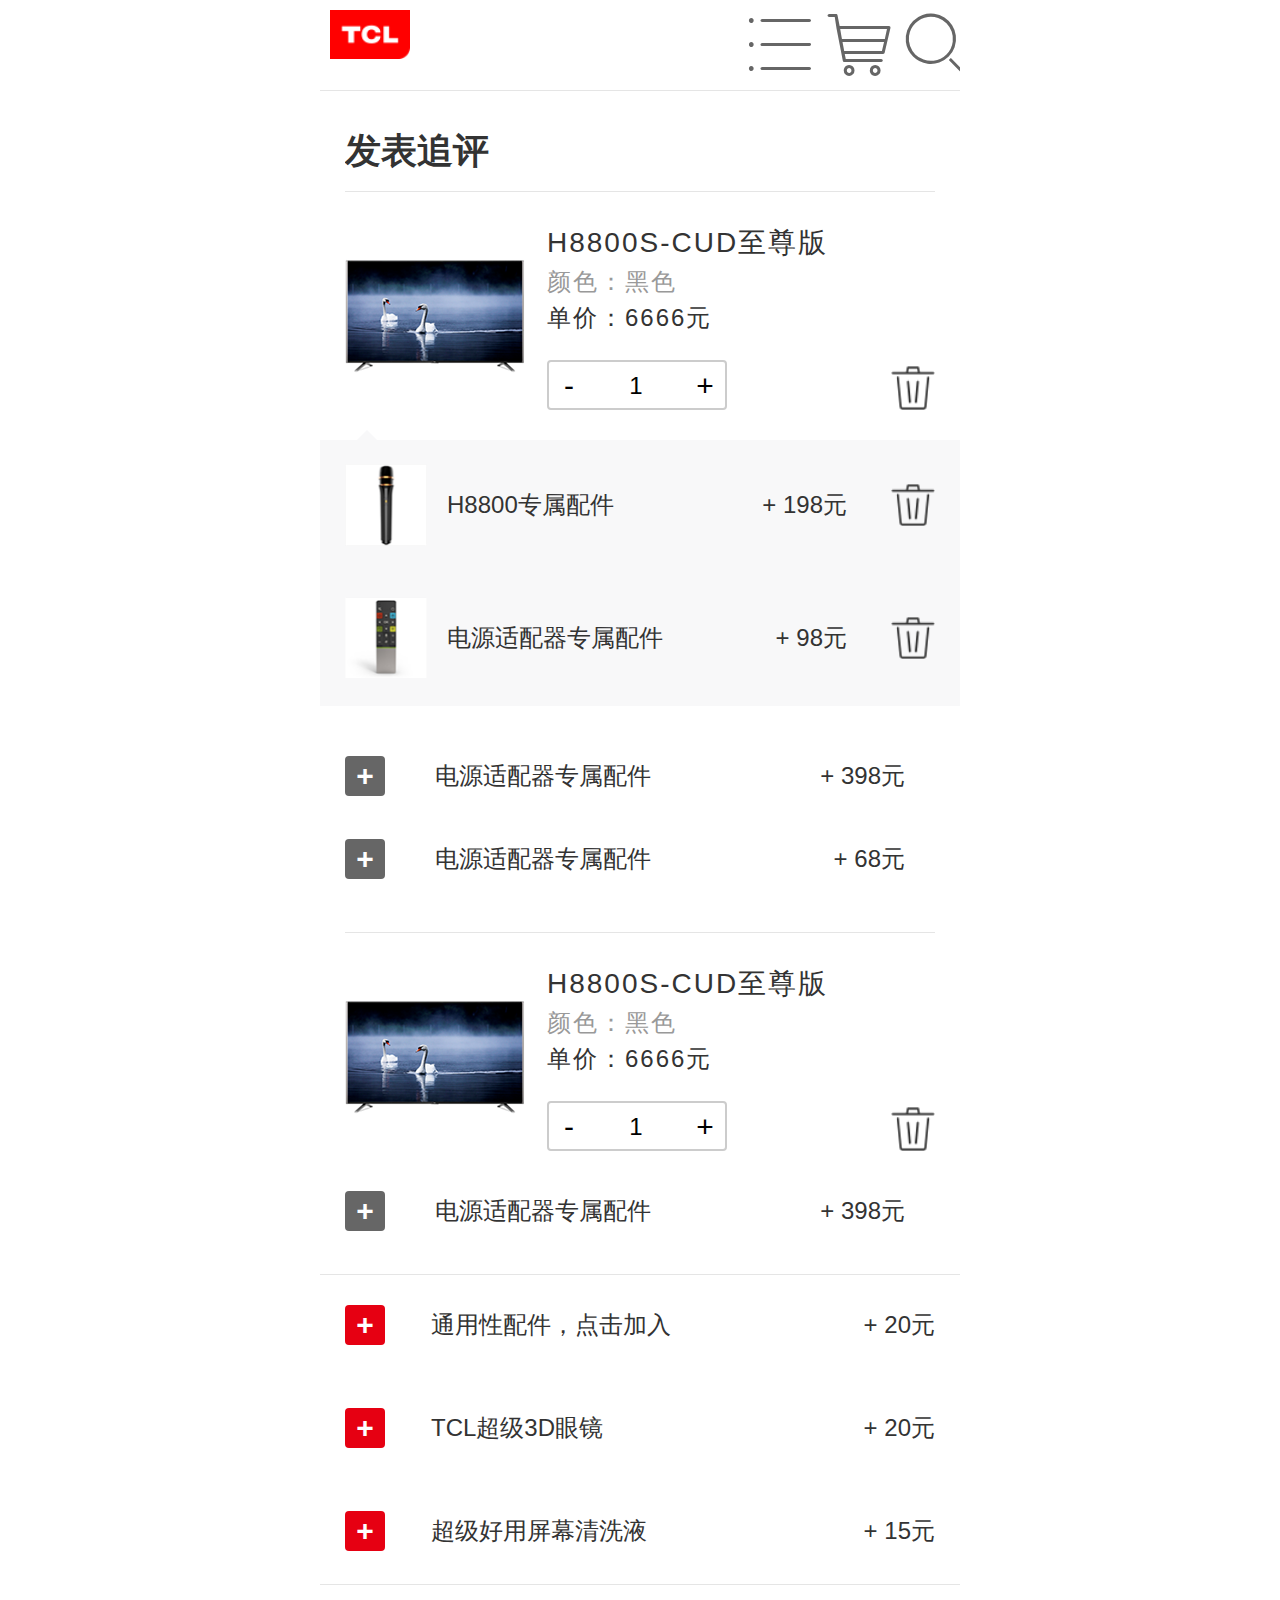
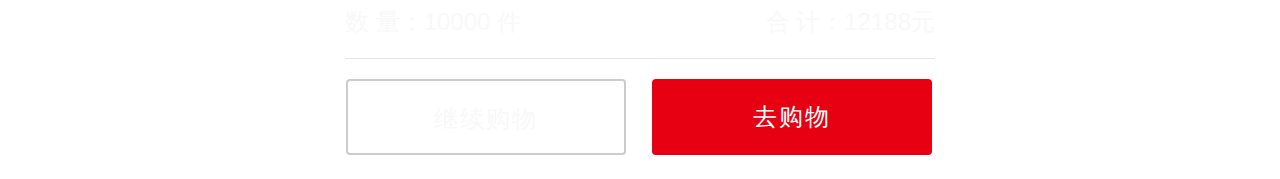
<file: T-05购物节.html>
<!doctype html>
<html>
<head>
<meta http-equiv="Content-Type" content="text/html; charset=utf-8" />
    <meta content="width=device-width,minimum-scale=1.0,maximum-scale=1.0,user-scalable=no" name="viewport">
<title>TCL官方网站</title>
    <link rel="stylesheet" href="less/common.css"/>
    <link rel="stylesheet" href="less/header.css" />
    <link rel="stylesheet" href="less/main.css" />
    <!-- <link rel="stylesheet" href="less/header.css" />
    <link rel="stylesheet" href="less/main.css" />
    <link rel="stylesheet" href="less/common.css" /> -->
    <link rel="stylesheet" rel="stylesheet/css" type="text/css" href="less/widget/idangerous.swiper.css" />
    <script src="js/init.js"></script>
</head>

<body>
    <!-- Top html start -->
    <header class="header bor-bott">
        <img class="fl logo" src="img/logo.png" />
        <div class="fr w80">
            <div class="search">&#xe608</div>
            <div class="cart">&#xe61f</div>
            <div class="nav"> &#xe603</div>
        </div>
    </header>
    <!-- Top html end -->

    <!-- Top shopping_view start -->
    <div class="shopping_view qc">

    <!-- Top Cart01 start -->
    <div class="Cart01 qc">
        <p class="hint bor-bott qc">发表追评</p>
        <dl class="prd_list mg_top28 qc">
            <dt></dt>
            <dd>
                <p class="fs28 color_333">H8800S-CUD至尊版</p>
                <p class="fs24 color_999">颜色：黑色</p>
                <p class="fs24 color_333">单价：6666元</p>
                <div class="cont_sum">
                    <a href="javascript:void(0)" class="fs30 font-wg" onclick="dle()">-</a>
                    <input id="sum" class="fs24" type="text" value="1" maxlength="5">
                    <a href="javascript:void(0)"  class="fs30 font-wg">+</a>
                </div>
                <a href="#" class="recycle"></a>
            </dd>
        </dl>
    </div>
    <!-- Top Cart01 end -->

    <!-- Top trade_view start -->
    <div class="trade_view qc">
        <div class="triangle qc">
            <ul class="qc">
                <li></li>
            </ul>
        </div>
        <div class="consume_slt qc">
            <ul class="qc">
                <li><img src="img/mp.png"/>
                    <p>
                        <span>H8800专属配件</span>
                        <i>+&nbsp;198元</i>
                    </p>
                    <a></a>
                </li>
                <li><img src="img/rc.png"/>
                    <p>
                        <span>电源适配器专属配件</span>
                        <i>+&nbsp;98元</i>
                    </p>
                    <a></a>
                </li>
            </ul>
        </div>
        <div class="add_product qc bor-bott">
            <ul class="addpdt_list qc">
                <li class="mrg20">
                    <a>+</a>
                    <p>
                        <span>电源适配器专属配件</span>
                        <i>+&nbsp;398元</i>
                    </p>
                </li>
                <li class="mrg20">
                    <a>+</a>
                    <p>
                        <span>电源适配器专属配件</span>
                        <i>+&nbsp;68元</i>
                    </p>
                </li>
            </ul>
        </div>
    </div>
    <!-- Top trade_view end -->

    <!-- Top Cart01 start -->
    <div class="Cart01 qc">
        <dl class="prd_list mg_top28 qc">
            <dt></dt>
            <dd>
                <p class="fs28 color_333">H8800S-CUD至尊版</p>
                <p class="fs24 color_999">颜色：黑色</p>
                <p class="fs24 color_333">单价：6666元</p>
                <div class="cont_sum">
                    <a href="javascript:void(0)" class="fs30 font-wg">-</a>
                    <input id="sum1" class="fs24" type="text" value="1" maxlength="5">
                    <a href="javascript:void(0)" class="fs30 font-wg">+</a>
                </div>
                <a href="#" class="recycle"></a>
            </dd>
        </dl>
            <ul class="mrg40 addpdt_list qc">
                <li>
                    <a>+</a>
                    <p>
                        <span>电源适配器专属配件</span>
                        <i>+&nbsp;398元</i>
                    </p>
                </li>
            </ul>
    </div>
    <!-- Top Cart01 end -->

    <!-- Top subjoin start -->
    <div class="subjoin bor-bott bor-top qc">
        <ul class="qc">
            <li>
                <a>+</a>
                <p>
                    <span>通用性配件，点击加入</span>
                    <i>+&nbsp;20元</i>
                </p>
            </li>
            <li>
                <a>+</a>
                <p>
                    <span>TCL超级3D眼镜</span>
                    <i>+&nbsp;20元</i>
                </p>
            </li>
            <li>
                <a>+</a>
                <p>
                    <span>超级好用屏幕清洗液</span>
                    <i>+&nbsp;15元</i>
                </p>
            </li>
        </ul>
    </div>
    <!-- Top subjoin end -->

    <!-- Top clearing start -->
    <div class="clearing">
        <p class="qc bor-bott">
            <span>数&nbsp;量：10000&nbsp;件</span>
            <i>合&nbsp;计：12188元</i>
        </p>
        <div class="indent_sbm qc">
            <a href="javascript:void(0)">继续购物</a>
            <a href="javascript:void(0)" class="active">去购物</a>
        </div>
    </div>
    <!-- Top clearing end -->

    </div>
    <!-- Top shopping_view end -->

    <!--
    <script>
        function add() {
            var i=parseInt(document.getElementById("sum").value);
            return i+=1;
        }
        function inrse(){
            document.getElementById("sum").value = add();
        }
        function detele() {
            var i=parseInt(document.getElementById("sum").value);
            if(i==0){
                return i;
            }else{
                return i-=1;
            }
        }
        function dle(){
            document.getElementById("sum").value = detele();
        }
    </script>

    <script>
        function adds() {
            var i=parseInt(document.getElementById("sum1").value);
            return i+=1;
        }
        function inrses(){
            document.getElementById("sum1").value = adds();
        }
        function deteles() {
            var i=parseInt(document.getElementById("sum1").value);
            if(i==0){
                return i;
            }else{
                return i-=1;
            }
        }
        function dles(){
            document.getElementById("sum1").value = deteles();
        }
    </script>
    -->
<script src="js/jquery-1.10.1.min.js"></script>
<script>
    $(".shopping_view").each(function(){
        var $this=$(this);
        $(".Cart01").mousemove(function(){
           var index=$(this).index();
            var i=parseInt($(this).find(".prd_list dd .cont_sum input").val());
            $(this).find(".prd_list dd .cont_sum a").eq(1).click(function(){
                $(this).siblings("input").val(i+=1);
            });
            $(this).find(".prd_list dd .cont_sum a").eq(0).click(function(){
                if(i==0){
                    $(this).siblings("input").val(0);
                }else{
                    $(this).siblings("input").val(i-=1);
                }
            });
        });
        <!-- submit -->
    });
    $(document).ready(function(){
        $(".indent_sbm a").click(function(){
            $(this).addClass("active").siblings("").removeClass("active");
        });
    });
</script>
</body>
</html>
</file>
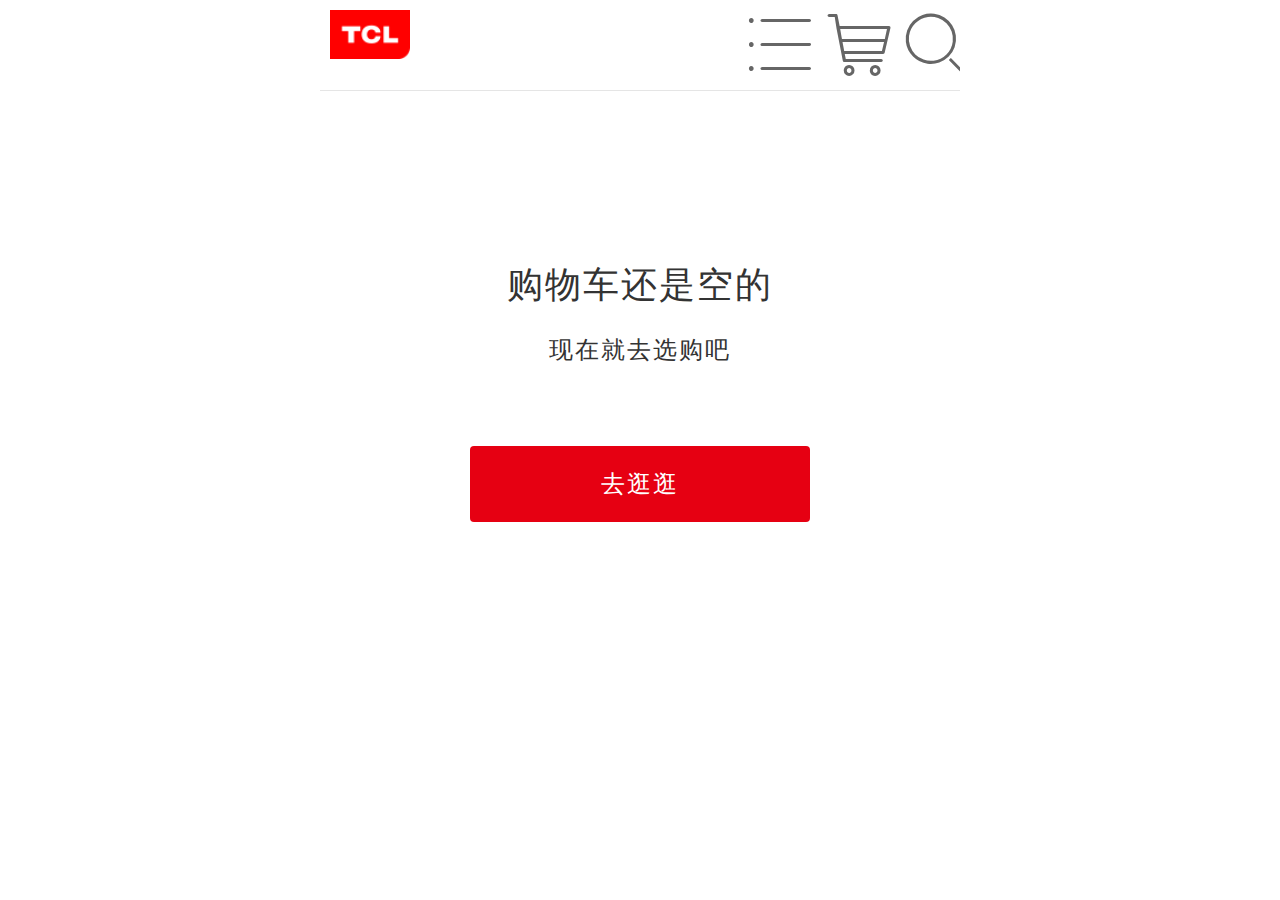
<file: T-05购物车2.html>
<!DOCTYPE html PUBLIC "-//W3C//DTD XHTML 1.0 Transitional//EN" "http://www.w3.org/TR/xhtml1/DTD/xhtml1-transitional.dtd">
<html xmlns="http://www.w3.org/1999/xhtml">
<head>
<meta http-equiv="Content-Type" content="text/html; charset=utf-8" />
    <meta content="width=device-width,minimum-scale=1.0,maximum-scale=1.0,user-scalable=no" name="viewport">
<title>TCL官方网站</title>
    <link rel="stylesheet" href="less/common.css"/>
    <link rel="stylesheet" href="less/header.css" />
    <link rel="stylesheet" href="less/main.css" />
    <!-- <link rel="stylesheet" href="less/header.css" />
    <link rel="stylesheet" href="less/main.css" />
    <link rel="stylesheet" href="less/common.css" /> -->
    <link rel="stylesheet" rel="stylesheet/css" type="text/css" href="less/widget/idangerous.swiper.css" />
    <script src="js/init.js"></script>
</head>
<body>
  <!-- Top html start -->
    <header class="header bor-bott">
        <img class="fl logo" src="img/logo.png" />
        <div class="fr w80">
            <div class="search">&#xe608</div>
            <div class="cart">&#xe61f</div>
            <div class="nav"> &#xe603</div>
        </div>
    </header>
    <!-- Top html end -->

    <!-- Top choose start -->
    <div class="choose qc">
        <p>购物车还是空的</p>
        <span>现在就去选购吧</span>
        <a href="javascript:void(0)">
            去逛逛
        </a>
    </div>
  <!-- Top choose end -->

</body>
</html>
</file>
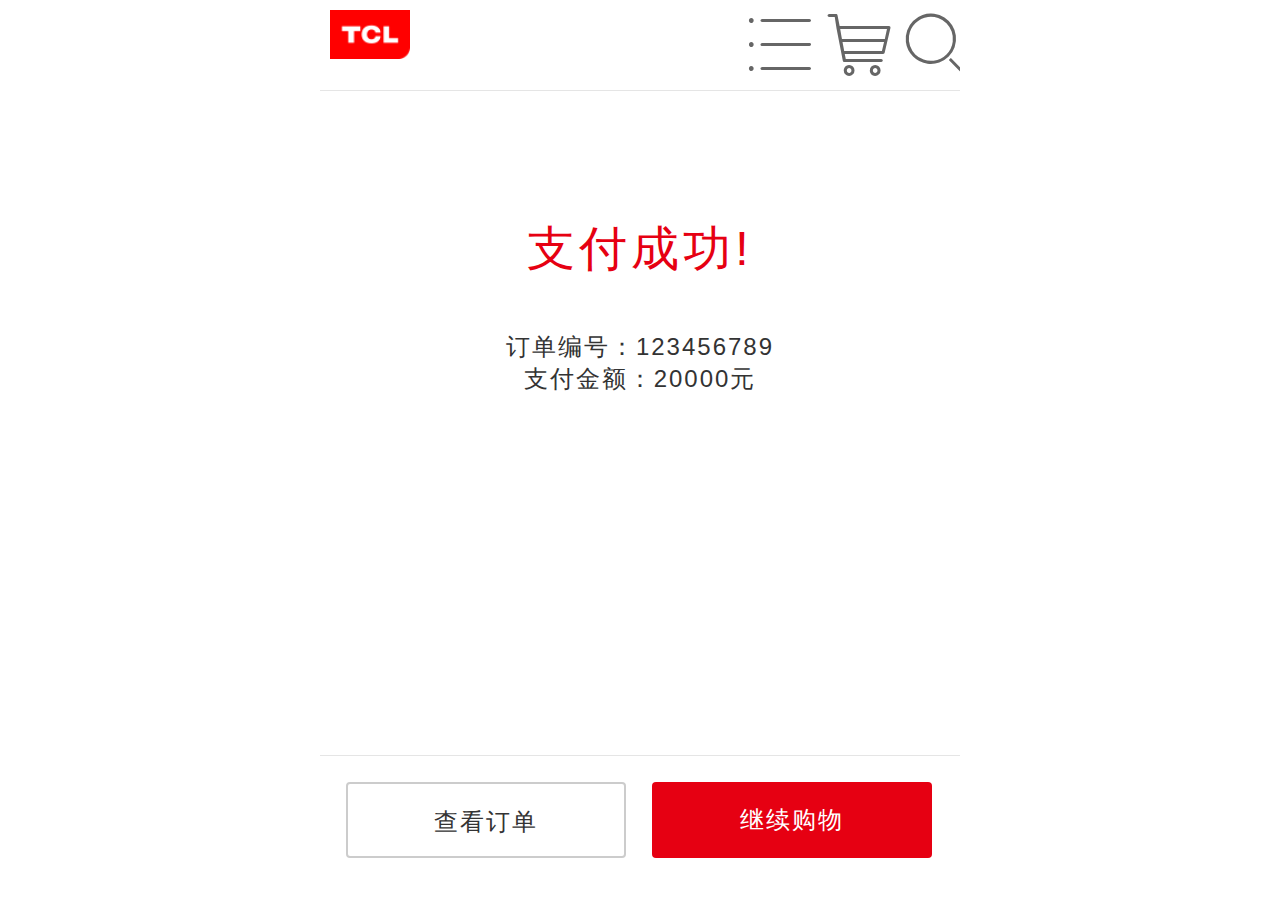
<file: T-05购物车3.html>
<!doctype html>
<html>
<head>
<meta http-equiv="Content-Type" content="text/html; charset=utf-8" />
    <meta content="width=device-width,minimum-scale=1.0,maximum-scale=1.0,user-scalable=no" name="viewport">
<title>TCL官方网站</title>
    <link rel="stylesheet" href="less/common.css"/>
    <link rel="stylesheet" href="less/header.css" />
    <link rel="stylesheet" href="less/main.css" />
    <!-- <link rel="stylesheet" href="less/header.css" />
    <link rel="stylesheet" href="less/main.css" />
    <link rel="stylesheet" href="less/common.css" /> -->
    <link rel="stylesheet" rel="stylesheet/css" type="text/css" href="less/widget/idangerous.swiper.css" />
    <script src="js/init.js"></script>
</head>
<body>
    <!-- Top html start -->
    <header class="header bor-bott">
        <img class="fl logo" src="img/logo.png" />
        <div class="fr w80">
            <div class="search">&#xe608</div>
            <div class="cart">&#xe61f</div>
            <div class="nav"> &#xe603</div>
        </div>
    </header>
    <!-- Top html end -->

    <div class="payment_view">
        <p>支付成功!</p>
        <span>订单编号：123456789</span>
        <span>支付金额：20000元</span>
        <div class="quest_sub bor-top">
            <a href="javascript:void(0)">查看订单</a>
            <a class="active" href="javascript:void(0)">继续购物</a>
        </div>
    </div>
<script src="js/jquery-1.10.1.min.js"></script>
<script>
    $(document).ready(function(){
        $(".quest_sub a").click(function(){
            $(this).addClass("active").siblings("").removeClass("active");
        });
    });
</script>
</body>
</html>
</file>
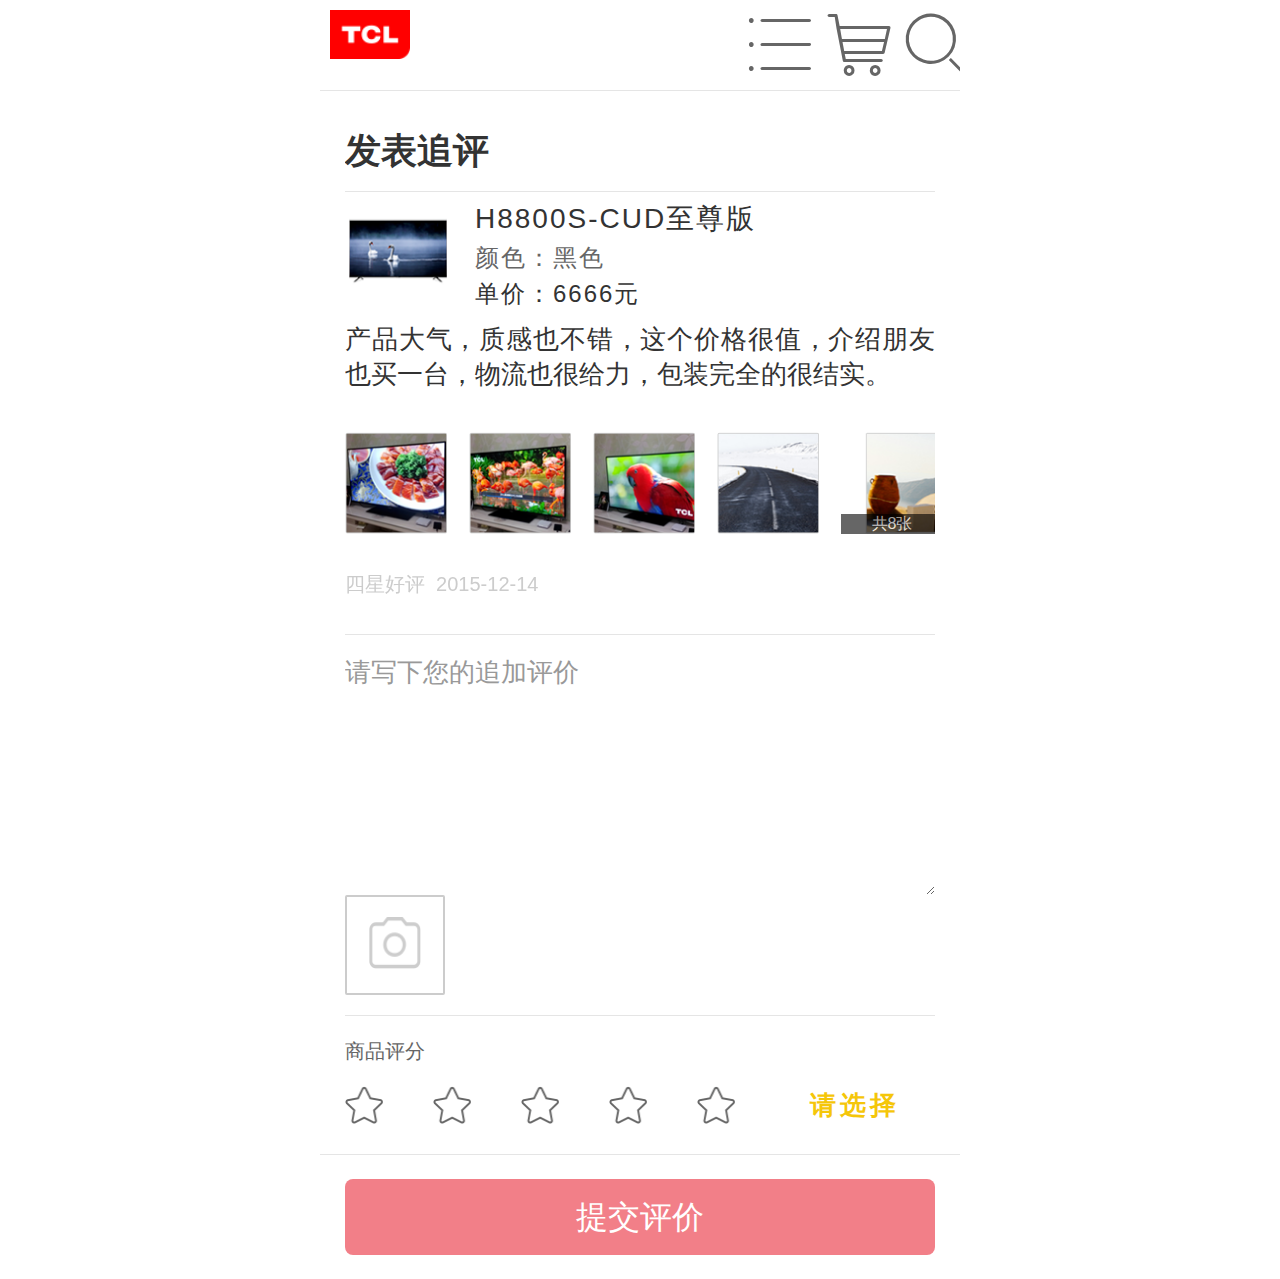
<file: T-11-10追加评论.html>
<!DOCTYPE html PUBLIC "-//W3C//DTD XHTML 1.0 Transitional//EN" "http://www.w3.org/TR/xhtml1/DTD/xhtml1-transitional.dtd">
<html xmlns="http://www.w3.org/1999/xhtml">
<head>
<meta http-equiv="Content-Type" content="text/html; charset=utf-8" />
    <meta content="width=device-width,minimum-scale=1.0,maximum-scale=1.0,user-scalable=no" name="viewport">
<title>T-11-10追加评论</title>
    <link rel="stylesheet" href="less/common.css"/>
    <link rel="stylesheet" href="less/header.css" />
    <link rel="stylesheet" href="less/main.css" />
    <link rel="stylesheet" href="css/swiper-3.2.7.min.css"/>
    <!-- <link rel="stylesheet" href="less/header.css" />
    <link rel="stylesheet" href="less/main.css" />
    <link rel="stylesheet" href="less/common.css" /> -->
    <link rel="stylesheet" rel="stylesheet/css" type="text/css" href="less/widget/idangerous.swiper.css" />
    <script src="js/init.js"></script>
</head>

<body>
<!-- Top html start -->
<header class="header bor-bott">
    <img class="fl logo" src="img/logo.png" />
    <div class="fr w80">
        <div class="search">&#xe608</div>
        <div class="cart">&#xe61f</div>
        <div class="nav"> &#xe603</div>
    </div>
</header>
<!-- Top html end -->

<!-- commentw_view html start -->
<div class="commentw_view qc">
    <p class="hint bor-bott qc">发表追评</p>
    <dl class="prd_list qc">
        <dt></dt>
        <dd>
            <p class="fs28 color_333">H8800S-CUD至尊版</p>
            <p class="fs24 color_666">颜色：黑色</p>
            <p class="fs24 color_333">单价：6666元</p>
        </dd>
    </dl>
    <p class="cmw_cont qc fs26">产品大气，质感也不错，这个价格很值，介绍朋友也买一台，物流也很给力，包装完全的很结实。</p>

    <div class="swiper-container cmw_img qc">
        <ul class="swiper-wrapper qc">
            <li class="swiper-slide"><img src="img/comment/1.png"/></li>
            <li class="swiper-slide"><img src="img/comment/2.png"/></li>
            <li class="swiper-slide"><img src="img/comment/3.png"/></li>
            <li class="swiper-slide"><img src="img/comment/4.png"/></li>
            <li class="swiper-slide"><img src="img/comment/5.png"/><p class="fs16">共8张</p></li>
        </ul>
        <p class="cmw_gr bor-bott qc">四星好评&nbsp;&nbsp;2015-12-14</p>
    </div>

    <div class="megs qc bor-bott">
        <textarea row="7">请写下您的追加评价</textarea>
        <p class="qc"><a href="javascript:void(0)"><img src="img/comment/photo.png"/></a></p>
    </div>

    <div class="bis_cmt qc">
        <p class="qc">商品评分</p>
        <ul>
            <li><img src="img/comment/xing.png"/></li>
            <li><img src="img/comment/xing.png"/></li>
            <li><img src="img/comment/xing.png"/></li>
            <li><img src="img/comment/xing.png"/></li>
            <li><img src="img/comment/xing.png"/></li>
        </ul>
        <span>请选择</span>
    </div>
    </div>
<!-- commentw_view html stop -->

<!-- sub_cmw html start -->
<div class="sub_cmw qc bor-top">
        <a href="javascript:void(0)">提交评价</a>
    </div>
<!-- sub_cmw html stop -->
<script src="js/jquery-1.10.1.min.js"></script>
<script src="js/swiper-3.2.7.jquery.min.js"></script>
<script>
    var mySwiper = new Swiper ('.swiper-container', {
        direction: 'horizontal',
        loop: true,
        slidesPerView: 5,
        paginationClickable: true,
        spaceBetween: 30,
    })
</script>
<script>
    $(document).ready(function(){
       $(".megs textarea").focus(function(){
            $(this).text("").css("color","#333333");
       });
    });
</script>
</body>
</html>
</file>
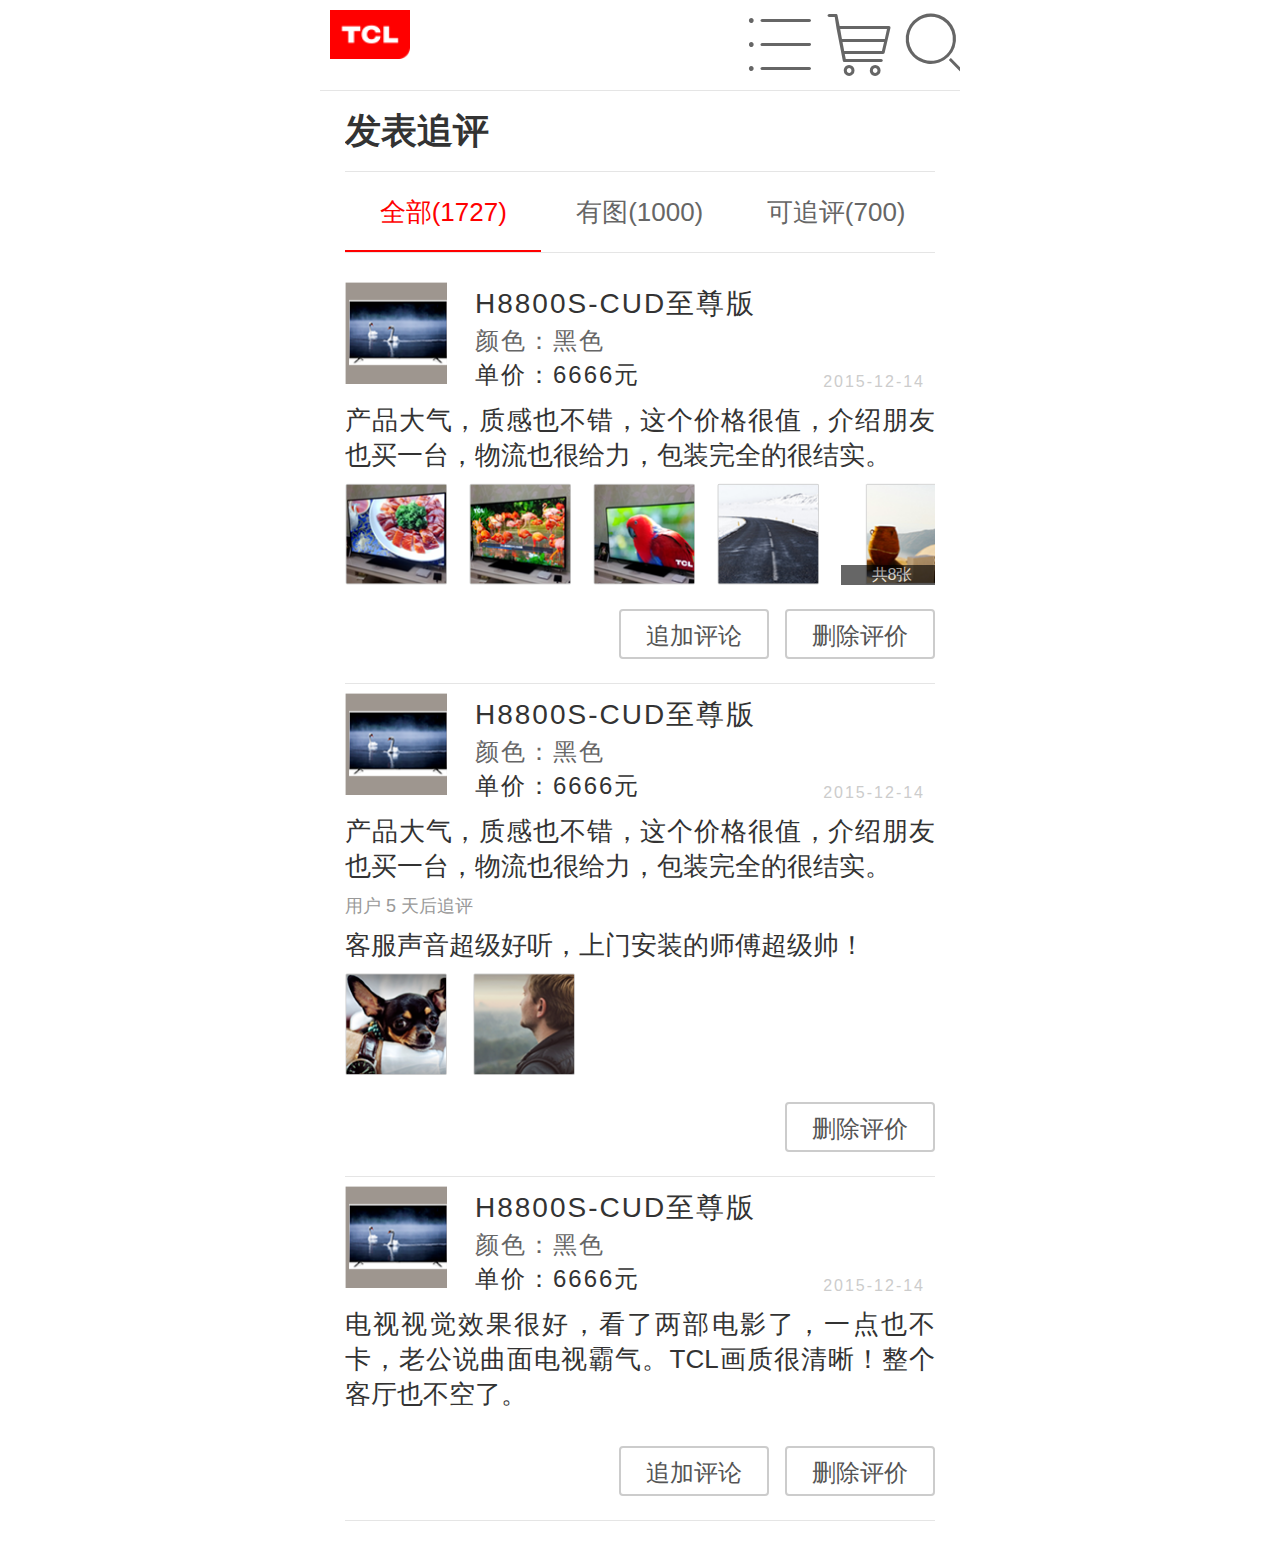
<file: T-11-11我的评价.html>
<!doctype html>
<html>
<head>
<meta http-equiv="Content-Type" content="text/html; charset=utf-8" />
    <meta content="width=device-width,minimum-scale=1.0,maximum-scale=1.0,user-scalable=no" name="viewport">
<title>T-11-11我的评价</title>
    <link rel="stylesheet" href="less/common.css"/>
    <link rel="stylesheet" href="less/header.css" />
    <link rel="stylesheet" href="less/main.css" />
    <link rel="stylesheet" href="css/swiper-3.2.7.min.css"/>
    <!-- <link rel="stylesheet" href="less/header.css" />
    <link rel="stylesheet" href="less/main.css" />
    <link rel="stylesheet" href="less/common.css" /> -->
    <link rel="stylesheet" rel="stylesheet/css" type="text/css" href="less/widget/idangerous.swiper.css" />
    <script src="js/init.js"></script>
</head>
<body>
    <!-- Top html start -->
    <header class="header bor-bott">
        <img class="fl logo" src="img/logo.png" />
        <div class="fr w80">
            <div class="search">&#xe608</div>
            <div class="cart">&#xe61f</div>
            <div class="nav"> &#xe603</div>
        </div>
    </header>
    <!-- Top html end -->

    <div class="slt_view qc">
        <ul class="record bor-bott qc">
        <p class="hint bor-bott qc">发表追评</p>
        <li class="re_active">全部(1727)</li>
        <li>有图(1000)</li>
        <li>可追评(700)</li>
    </ul>
        <div class="user_view qc">
            <div class="user_list qc" style="display: block">
            <div class="myleave qc">
                <dl class="prd_list qc">
                    <dt></dt>
                    <dd>
                        <p class="fs28 color_333">H8800S-CUD至尊版</p>
                        <p class="fs24 color_666">颜色：黑色</p>
                        <p class="fs24 color_333">单价：6666元<span>2015-12-14</span></p>
                    </dd>
                </dl>
                <p class="cmw_cont qc fs26">产品大气，质感也不错，这个价格很值，介绍朋友也买一台，物流也很给力，包装完全的很结实。</p>
                <div class="swiper-container cmw_img qc">
                    <ul class="swiper-wrapper qc">
                        <li class="swiper-slide"><img src="img/comment/1.png"/></li>
                        <li class="swiper-slide"><img src="img/comment/2.png"/></li>
                        <li class="swiper-slide"><img src="img/comment/3.png"/></li>
                        <li class="swiper-slide"><img src="img/comment/4.png"/></li>
                        <li class="swiper-slide"><img src="img/comment/5.png"/><p class="fs16">共8张</p></li>
                    </ul>
                </div>
                <div class="cmw_img qc">
                    <div class="operation bor-bott qc fs24 color_333">
                        <a href="javascript:void(0)">删除评价</a>
                        <a href="javascript:void(0)">追加评论</a>
                    </div>
                </div>
            </div>
            <div class="myleave qc">
                <dl class="prd_list qc">
                    <dt></dt>
                    <dd>
                        <p class="fs28 color_333">H8800S-CUD至尊版</p>
                        <p class="fs24 color_666">颜色：黑色</p>
                        <p class="fs24 color_333">单价：6666元<span>2015-12-14</span></p>
                    </dd>
                </dl>
                <p class="cmw_cont qc fs26">产品大气，质感也不错，这个价格很值，介绍朋友也买一台，物流也很给力，包装完全的很结实。</p>
                <p class="hty_day qc">用户&nbsp;5&nbsp;天后追评</p>
                <p class="cmw_cont qc fs26">客服声音超级好听，上门安装的师傅超级帅！</p>
                <div class="cmw_img qc">
                    <ul class="qc">
                        <li><img src="img/comment/6.png"/></li>
                        <li><img src="img/comment/7.png"/></li>
                    </ul>
                </div>
                <div class="cmw_img qc">
                    <div class="operation bor-bott qc fs24 color_333">
                        <a href="javascript:void(0)">删除评价</a>
                    </div>
                </div>
            </div>
            <div class="myleave qc">
                <dl class="prd_list qc">
                    <dt></dt>
                    <dd>
                        <p class="fs28 color_333">H8800S-CUD至尊版</p>
                        <p class="fs24 color_666">颜色：黑色</p>
                        <p class="fs24 color_333">单价：6666元<span>2015-12-14</span></p>
                    </dd>
                </dl>
                <p class="cmw_cont qc fs26">电视视觉效果很好，看了两部电影了，一点也不卡，老公说曲面电视霸气。TCL画质很清晰！整个客厅也不空了。</p>

                <div class="cmw_img qc">
                    <div class="operation bor-bott qc fs24 color_333">
                        <a href="javascript:void(0)">删除评价</a>
                        <a href="javascript:void(0)">追加评论</a>
                    </div>
                </div>
            </div>
            </div>
            <div class="user_list qc" style="display: none">
                <div class="myleave qc">
                    <dl class="prd_list qc">
                        <dt></dt>
                        <dd>
                            <p class="fs28 color_333">H8800S-CUD至尊版</p>
                            <p class="fs24 color_666">颜色：黑色</p>
                            <p class="fs24 color_333">单价：6666元<span>2015-12-14</span></p>
                        </dd>
                    </dl>
                    <p class="cmw_cont qc fs26">产品大气，质感也不错，这个价格很值，介绍朋友也买一台，物流也很给力，包装完全的很结实。</p>
                    <div class="cmw_img qc">
                        <ul class="qc">
                            <li><img src="img/comment/1.png"/></li>
                            <li><img src="img/comment/2.png"/></li>
                            <li><img src="img/comment/3.png"/></li>
                            <li class="mg_rg"><img src="img/comment/4.png"/></li>
                            <li class="mg_rg"><img src="img/comment/5.png"/><p class="fs16">共8张</p></li>
                        </ul>
                    </div>
                    <div class="cmw_img qc">
                        <div class="operation bor-bott qc fs24 color_333">
                            <a href="javascript:void(0)">删除评价</a>
                            <a href="javascript:void(0)">追加评论</a>
                        </div>
                    </div>
                </div>
                <div class="myleave qc">
                    <dl class="prd_list qc">
                        <dt></dt>
                        <dd>
                            <p class="fs28 color_333">H8800S-CUD至尊版</p>
                            <p class="fs24 color_666">颜色：黑色</p>
                            <p class="fs24 color_333">单价：6666元<span>2015-12-14</span></p>
                        </dd>
                    </dl>
                    <p class="cmw_cont qc fs26">产品大气，质感也不错，这个价格很值，介绍朋友也买一台，物流也很给力，包装完全的很结实。</p>
                    <p class="hty_day qc">用户&nbsp;5&nbsp;天后追评</p>
                    <p class="cmw_cont qc fs26">客服声音超级好听，上门安装的师傅超级帅！</p>
                    <div class="cmw_img qc">
                        <ul class="qc">
                            <li><img src="img/comment/6.png"/></li>
                            <li><img src="img/comment/7.png"/></li>
                        </ul>
                    </div>
                    <div class="cmw_img qc">
                        <div class="operation bor-bott qc fs24 color_333">
                            <a href="javascript:void(0)">删除评价</a>
                        </div>
                    </div>
                </div>
                <div class="myleave qc">
                    <dl class="prd_list qc">
                        <dt></dt>
                        <dd>
                            <p class="fs28 color_333">H8800S-CUD至尊版</p>
                            <p class="fs24 color_666">颜色：黑色</p>
                            <p class="fs24 color_333">单价：6666元<span>2015-12-14</span></p>
                        </dd>
                    </dl>
                    <p class="cmw_cont qc fs26">电视视觉效果很好，看了两部电影了，一点也不卡，老公说曲面电视霸气。TCL画质很清晰！整个客厅也不空了。</p>

                    <div class="cmw_img qc">
                        <div class="operation bor-bott qc fs24 color_333">
                            <a href="javascript:void(0)">删除评价</a>
                            <a href="javascript:void(0)">追加评论</a>
                        </div>
                    </div>
                </div>
            </div>
            <div class="user_list qc" style="display: none">
                <div class="myleave qc">
                    <dl class="prd_list qc">
                        <dt></dt>
                        <dd>
                            <p class="fs28 color_333">H8800S-CUD至尊版</p>
                            <p class="fs24 color_666">颜色：黑色</p>
                            <p class="fs24 color_333">单价：6666元<span>2015-12-14</span></p>
                        </dd>
                    </dl>
                    <p class="cmw_cont qc fs26">产品大气，质感也不错，这个价格很值，介绍朋友也买一台，物流也很给力，包装完全的很结实。</p>
                    <div class="cmw_img qc">
                        <ul class="qc">
                            <li><img src="img/comment/1.png"/></li>
                            <li><img src="img/comment/2.png"/></li>
                            <li><img src="img/comment/3.png"/></li>
                            <li class="mg_rg"><img src="img/comment/4.png"/></li>
                            <li class="mg_rg"><img src="img/comment/5.png"/><p class="fs16">共8张</p></li>
                        </ul>
                    </div>
                    <div class="cmw_img qc">
                        <div class="operation bor-bott qc fs24 color_333">
                            <a href="javascript:void(0)">删除评价</a>
                            <a href="javascript:void(0)">追加评论</a>
                        </div>
                    </div>
                </div>
                <div class="myleave qc">
                    <dl class="prd_list qc">
                        <dt></dt>
                        <dd>
                            <p class="fs28 color_333">H8800S-CUD至尊版</p>
                            <p class="fs24 color_666">颜色：黑色</p>
                            <p class="fs24 color_333">单价：6666元<span>2015-12-14</span></p>
                        </dd>
                    </dl>
                    <p class="cmw_cont qc fs26">产品大气，质感也不错，这个价格很值，介绍朋友也买一台，物流也很给力，包装完全的很结实。</p>
                    <p class="hty_day qc">用户&nbsp;5&nbsp;天后追评</p>
                    <p class="cmw_cont qc fs26">客服声音超级好听，上门安装的师傅超级帅！</p>
                    <div class="cmw_img qc">
                        <ul class="qc">
                            <li><img src="img/comment/6.png"/></li>
                            <li><img src="img/comment/7.png"/></li>
                        </ul>
                    </div>
                    <div class="cmw_img qc">
                        <div class="operation bor-bott qc fs24 color_333">
                            <a href="javascript:void(0)">删除评价</a>
                        </div>
                    </div>
                </div>
                <div class="myleave qc">
                    <dl class="prd_list qc">
                        <dt></dt>
                        <dd>
                            <p class="fs28 color_333">H8800S-CUD至尊版</p>
                            <p class="fs24 color_666">颜色：黑色</p>
                            <p class="fs24 color_333">单价：6666元<span>2015-12-14</span></p>
                        </dd>
                    </dl>
                    <p class="cmw_cont qc fs26">电视视觉效果很好，看了两部电影了，一点也不卡，老公说曲面电视霸气。TCL画质很清晰！整个客厅也不空了。</p>

                    <div class="cmw_img qc">
                        <div class="operation bor-bott qc fs24 color_333">
                            <a href="javascript:void(0)">删除评价</a>
                            <a href="javascript:void(0)">追加评论</a>
                        </div>
                    </div>
                </div>
            </div>
        </div>
    </div>

    <script src="js/jquery-1.10.1.min.js"></script>
    <script src="js/swiper-3.2.7.jquery.min.js"></script>
<script>
    $(".slt_view").each(function(){
        var $this=$(this);
        $(this).find(".record li").click(function(){
            var index=$(this).index();
            $(this).addClass("re_active").siblings("").removeClass("re_active");
            $this.find(".user_view .user_list").eq(index-1).show().siblings(".user_list").hide();
        });
    });
</script>
<script>
    var mySwiper = new Swiper ('.swiper-container', {
        direction: 'horizontal',
        loop: true,
        slidesPerView: 5,
        paginationClickable: true,
        spaceBetween: 30,
    })
</script>
</body>
</html>
<!--

-->
</file>
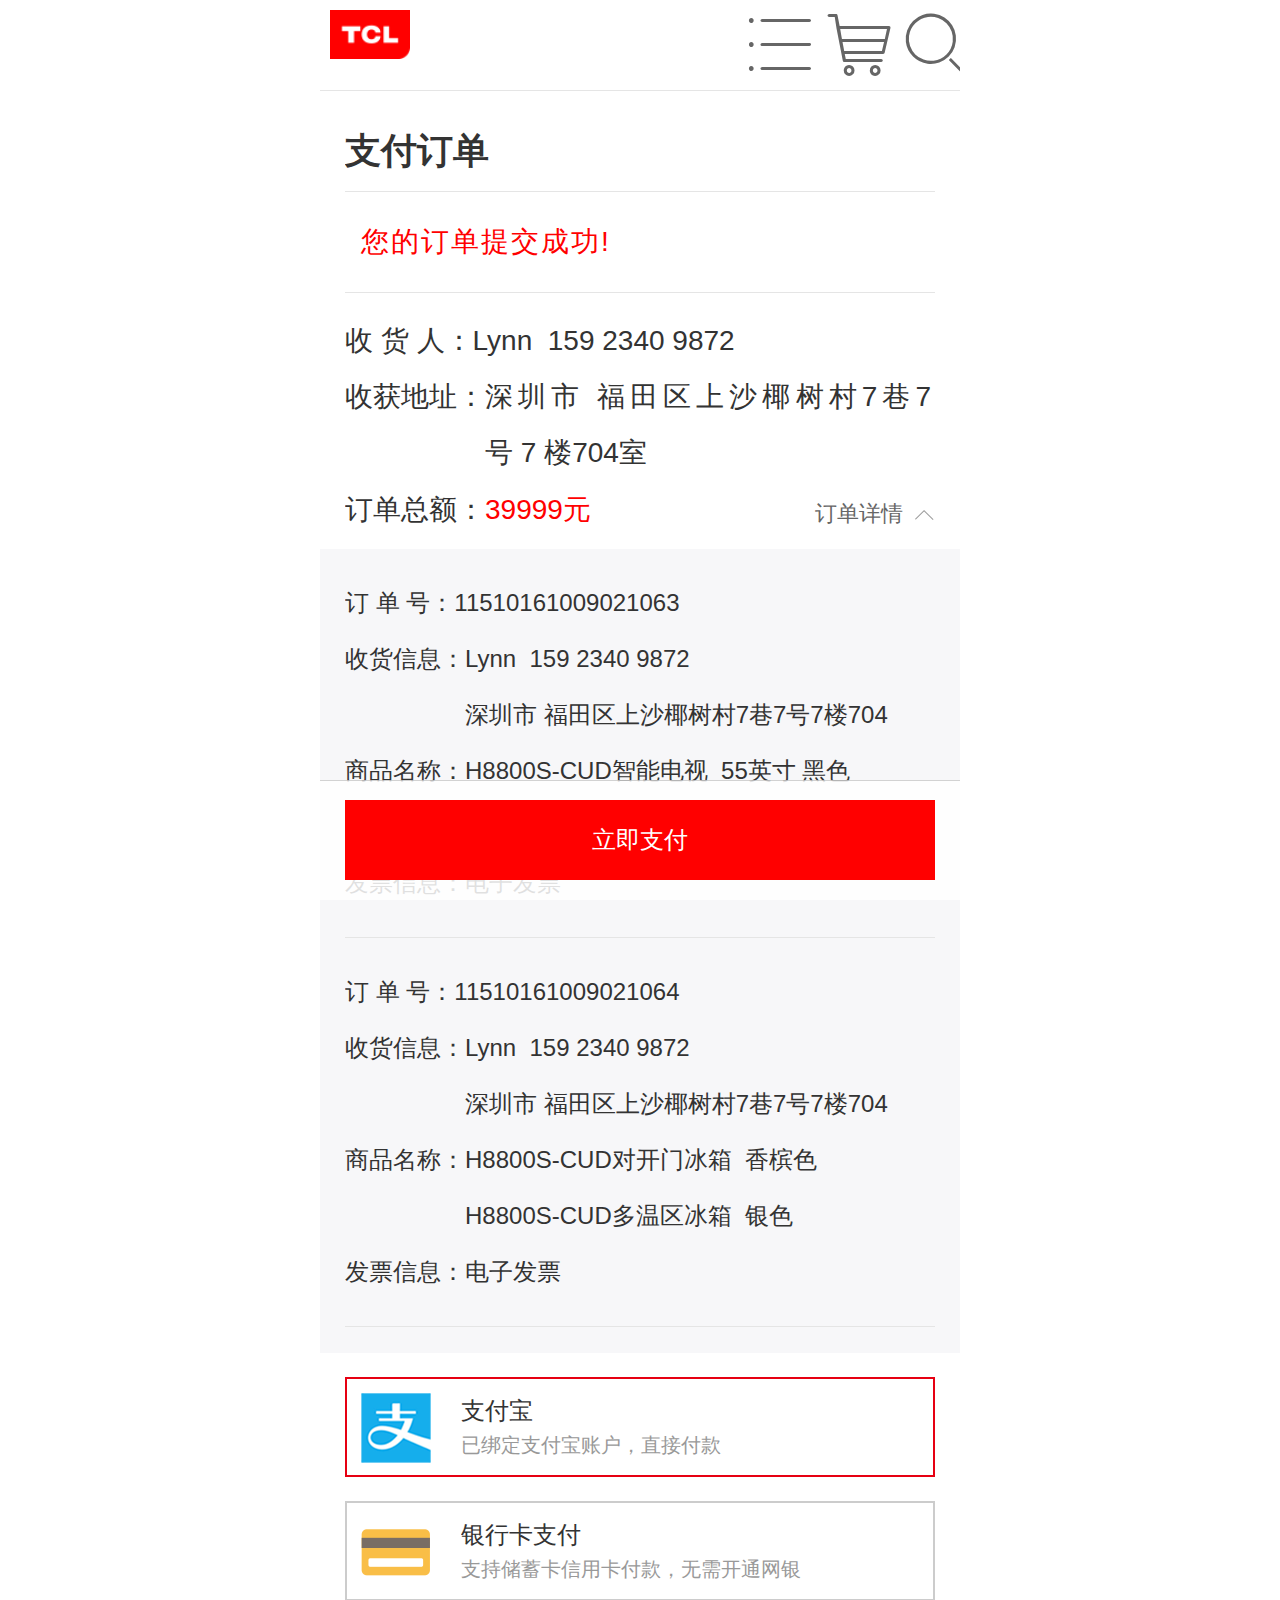
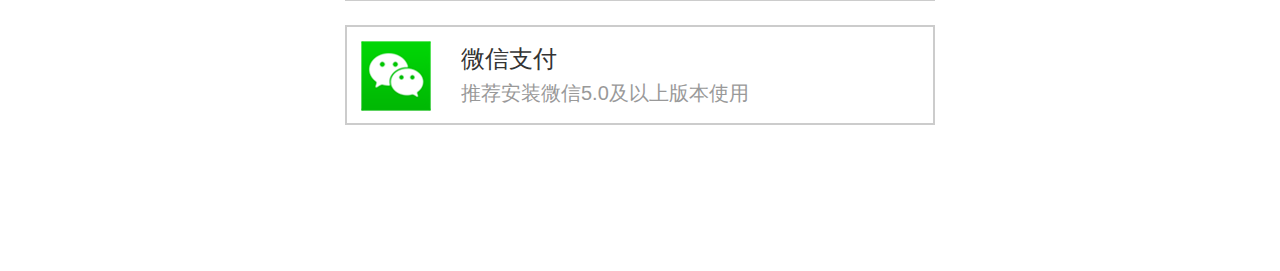
<file: T-16支付页面-02.html>
<!doctype html>
<html xmlns="http://www.w3.org/1999/html">
<head>
<meta http-equiv="Content-Type" content="text/html; charset=utf-8" />
    <meta content="width=device-width,minimum-scale=1.0,maximum-scale=1.0,user-scalable=no" name="viewport">
<title>TCL官方网站</title>
    <link rel="stylesheet" href="less/common.css"/>
    <link rel="stylesheet" href="less/header.css" />
    <link rel="stylesheet" href="less/main.css" />
    <!-- <link rel="stylesheet" href="less/header.css" />
    <link rel="stylesheet" href="less/main.css" />
    <link rel="stylesheet" href="less/common.css" /> -->
    <link rel="stylesheet" rel="stylesheet/css" type="text/css" href="less/widget/idangerous.swiper.css" />
    <script src="js/init.js"></script>
</head>

<body>

    <!-- Top html start -->
    <header class="header bor-bott">
        <img class="fl logo" src="img/logo.png" />
        <div class="fr w80">
            <div class="search">&#xe608</div>
            <div class="cart">&#xe61f</div>
            <div class="nav"> &#xe603</div>
        </div>
    </header>
    <!-- Top html end -->

    <!-- Top payment_two start -->
    <div class="payment_two qc">
        <div class="indent_view qc">
            <p class="indent_tle bor-bott qc">支付订单</p>
            <p class="indent_rtn bor-bott qc">您的订单提交成功!</p>
            <div class="indent_info qc">
                <p class="name qc">收&nbsp;货&nbsp;人：<span>Lynn&nbsp;&nbsp;159&nbsp;2340&nbsp;9872</span></p>
                <p class="address qc">
                    <span>收获地址：</span>
                    <i>深圳市&nbsp;福田区上沙椰树村7巷7号&nbsp;7&nbsp;楼704室</i>
                </p>
                <p class="rental qc">
                    <span>订单总额：</span>
                    <i>39999元</i>
                    <a href="javascript:void (0)">订单详情&nbsp;<i></i></a>
                </p>
            </div>
        </div>
        <div class="indent_list qc">
            <ul class="qc">
                <li>
                    <p class="num qc">订&nbsp;单&nbsp;号：<span>11510161009021063</span></p>
                    <p class="info qc">
                        <span>收货信息：</span>
                        <i>Lynn&nbsp;&nbsp;159&nbsp;2340&nbsp;9872<br/>深圳市&nbsp;福田区上沙椰树村7巷7号7楼704</i>
                    </p>
                    <p class="name qc">
                        <span>商品名称：</span>
                        <i>H8800S-CUD智能电视&nbsp;&nbsp;55英寸&nbsp;黑色<br/>
                           H8800S-CUD智能电视&nbsp;&nbsp;65英寸&nbsp;黑色
                        </i>
                    </p>
                    <p class="invoice qc">发票信息：<span>电子发票</span></p>
                </li>
                <li>
                    <p class="num qc">订&nbsp;单&nbsp;号：<span>11510161009021064</span></p>
                    <p class="info qc">
                        <span>收货信息：</span>
                        <i>Lynn&nbsp;&nbsp;159&nbsp;2340&nbsp;9872<br/>深圳市&nbsp;福田区上沙椰树村7巷7号7楼704</i>
                    </p>
                    <p class="name qc">
                        <span>商品名称：</span>
                        <i>H8800S-CUD对开门冰箱&nbsp;&nbsp;香槟色<br/>
                           H8800S-CUD多温区冰箱&nbsp;&nbsp;银色
                        </i>
                    </p>
                    <p class="invoice qc">发票信息：<span>电子发票</span></p>
                </li>
            </ul>
        </div>
        <div class="manne">
            <ul class="qc">
                <li class="active">
                    <img src="img/zhifu.png"/>
                    <p>
                        <span>支付宝</span>
                        <i>已绑定支付宝账户，直接付款</i>
                    </p>
                </li>
                <li>
                    <img src="img/yinxing.png"/>
                    <p>
                        <span>银行卡支付</span>
                        <i>支持储蓄卡信用卡付款，无需开通网银</i>
                    </p>
                </li>
                <li>
                    <img src="img/weixin.png"/>
                    <p>
                        <span>微信支付</span>
                        <i>推荐安装微信5.0及以上版本使用</i>
                    </p>
                </li>
            </ul>
        </div>
        <div class="submit_btn" href="javascript:void(0)">立即支付</div>
        <div class="submit_view"></div>
    </div>
    <!-- Top payment_two end -->

<script src="js/jquery-1.10.1.min.js"></script>
<script>
    $(document).ready(function(){
        $(".rental").click(function(){
            $(".indent_list").toggle();
        });
    });

    $(".payment_two").each(function(){
        $(this).find(".manne ul li").click(function(){
            $(this).addClass("active").siblings("").removeClass("active");
        });
    });

</script>
</body>
</html>
</file>
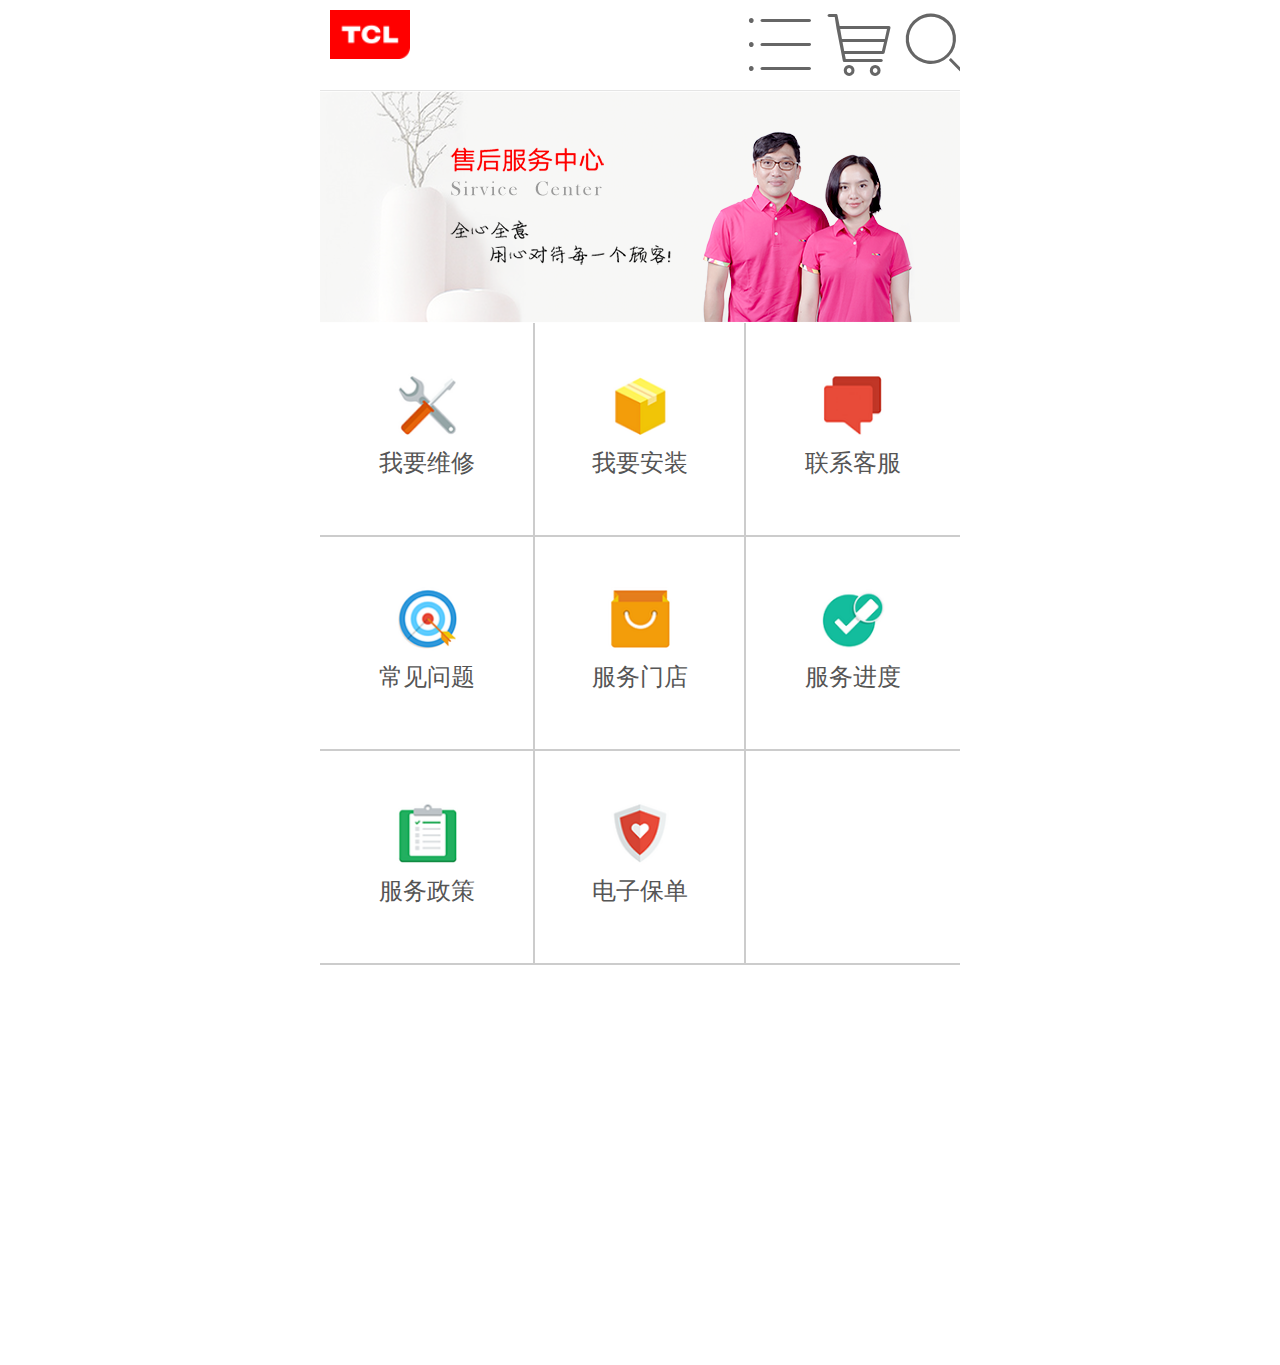
<file: T-17  服务 2.html>
<!DOCTYPE html PUBLIC "-//W3C//DTD XHTML 1.0 Transitional//EN" "http://www.w3.org/TR/xhtml1/DTD/xhtml1-transitional.dtd">
<html xmlns="http://www.w3.org/1999/xhtml">
<head>
<meta http-equiv="Content-Type" content="text/html; charset=utf-8" />
    <meta content="width=device-width,minimum-scale=1.0,maximum-scale=1.0,user-scalable=no" name="viewport">
<title>TCL官方网站</title>
    <link rel="stylesheet" href="less/common.css"/>
    <link rel="stylesheet" href="less/header.css" />
    <link rel="stylesheet" href="less/main.css" />
    <!-- <link rel="stylesheet" href="less/header.css" />
    <link rel="stylesheet" href="less/main.css" />
    <link rel="stylesheet" href="less/common.css" /> -->
    <link rel="stylesheet" rel="stylesheet/css" type="text/css" href="less/widget/idangerous.swiper.css" />
    <script src="js/init.js"></script>
</head>
<!-- Top html start -->
<header class="header bor-bott">
    <img class="fl logo" src="img/logo.png" />
    <div class="fr w80">
        <div class="search">&#xe608</div>
        <div class="cart">&#xe61f</div>
        <div class="nav"> &#xe603</div>
    </div>
</header>
<!-- Top html end -->

<!-- banner start -->
<div class="banner qc"><img src="img/server/banner.png"/></div>
<!-- banner end-->

<!-- content start -->
<div class="list_view qc">
    <ul class="qc">
        <li><a href="javascript:viod(0)"><img src="img/server/weixiu.png"/><p>我要维修</p></a></li>
        <li><a href="javascript:viod(0)"><img src="img/server/install.png"/><p>我要安装</p></a></li>
        <li><a href="javascript:viod(0)"><img src="img/server/client.png"/><p>联系客服</p></a></li>
    </ul>
    <ul class="qc">
        <li><a href="javascript:viod(0)"><img src="img/server/wenti.png"/><p>常见问题</p></a></li>
        <li><a href="javascript:viod(0)"><img src="img/server/mendian.png"/><p>服务门店</p></a></li>
        <li><a href="javascript:viod(0)"><img src="img/server/jindu.png"/><p>服务进度</p></a></li>
    </ul>
    <ul class="qc">
        <li><a href="javascript:viod(0)"><img src="img/server/zc.png"/><p>服务政策</p></a></li>
        <li><a href="javascript:viod(0)"><img src="img/server/baodan.png"/><p>电子保单</p></a></li>
        <li><a href="javascript:viod(0)"><p></p></a></li>
    </ul>
</div>
<!-- content end -->

<body>
</body>
</html>
</file>
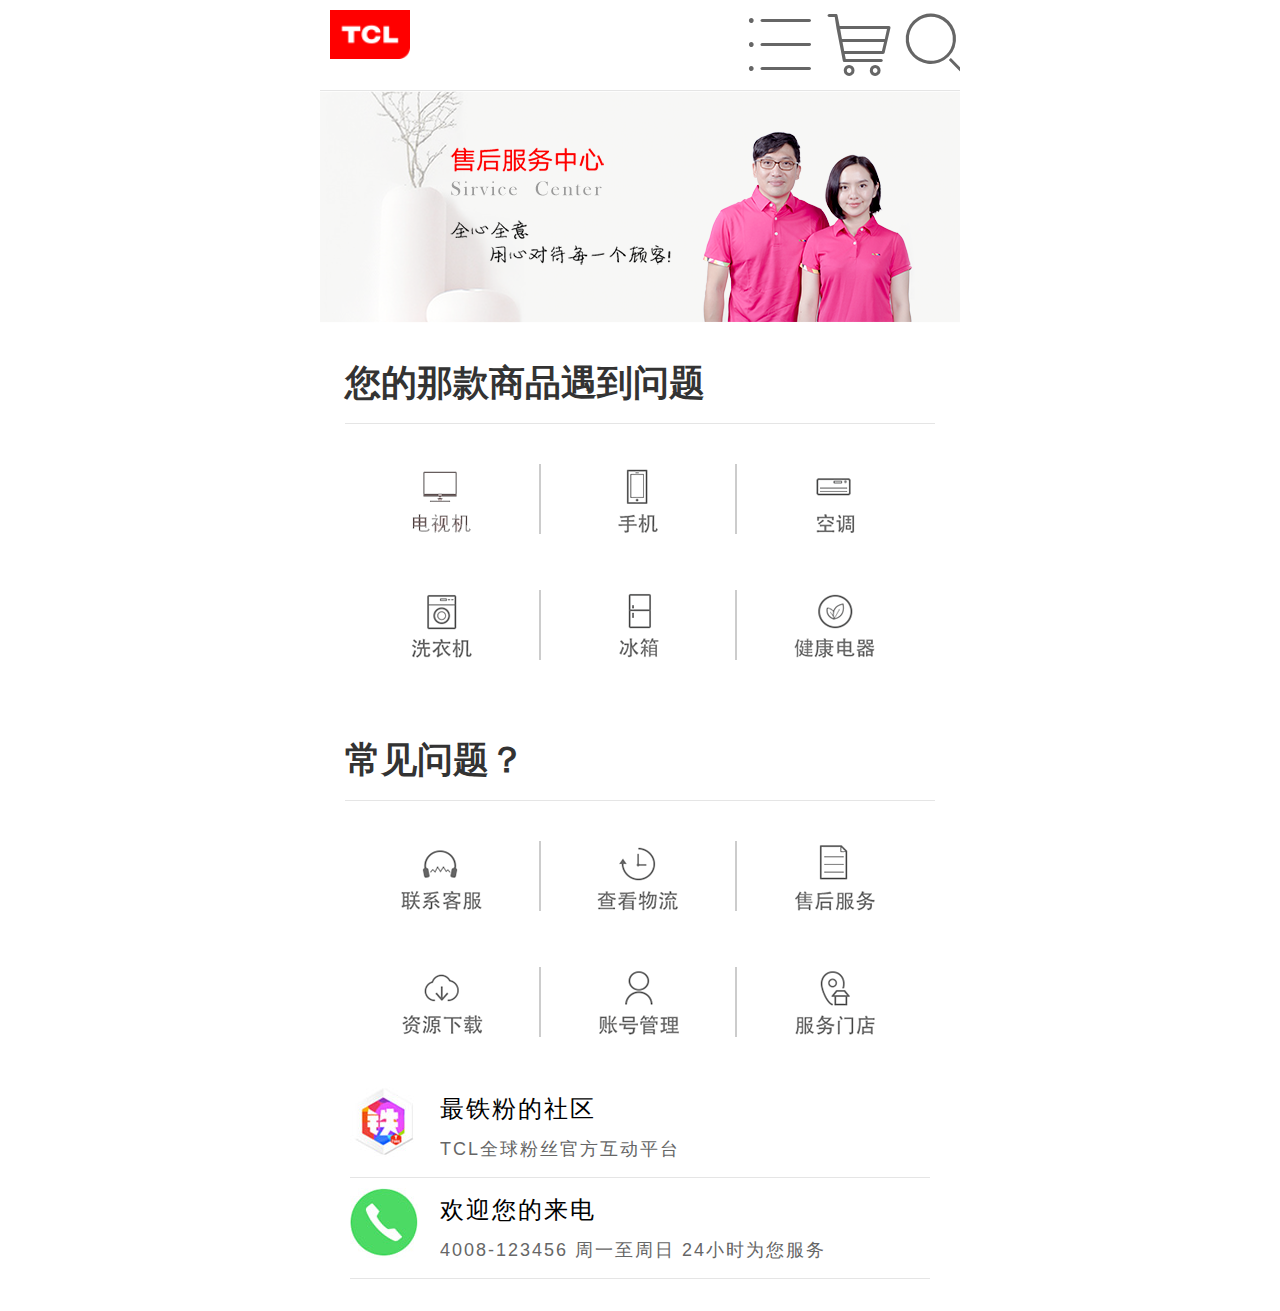
<file: T-17  服务.html>
<!DOCTYPE html PUBLIC "-//W3C//DTD XHTML 1.0 Transitional//EN" "http://www.w3.org/TR/xhtml1/DTD/xhtml1-transitional.dtd">
<html xmlns="http://www.w3.org/1999/xhtml">
<head>
	<meta charset="UTF-8">
	<meta content="width=device-width,minimum-scale=1.0,maximum-scale=1.0,user-scalable=no" name="viewport">
<title>TCL官方网站</title>
	<link rel="stylesheet" href="less/common.css"/>
	<link rel="stylesheet" href="less/header.css" />
	<link rel="stylesheet" href="less/main.css" />
	<!-- <link rel="stylesheet" href="less/header.css" />
    <link rel="stylesheet" href="less/main.css" />
    <link rel="stylesheet" href="less/common.css" /> -->
<link rel="stylesheet" rel="stylesheet/css" type="text/css" href="less/widget/idangerous.swiper.css" />
    <script src="js/init.js"></script>
</head>
<body>
<!-- Top html start -->
<header class="header bor-bott">
	<img class="fl logo" src="img/logo.png" />
	<div class="fr w80">
		<div class="search">&#xe608</div>
		<div class="cart">&#xe61f</div>
		<div class="nav"> &#xe603</div>
	</div>
</header>
<!-- Top html end -->

	<!-- banner start -->
	<div class="banner qc"><img src="img/server/banner.png"/></div>
	<!-- banner end-->

	<!-- content start -->
	<div class="m-server qc">
		<p class="hint bor-bott qc">您的那款商品遇到问题</p>
		<div class="tools qc">
			<ul class="qc">
				<li><a href="#"><img src="img/server/1.png"/></a></li>
				<span></span>
				<li><a href="#"><img src="img/server/2.png"/></a></li>
				<span></span>
				<li><a href="#"><img src="img/server/3.png"/></a></li>
				<li><a href="#"><img src="img/server/4.png"/></a></li>
				<span></span>
				<li><a href="#"><img src="img/server/5.png"/></a></li>
				<span></span>
				<li><a href="#"><img src="img/server/6.png"/></a></li>
			</ul>
		</div>
		<p class="hint bor-bott qc">常见问题？</p>
		<div class="tools qc">
			<ul class="qc">
				<li><a href="#"><img src="img/server/7.png"/></a></li>
				<span></span>
				<li><a href="#"><img src="img/server/8.png"/></a></li>
				<span></span>
				<li><a href="#"><img src="img/server/9.png"/></a></li>
				<li><a href="#"><img src="img/server/10.png"/></a></li>
				<span></span>
				<li><a href="#"><img src="img/server/11.png"/></a></li>
				<span></span>
				<li><a href="#"><img src="img/server/12.png"/></a></li>
			</ul>
		</div>
		<dl class="qc bor-bott">
			<dt><img src="img/server/login.jpg"/></dt>
			<dd>
				<p class="dd_tle">最铁粉的社区</p>
				<p class="dd_cont">TCL全球粉丝官方互动平台</p>
			</dd>
		</dl>
		<dl class="qc bor-bott">
			<dt><img src="img/server/tel.jpg"/></dt>
			<dd>
				<p class="dd_tle">欢迎您的来电</p>
				<p class="dd_cont">4008-123456 周一至周日 24小时为您服务</p>
			</dd>
		</dl>
	</div>
	<!-- content end -->
</body>
</html>
</file>
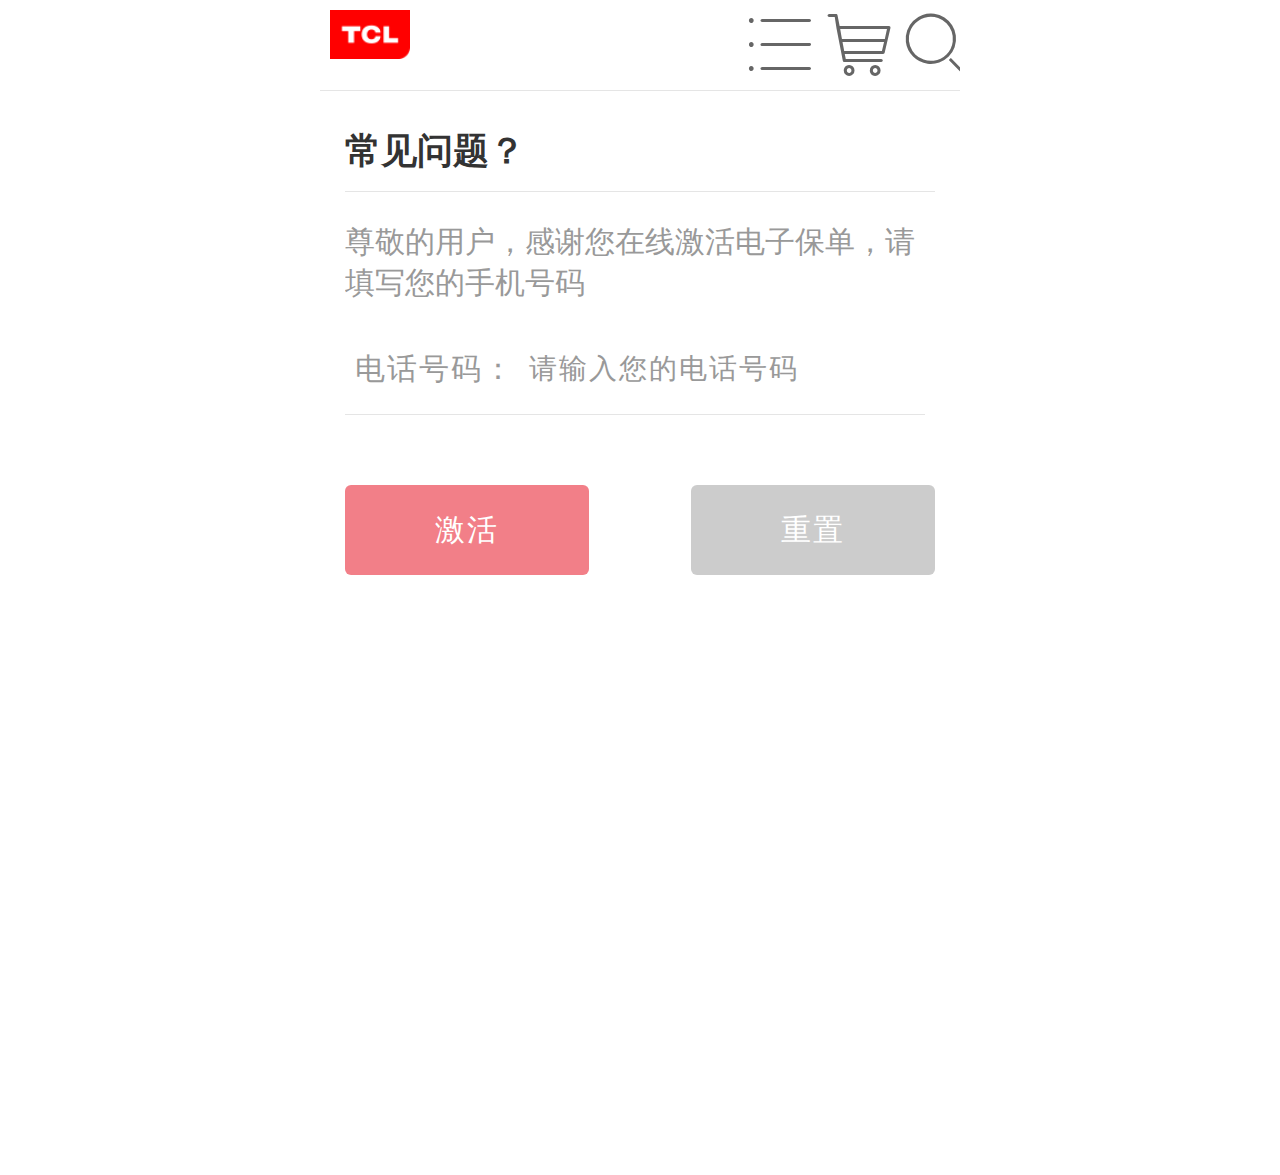
<file: T-17-4电子表单.html>
<!doctype html>
<html>
<head>
<meta http-equiv="Content-Type" content="text/html; charset=utf-8" />
    <meta content="width=device-width,minimum-scale=1.0,maximum-scale=1.0,user-scalable=no" name="viewport">
<title>TCL官方网站</title>
    <link rel="stylesheet" href="less/common.css"/>
    <link rel="stylesheet" href="less/header.css" />
    <link rel="stylesheet" href="less/main.css" />
    <!-- <link rel="stylesheet" href="less/header.css" />
    <link rel="stylesheet" href="less/main.css" />
    <link rel="stylesheet" href="less/common.css" /> -->
    <link rel="stylesheet" rel="stylesheet/css" type="text/css" href="less/widget/idangerous.swiper.css" />
    <script src="js/init.js"></script>
    <script src="js/jquery-1.10.1.min.js"></script>
<title>T-17-4电子表单</title>
</head>

<body>
    <!-- Top html start -->
    <header class="header bor-bott">
        <img class="fl logo" src="img/logo.png" />
        <div class="fr w80">
            <div class="search">&#xe608</div>
            <div class="cart">&#xe61f</div>
            <div class="nav"> &#xe603</div>
        </div>
    </header>
    <!-- Top html end -->

    <!-- Top atform start -->
    <div class="atform qc">
    <p class="hint bor-bott qc">常见问题？</p>
    <p class="cont">尊敬的用户，感谢您在线激活电子保单，请填写您的手机号码</p>
        <div class="iphone bor-bott qc">
            <span>电话号码：</span>
            <input type="text" placeholder="请输入您的电话号码" maxlength="13">
        </div>
        <div class="tel_btn qc">
            <a class="activate active">激活</a>
            <a class="reset">重置</a>
        </div>
    </div>
    <!-- Top atform end -->
<script>
$(".atform").each(function(){
    $(this).find(".tel_btn a").click(function(){
       $(this).addClass("active").siblings("").removeClass("active");
    });
    $(".iphone input").focus(function(){
       $(this).css("color","#333333");
    });
});
</script>
</body>
</html>
</file>
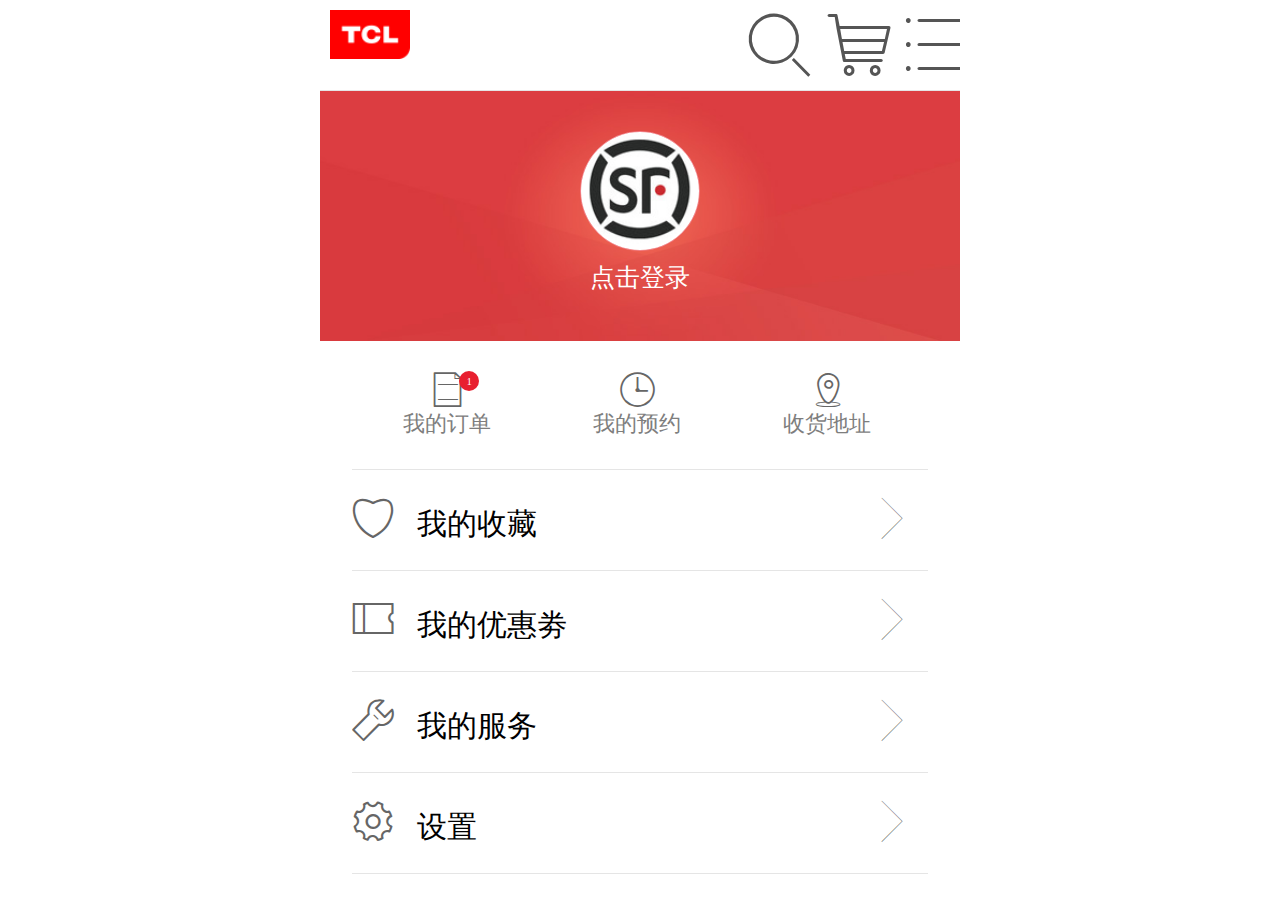
<file: 个人中心T-11.html>
<!DOCTYPE html>
<html>
<head>
	<meta charset="UTF-8">
	<title>TCL官方网站</title>

<!-- <link rel="stylesheet/less" type="text/css" href="less/header.less" />
<link rel="stylesheet/less" type="text/css" href="less/main.less" /> 
<script src="js/less.min.js" type="text/javascript"></script> -->
<link rel="stylesheet" href="less/header.css" />
<link rel="stylesheet" href="less/main.css" />
<link rel="stylesheet" href="less/common.css" />
<link rel="stylesheet" rel="stylesheet/css" type="text/css" href="less/widget/idangerous.swiper.css" />	
<script src="js/init.js"></script>
<style>


</style>
</head>
<body>
	<!-- Top html start -->
	<header class="header bor-bott">
		<img class="fl logo" src="img/logo.png" />
		<div class="fr w80">
			<a href="#"><div class="search">&#xe603</div></a>
			<a href="#"><div class="cart">&#xe61f</div></a>
			<a href="#"><div class="nav">&#xe608</div></a>		
		</div>
	</header>
<!-- 头像 start -->
<div class="m_person">
  <div class="m_person_header">
    <img src="img/nav/wuliu_server.jpg">
  </div>
  <p>点击登录</p>
</div>
<!-- 头像 end -->  
<!-- 个人项目 start -->
<div class="m_person_info w90 bor-bott">
  <ul>
    <li>
      <div class="icon">
        &#xe604
        <span class="circle">1</span>
      </div>
      <p>我的订单</p>
    </li>
    <li>
      <div class="icon">
        &#xe60e
      </div>
      <p>我的预约</p>
    </li>
    <li>
      <div class="icon">
        &#xe615
      </div>
      <p>收货地址</p>
    </li>        
  </ul>
</div>
<!-- 个人项目 end -->
<!-- 个人项目 垂直 start -->
<div class="m_person_item w90">
 <a href="#" title="我的收藏">
  <div class="row bor-bott">
    <div class="fl">
      <span class="icon">&#xe627</span>
      我的收藏
      
    </div>
    <div class="fr">
    <span class="icon">&#xe62a</span>
    </div>
  </div>
  </a>
   <a href="#" title="我的优惠劵">
  <div class="row bor-bott">
    <div class="fl">
      <span class="icon">&#xe624</span>
      我的优惠劵
    </div>
    <div class="fr">
    <span class="icon">&#xe62a</span>
    </div>
  </div>
  </a>
  <a href="#" title="我的服务">
  <div class="row bor-bott">
    <div class="fl">
      <span class="icon">&#xe60a</span>
      我的服务
    </div>
    <div class="fr">
    <span class="icon">&#xe62a</span>
    </div>
  </div>
  </a>
  <a href="#" title="设置">
  <div class="row bor-bott">
    <div class="fl">
      <span class="icon">&#xe628</span>
      设置
    </div>
    <div class="fr">
    <span class="icon">&#xe62a</span>
    </div>
  </div>   
  </a>   
</div>
<!-- 个人项目 垂直 end -->
</body>
</html>
</file>
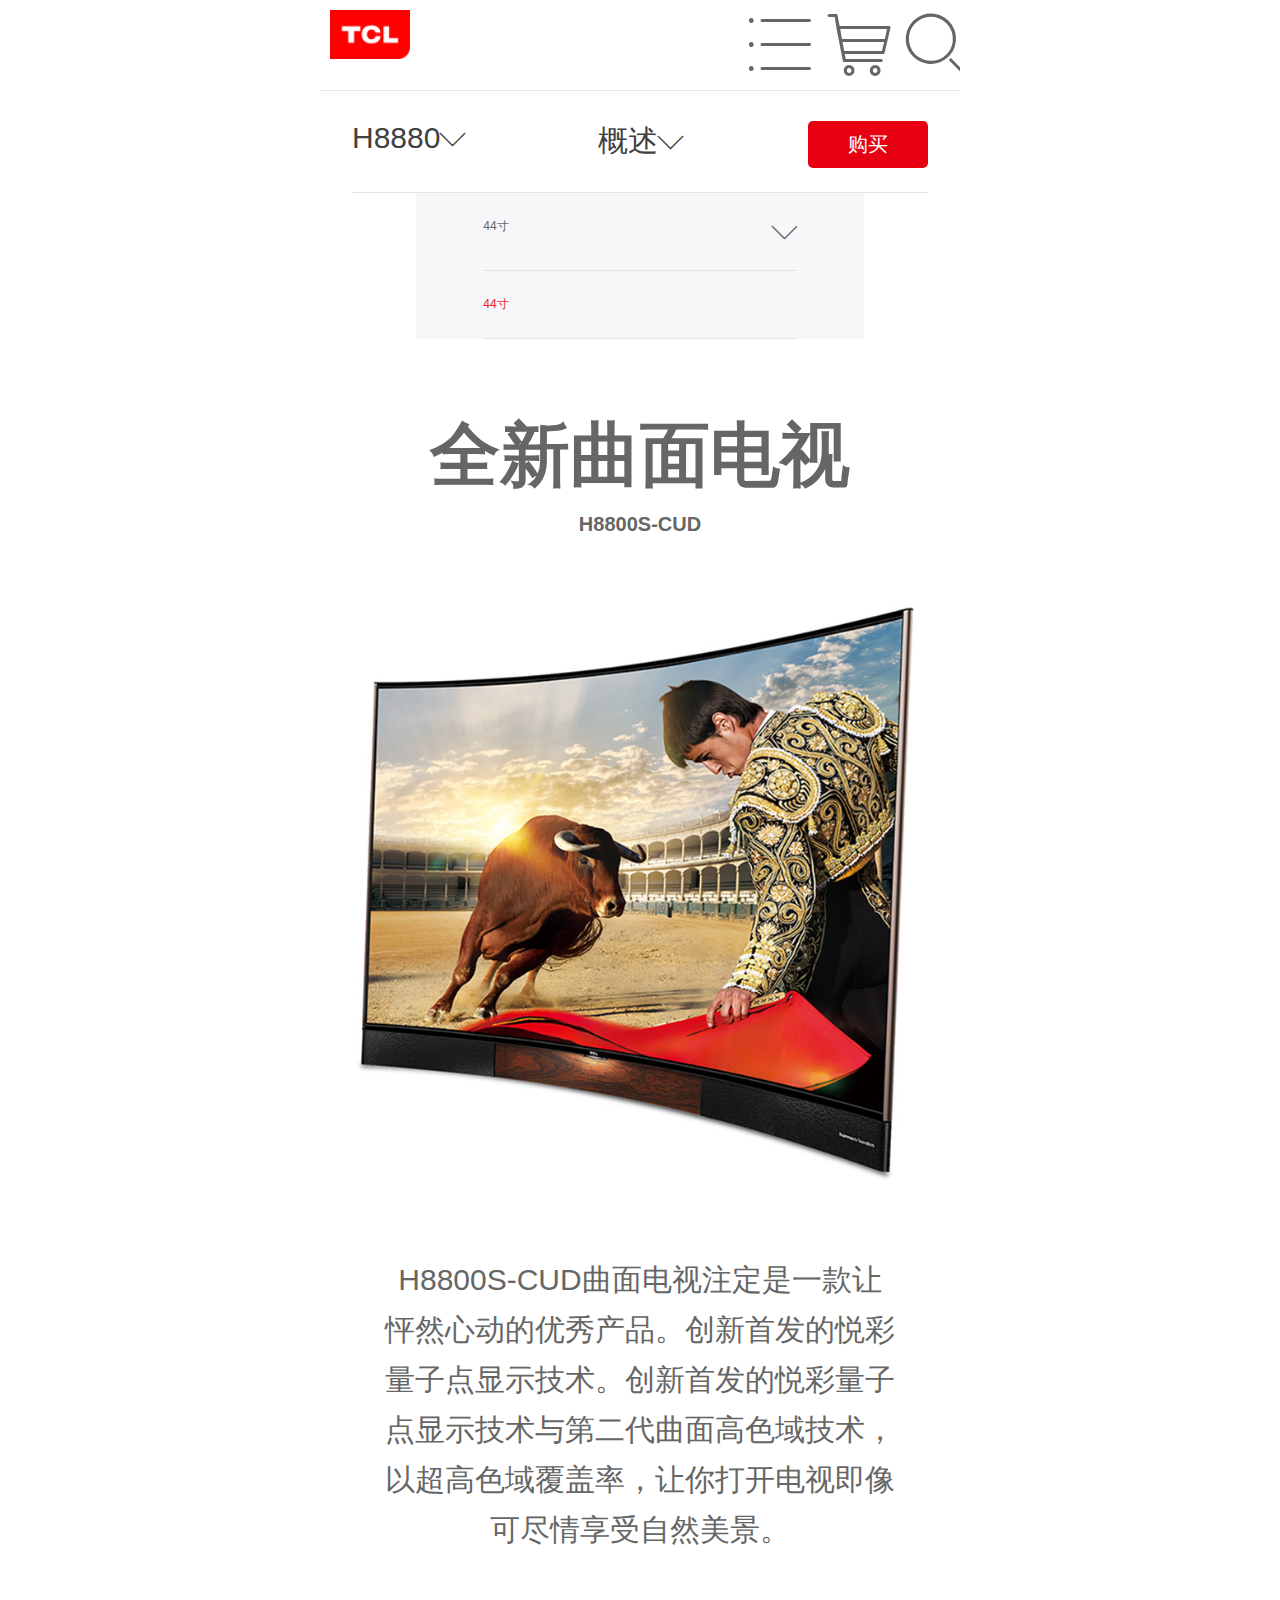
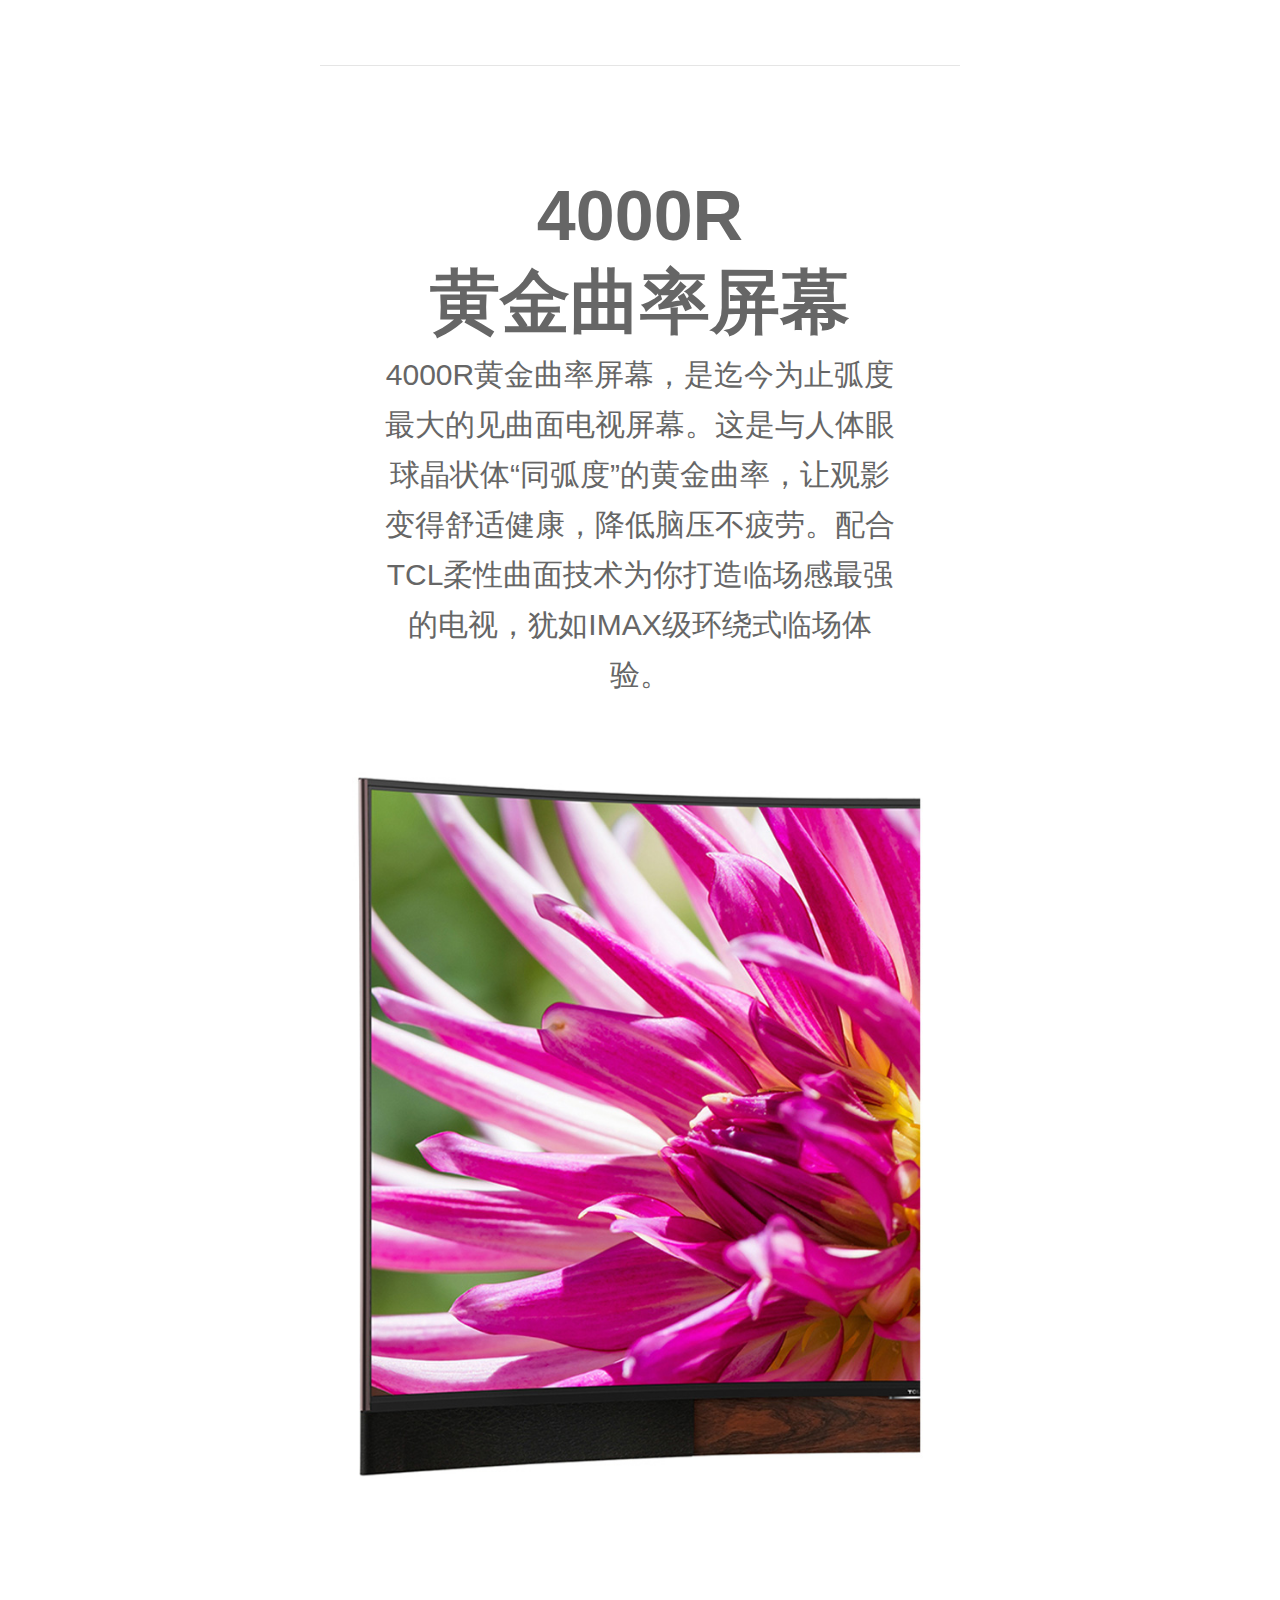
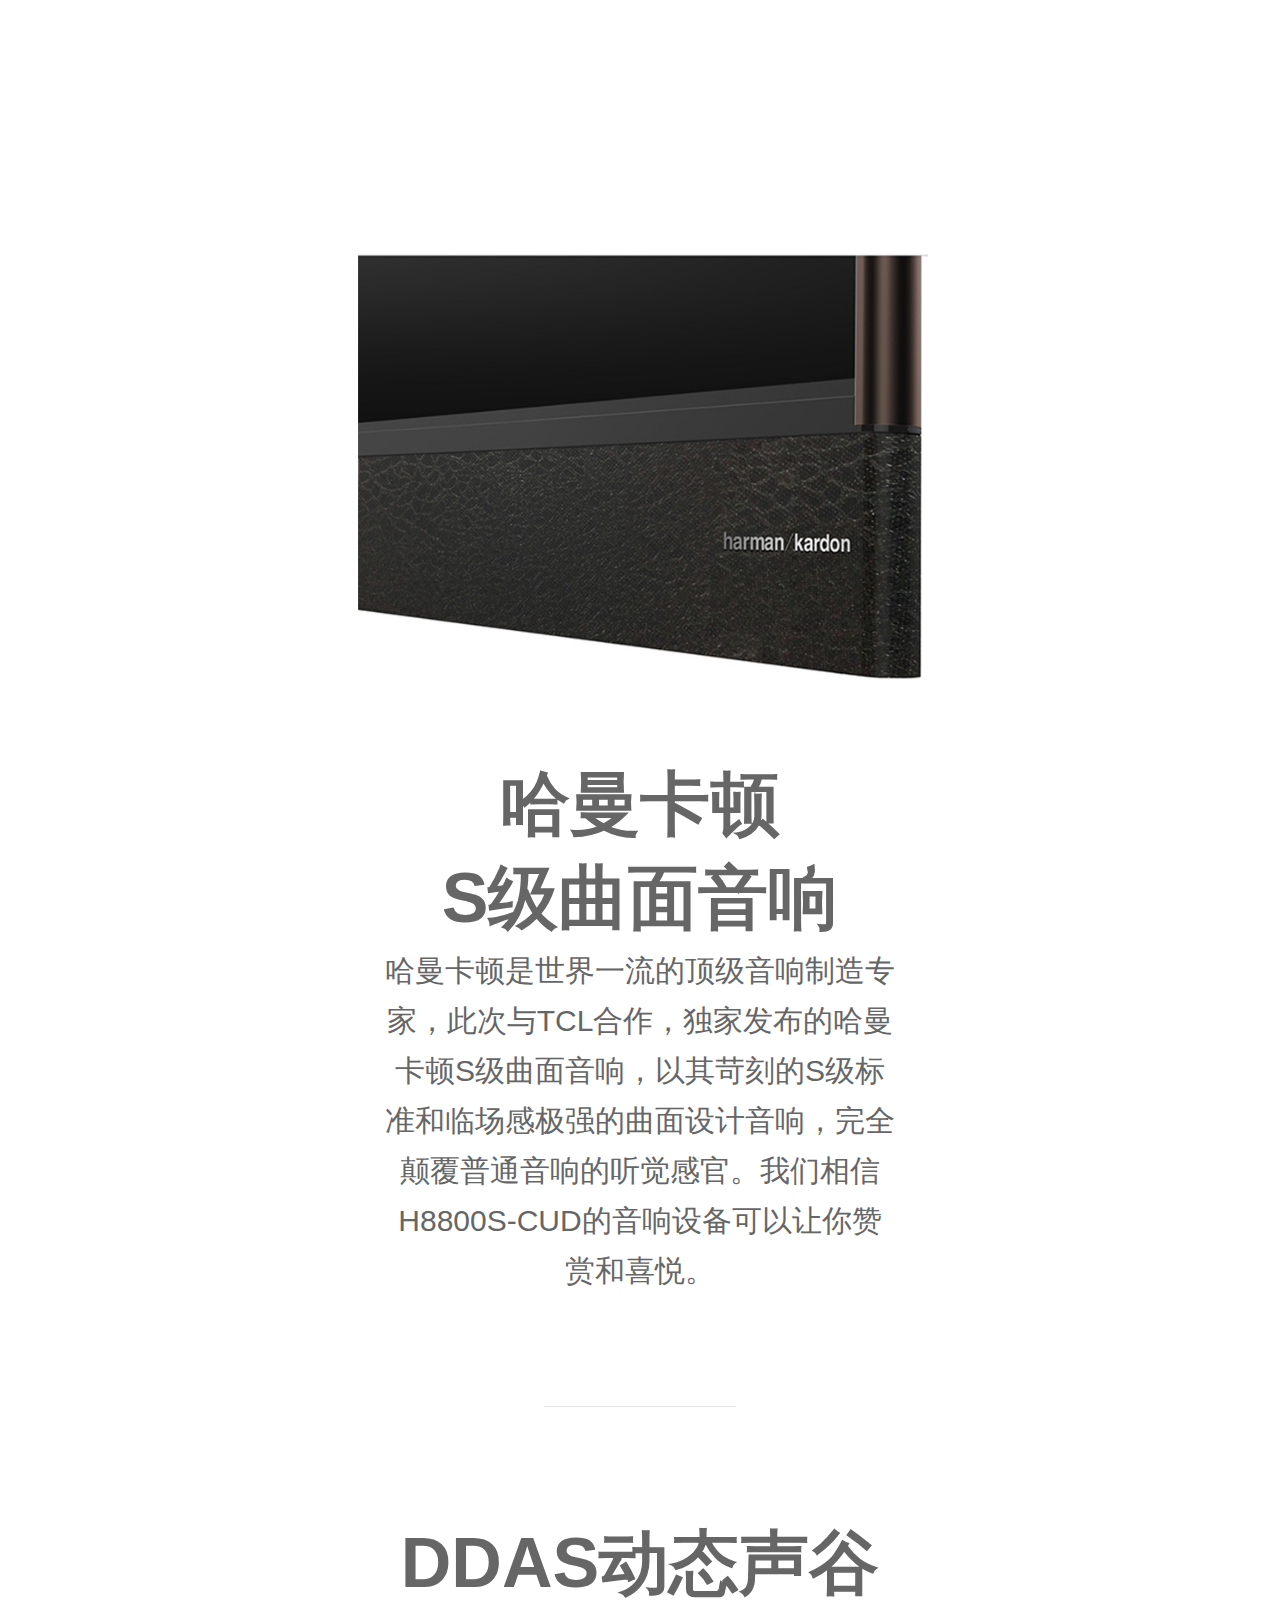
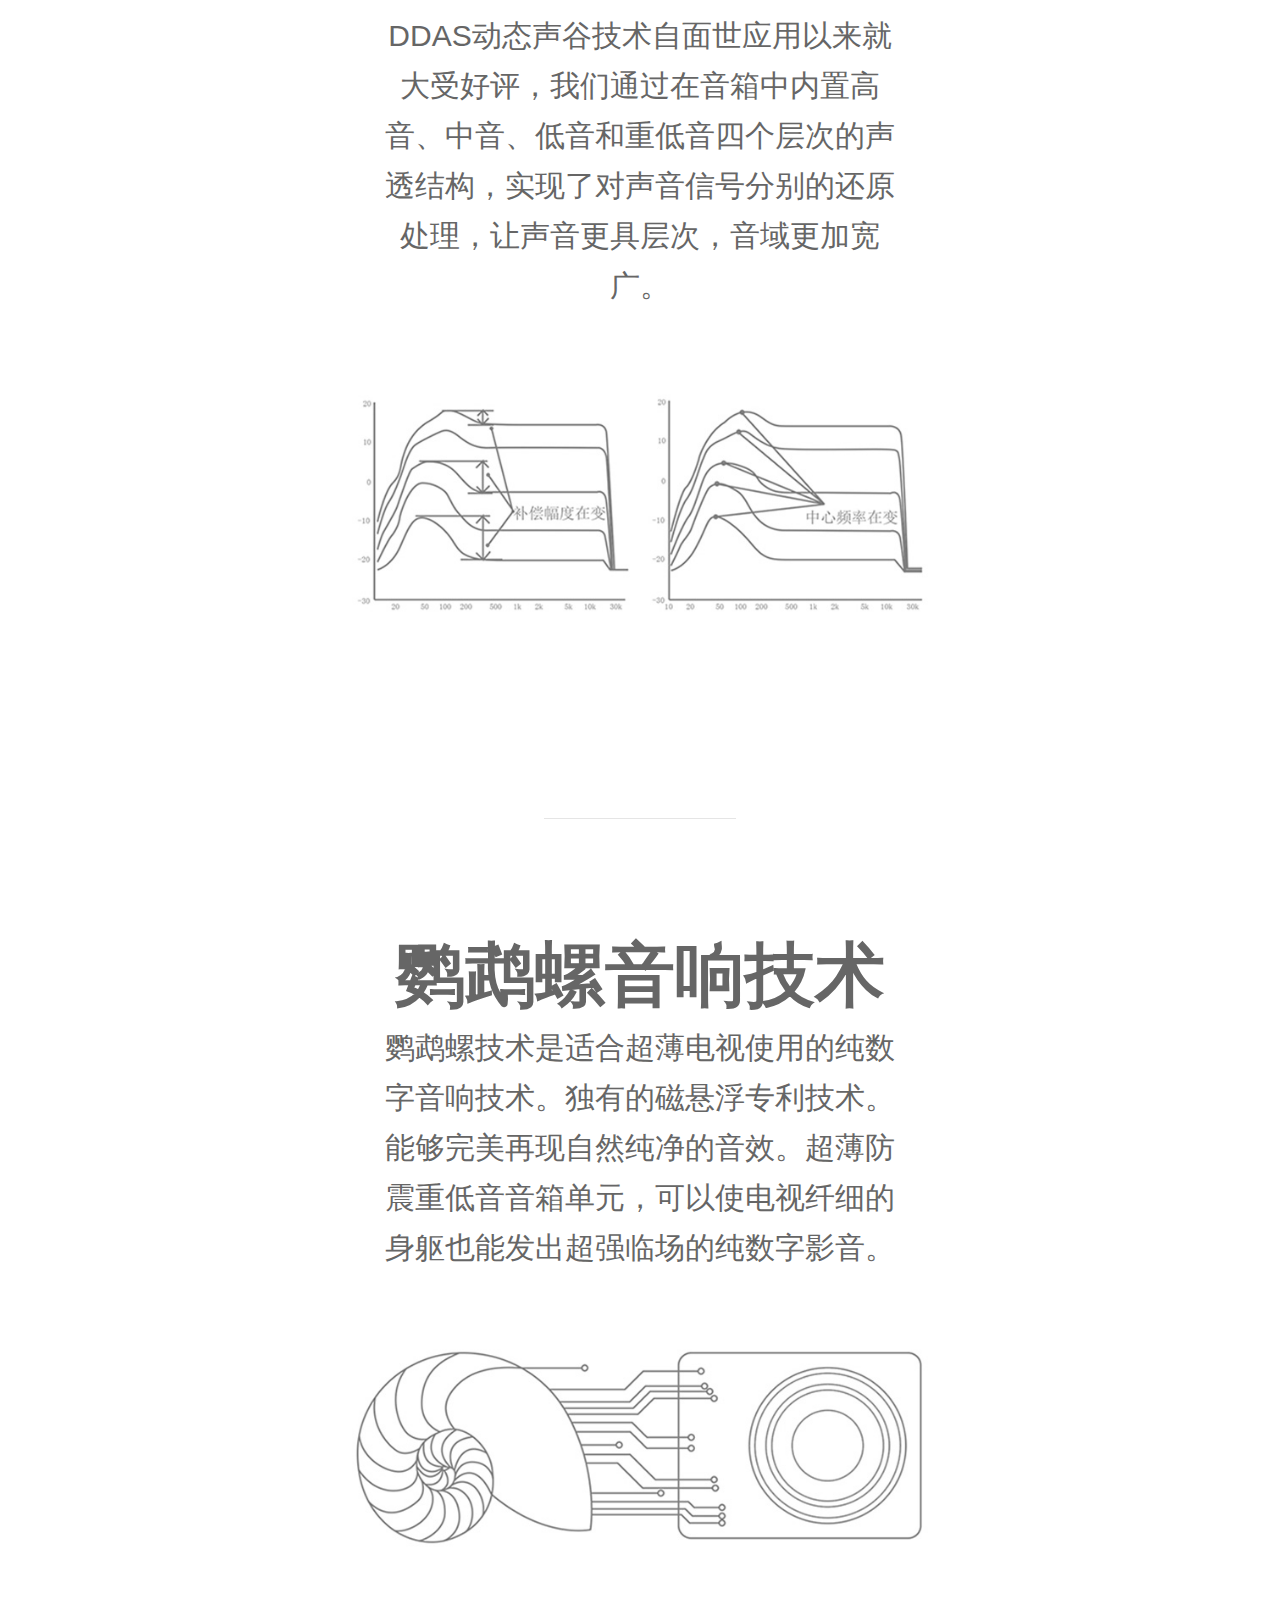
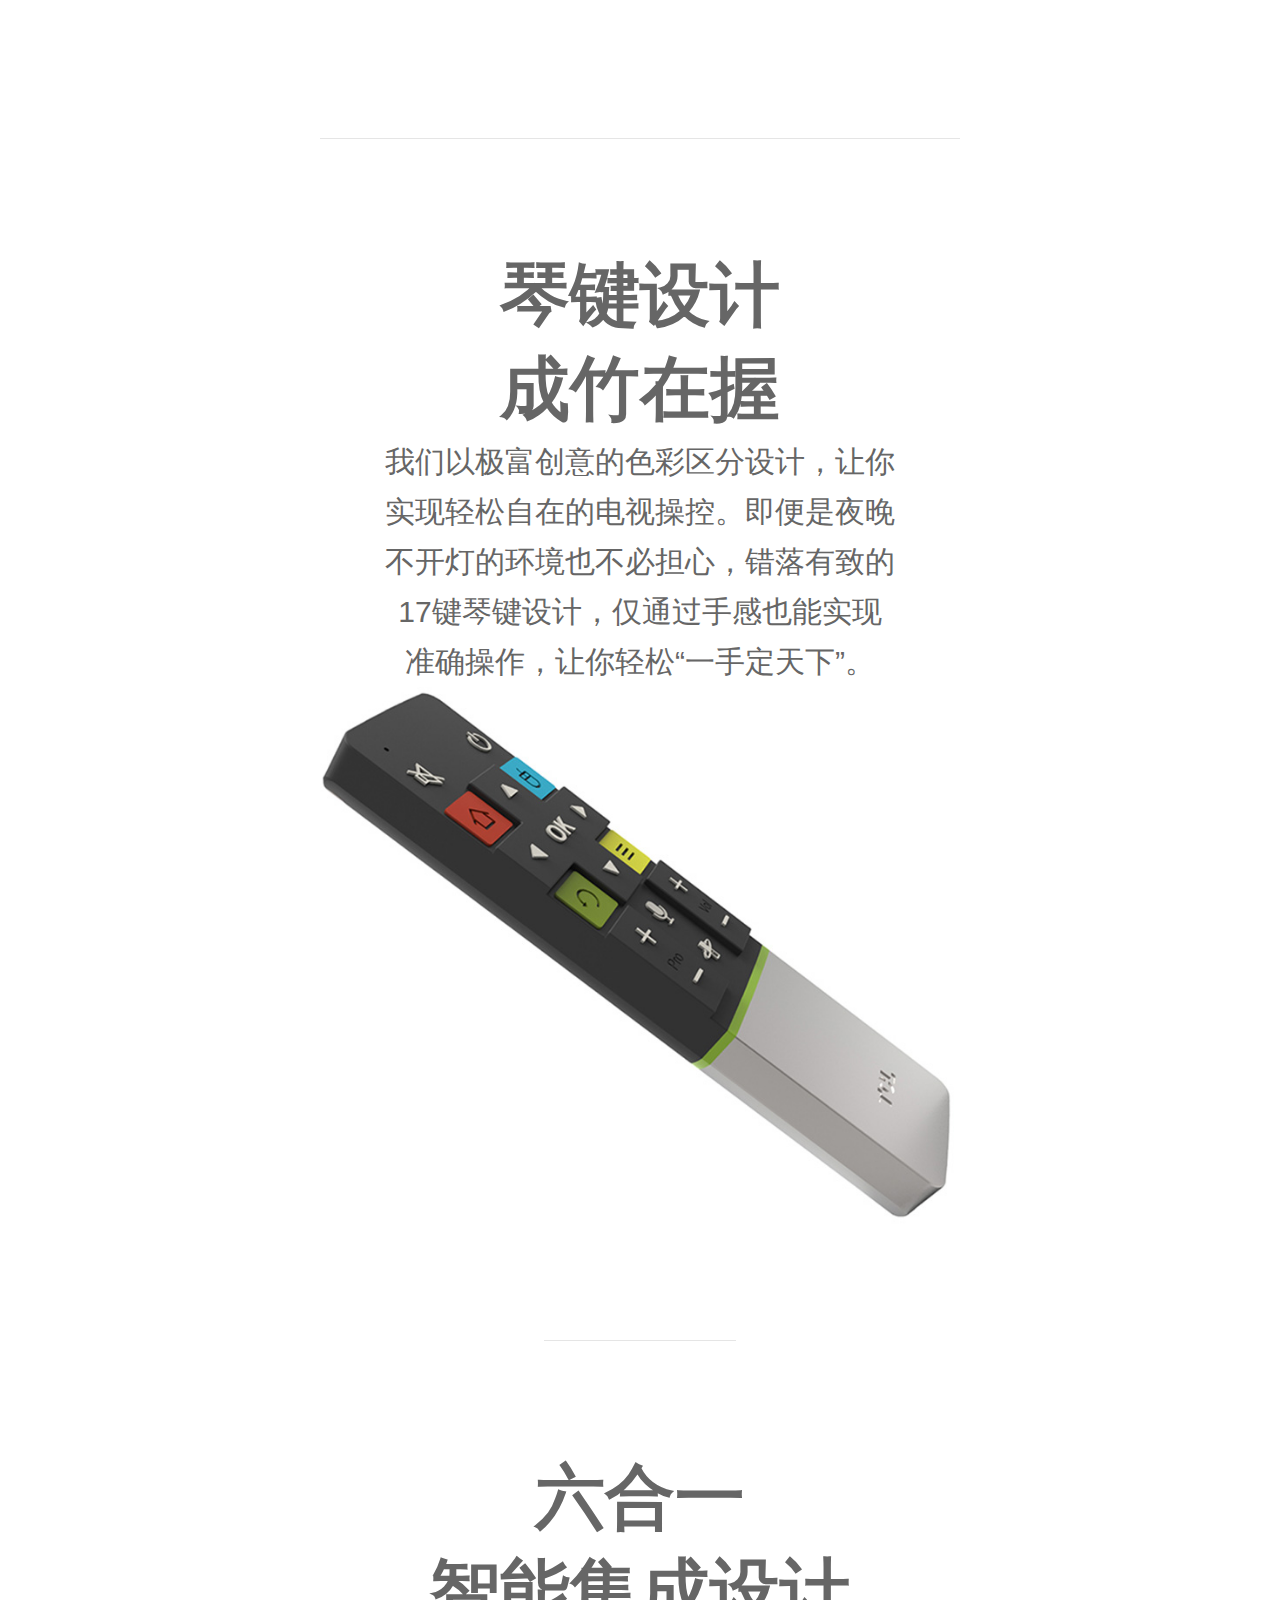
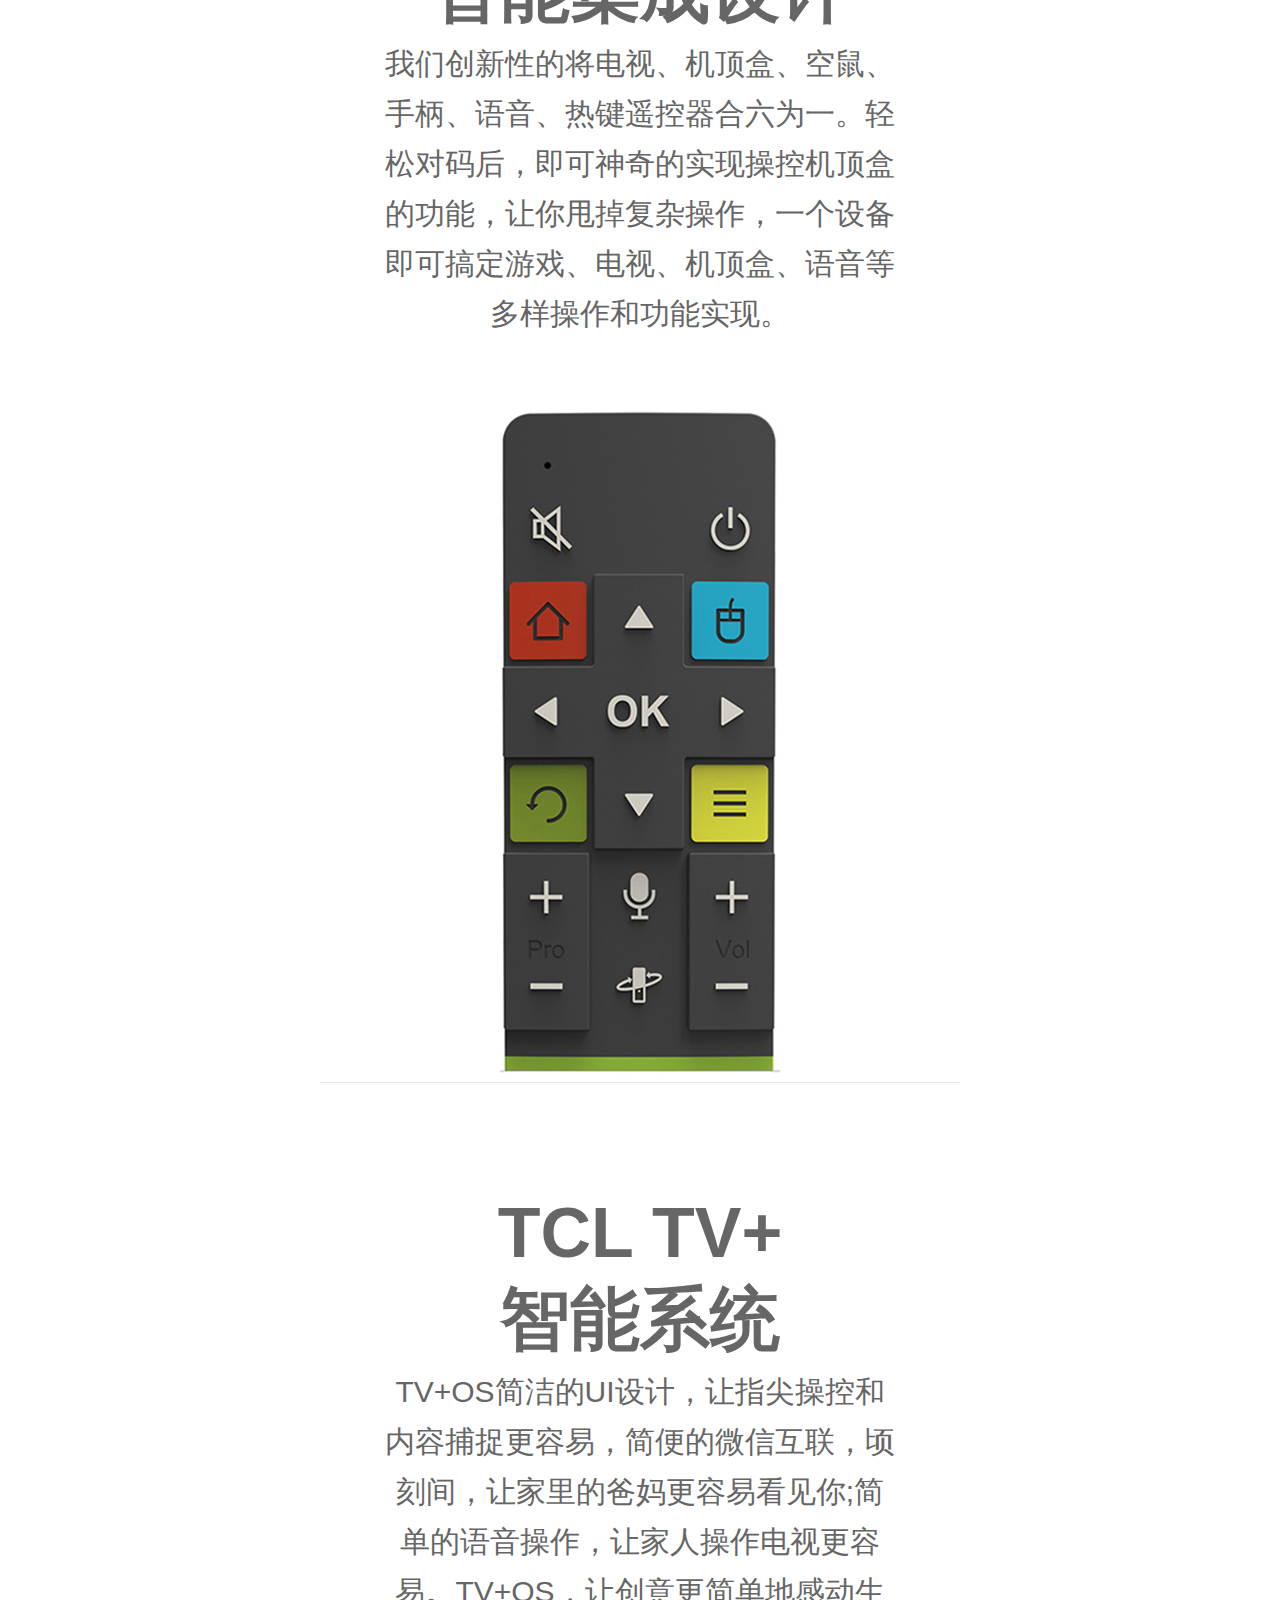
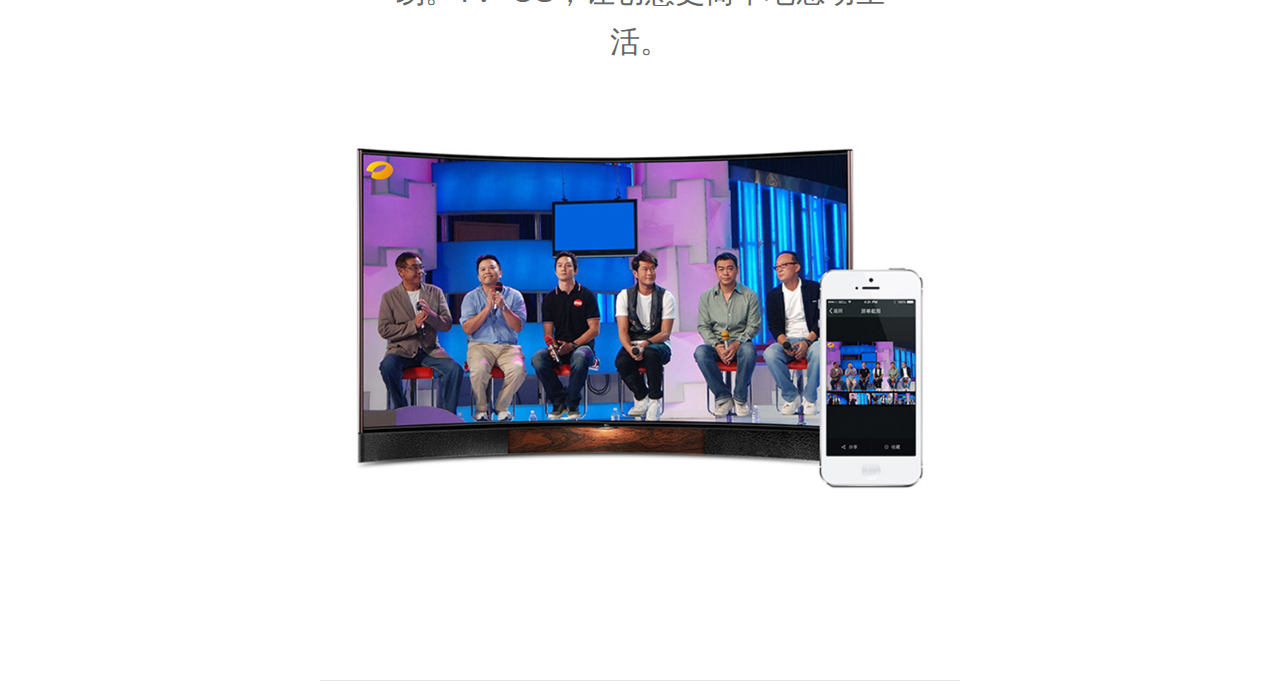
<file: 产品列表页T-03.html>
<!DOCTYPE html>
<html>
<head>
	<meta charset="UTF-8">
	<meta content="width=device-width,minimum-scale=1.0,maximum-scale=1.0,user-scalable=no" name="viewport">
	<title>TCL官方网站</title>

<!-- <link rel="stylesheet/less" type="text/css" href="less/header.less" />
<link rel="stylesheet/less" type="text/css" href="less/main.less" /> 
<script src="js/less.min.js" type="text/javascript"></script> -->
<link rel="stylesheet" href="less/header.css" />
<link rel="stylesheet" href="less/main.css" />
<link rel="stylesheet" href="less/common.css" />
<link rel="stylesheet" rel="stylesheet/css" type="text/css" href="less/widget/idangerous.swiper.css" />	

<style>


</style>
</head>
<body>
	<!-- Top html start -->
  <header class="header bor-bott">
    <img class="fl logo" src="img/logo.png" />
    <div class="fr w80">
      <div class="search">&#xe608</div>
      <div class="cart">&#xe61f</div>
      <div class="nav"> &#xe603</div>   
    </div>
  </header>
	<!-- Top html end -->
  <!-- 标题购买 start -->
 <div class="detail_title center bor-bott">
 <div class="detail_title_txt">
   H8880<span class="arraw">&#xe62c</span> 
 </div>
 <div class="detail_miaosu">概述<span class="arraw">&#xe62c</span></div>
 <div class="detail_buy button">购买</div>
 <div class="clear"></div>
 </div>
    <!-- 标题购买 end -->
    <!-- 条件选择 start -->
<div class="conditiontab w70 center">
  <div class="row billbg">
    <ul>
      <li class="bor-bott w70">
        <div class="fl">
          44寸
        </div>
        <div class="fr">
          <div class="arraw">
           &#xe62c
          </div>
        </div>
      </li>
      <li class="bor-bott w70 active">
        <div class="fl">
          44寸
        </div>
        <div class="fr">
          <div class="arraw hidden">
            &#xe62c
          </div>
        </div>
      </li>
    </ul>
  </div>
</div>
 <!-- 条件选择 end -->
 <!-- 产品详情页 start -->
 <div class="detail_contain">
   <div class="part_one bor-bott">
     <h1>全新曲面电视</h1>  
     <h3>H8800S-CUD</h3>
     <div class="img">
       <img src="img/nav/part_one.jpg">
     </div>
     <div class="txt w80">
       <p>H8800S-CUD曲面电视注定是一款让怦然心动的优秀产品。创新首发的悦彩量子点显示技术。创新首发的悦彩量子点显示技术与第二代曲面高色域技术，以超高色域覆盖率，让你打开电视即像可尽情享受自然美景。</p>
     </div>
   </div>
<div class="part_two">
     <h1>4000R</h1>  
     <h1>黄金曲率屏幕</h1>  
      <div class="txt w80">
       <p>4000R黄金曲率屏幕，是迄今为止弧度最大的见曲面电视屏幕。这是与人体眼球晶状体“同弧度”的黄金曲率，让观影变得舒适健康，降低脑压不疲劳。配合TCL柔性曲面技术为你打造临场感最强的电视，犹如IMAX级环绕式临场体验。</p>
     </div>
     <div class="img">
       <img src="img/nav/part_two.jpg">
     </div>

   </div>   
      <div class="part_three">
     <div class="img">
       <img src="img/nav/part_three.jpg">
     </div>
     <h1>哈曼卡顿</h1>  
     <h1>S级曲面音响</h1>  
      <div class="txt w80">
       <p>哈曼卡顿是世界一流的顶级音响制造专家，此次与TCL合作，独家发布的哈曼卡顿S级曲面音响，以其苛刻的S级标准和临场感极强的曲面设计音响，完全颠覆普通音响的听觉感官。我们相信H8800S-CUD的音响设备可以让你赞赏和喜悦。</p>
     </div>
   </div> 
   <div class="w30 bor-bott bor-line"></div>
    <div class="part_four">
     <h1>DDAS动态声谷</h1>  
      <div class="txt w80">
       <p>DDAS动态声谷技术自面世应用以来就大受好评，我们通过在音箱中内置高音、中音、低音和重低音四个层次的声透结构，实现了对声音信号分别的还原处理，让声音更具层次，音域更加宽广。</p>
     </div>
          <div class="img">
       <img src="img/nav/part_four.jpg">
     </div>
   </div>   
   <div class="w30 bor-bott bor-line"></div>
    <div class="part_five bor-bott">
     <h1>鹦鹉螺音响技术</h1>  
      <div class="txt w80">
       <p>鹦鹉螺技术是适合超薄电视使用的纯数字音响技术。独有的磁悬浮专利技术。能够完美再现自然纯净的音效。超薄防震重低音音箱单元，可以使电视纤细的身躯也能发出超强临场的纯数字影音。</p>
     </div>
          <div class="img">
       <img src="img/nav/part_five.jpg">
     </div>
   </div>
<div class="part_six">
     <h1>琴键设计</h1>
     <h1>成竹在握</h1>         
      <div class="txt w80">
       <p>我们以极富创意的色彩区分设计，让你实现轻松自在的电视操控。即便是夜晚不开灯的环境也不必担心，错落有致的17键琴键设计，仅通过手感也能实现准确操作，让你轻松“一手定天下”。</p>
     </div>
          <div class="img">
       <img src="img/nav/part_six.jpg">
     </div>
   </div> 
     <div class="w30 bor-bott bor-line"></div>  
 <div class="part_seven bor-bott">
     <h1>六合一</h1>
     <h1>智能集成设计</h1>         
      <div class="txt w80">
       <p>我们创新性的将电视、机顶盒、空鼠、手柄、语音、热键遥控器合六为一。轻松对码后，即可神奇的实现操控机顶盒的功能，让你甩掉复杂操作，一个设备即可搞定游戏、电视、机顶盒、语音等多样操作和功能实现。</p>
     </div>
          <div class="img">
       <img src="img/nav/part_seven.jpg">
     </div>
  </div> 
 <div class="part_eight bor-bott">
     <h1>TCL TV+</h1>
     <h1>智能系统</h1>         
      <div class="txt w80">
       <p>TV+OS简洁的UI设计，让指尖操控和内容捕捉更容易，简便的微信互联，顷刻间，让家里的爸妈更容易看见你;简单的语音操作，让家人操作电视更容易。TV+OS，让创意更简单地感动生活。</p>
     </div>
          <div class="img">
       <img src="img/nav/part_eight.jpg">
     </div>
  </div>              
 </div>  
 </div>
 <!-- 产品详情页 end  -->  
</body>
</html>
</file>
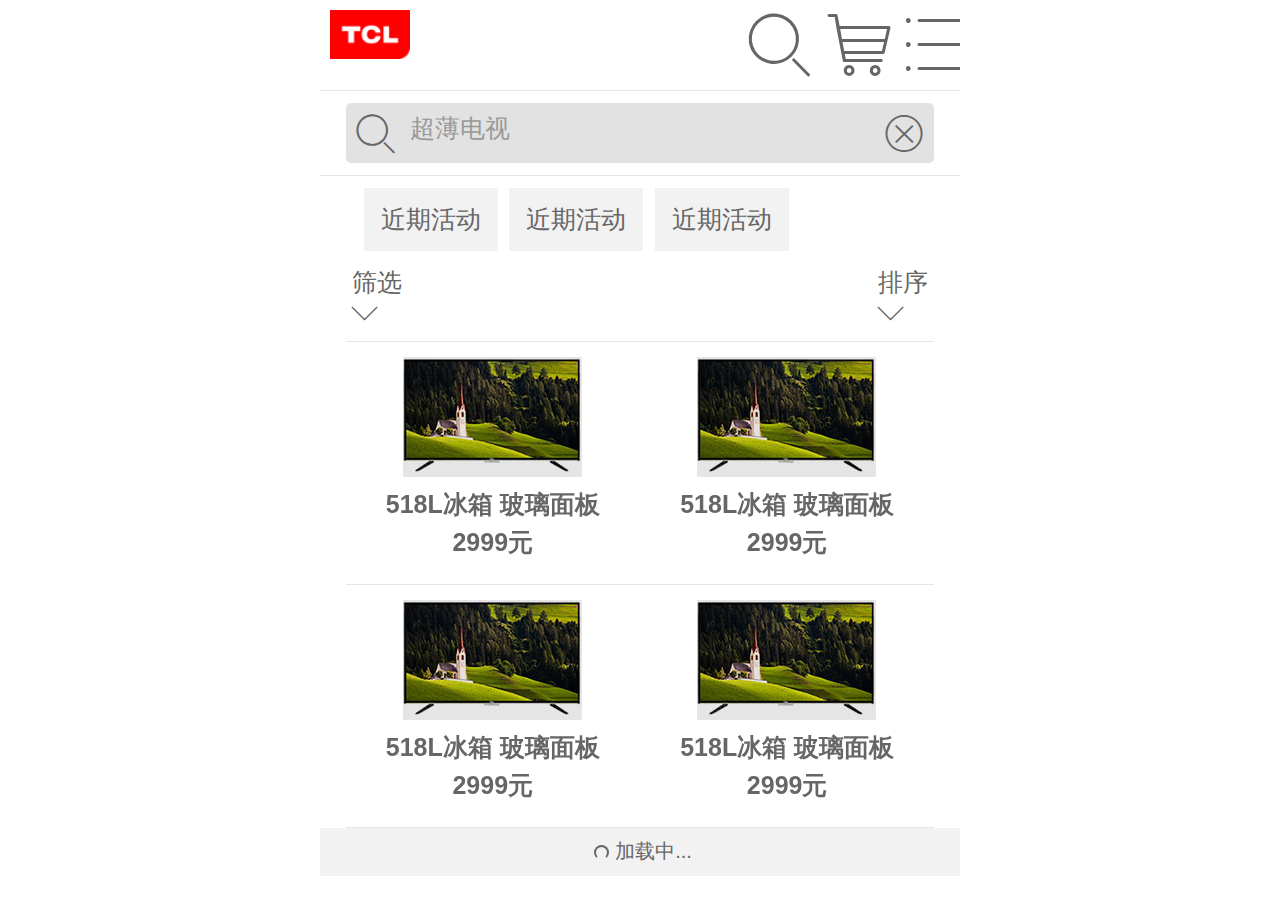
<file: 产品列表页T-07.html>
<!DOCTYPE html>
<html>
<head>
  <meta charset="UTF-8">
  <meta content="width=device-width,minimum-scale=1.0,maximum-scale=1.0,user-scalable=no" name="viewport">
  <title>TCL官方网站</title>
<!-- 
<link rel="stylesheet/less" type="text/css" href="less/header.less" />
<link rel="stylesheet/less" type="text/css" href="less/main.less" /> 
<script src="js/less.min.js" type="text/javascript"></script> -->
<link rel="stylesheet" href="less/header.css" />
<link rel="stylesheet" href="less/main.css" />
<link rel="stylesheet" href="less/common.css" />
<link rel="stylesheet" rel="stylesheet/css" type="text/css" href="less/widget/idangerous.swiper.css" /> 

<style>


</style>
</head>
<body>
  <!-- Top html start -->
  <header class="header bor-bott">
    <img class="fl logo" src="img/logo.png" />
    <div class="fr w80">
      <div class="search">&#xe603</div>
      <div class="cart">&#xe61f</div>
      <div class="nav">&#xe608</div>    
    </div>
  </header>
  <!-- Top html end -->
<!-- Search input start -->
<div class="row bor-bott">
<div class="searchdiv">
  <div class="inputsearchicon">&#xe608</div>
  <div class="inputsearch"><input type="text" placeholder="超薄电视"/></div>
  <div class="closesearch">&#xe62b</div>
  <div class="clear"></div> 
</div>
</div>
<!-- Search input end -->
<!-- Search tip start -->
<div class="searchtip">
  <ul>
    <li>
      <div class="Stip">
        近期活动
      </div>
    </li>
    <li>
      <div class="Stip">
        近期活动
      </div>
    </li>
    <li>
      <div class="Stip">
        近期活动
      </div>
    </li>       
  </ul>
  <div class="clear"></div>
</div>
<!-- Search tip end -->
<!-- Condition start -->
<div class="selectCondition">
  <div class="selectConditionOne">
  <div class="selecttxt">筛选</div> 
  <div class="arraw">&#xe62c</div>
  </div>
  <div class="selectConditionTwo">
  <div class="selecttxt">排序</div> 
  <div class="arraw">&#xe62c</div>
  </div>  
    <div class="clear"></div>
</div>
<div class="conditiontab bor-top hidden">
  <div class="row">
    <div class="btn fl">
      重新选择
    </div>
    <div class="btn fl finish">
      完成
    </div>    
    <div class="clear"></div>
  </div>
  <div class="row billbg">
    <ul>
      <li class="bor-bott w70">
        <div class="fl">
          44寸
        </div>
        <div class="fr">
          <div class="arraw">
           &#xe62c
          </div>
        </div>
      </li>
      <li class="bor-bott w70 active">
        <div class="fl">
          44寸
        </div>
        <div class="fr">
          <div class="arraw hidden">
            &#xe62c
          </div>
        </div>
      </li>
    </ul>
  </div>
</div>
<!-- Condition end -->
<!-- Item List start -->
<div class="swiper-container itemList bor-top">
  <div class="swiper-wrapper">
    <div class="swiper-slide item">
    <div class="itemimg"><img src="img/nav/item_one.jpg"></div>
    <div class="itemtxt">518L冰箱  玻璃面板</div>
    <div class="itemprice">2999元</div>
    </div>
    <div class="swiper-slide item">
    <div class="itemimg"><img src="img/nav/item_one.jpg"></div>
    <div class="itemtxt">518L冰箱  玻璃面板</div>
    <div class="itemprice">2999元</div>
    </div>
    <div class="swiper-slide item">
    <div class="itemimg"><img src="img/nav/item_one.jpg"></div>
    <div class="itemtxt">518L冰箱  玻璃面板</div>
    <div class="itemprice">2999元</div>
    </div>
    <div class="swiper-slide item">
    <div class="itemimg"><img src="img/nav/item_one.jpg"></div>
    <div class="itemtxt">518L冰箱  玻璃面板</div>
    <div class="itemprice">2999元</div>
    </div>            
</div>
<div class="clear"></div>
</div>
<!-- Item List end -->

<script type="text/javascript" src="js/zepto.min.js"></script>  
<script type="text/javascript" src="js/dropload.js"></script> 
<script>
  $(function(){
  $(document).on('click', '.selectConditionOne', function(){
    if( $(".conditiontab").hasClass("hidden")){
        $(".conditiontab").show(500);
        $(".conditiontab").attr("class","conditiontab bor-top");
    }else{
        $(".conditiontab").hide(500);
        $(".conditiontab").attr("class","conditiontab bor-top hidden");
    }

  });

  $(document).on('click', '.finish', function(){
  $(this).parent().parent().hide(500); 
  $(this).parent().parent().attr("class","conditiontab bor-top hidden");
  });

    var counter = 0;
    // 每页展示4个
    var num = 4;
    var pageStart = 0,pageEnd = 0;

    // dropload
    $('body').dropload({
        scrollArea : window,
        loadDownFn : function(me){
              $.ajax({
            type: 'GET',
            url: 'json/more.json',
            dataType: 'json',
            success: function(data){
                var result = '';
                    counter++;
                    pageEnd = num * counter;
                    pageStart = pageEnd - num;
                for(var i = pageStart; i < pageEnd; i++){
                    result +='<div class="swiper-slide item">'
    +'<div class="itemimg"><img src="img/nav/item_one.jpg"></div>'
    +'<div class="itemtxt">518L冰箱  玻璃面板</div>'
    +'<div class="itemprice">2999元</div>'
      +'</div>';
        if((i + 1) >= data.lists.length){
                            // 锁定
                            me.lock();
                            // 无数据
                            me.noData();
                            break;
                        }
                }
                    // 为了测试，延迟1秒加载
                    setTimeout(function(){
                        $('.swiper-wrapper').append(result);
                        // 每次数据加载完，必须重置
                        me.resetload();
                    },1000);
            },
            error: function(xhr, type){
                alert('Ajax error!');
            }
        });//调用加载更多放数据的地方

        }
    });






  });
  </script>
</body>
</html>
</file>
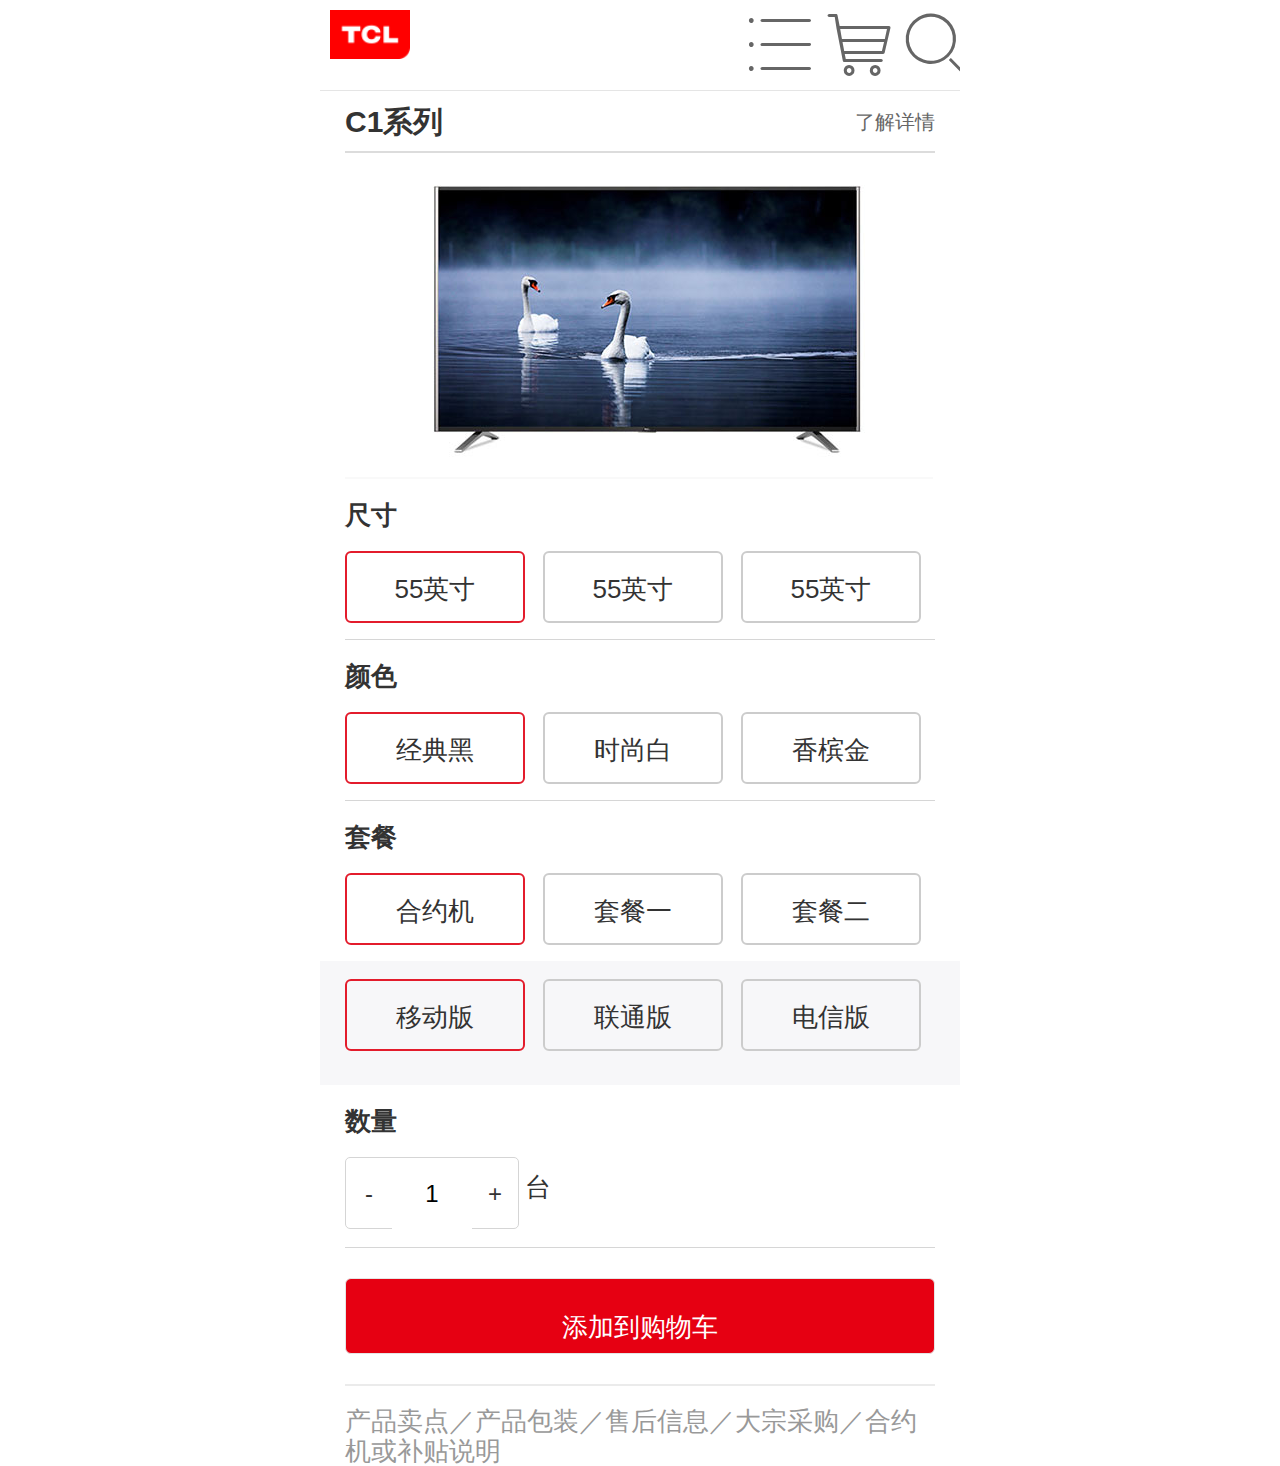
<file: 产品购买页T-04.html>
<!DOCTYPE html>
<html>
<head>
	<meta charset="UTF-8">
	<meta content="width=device-width,minimum-scale=1.0,maximum-scale=1.0,user-scalable=no" name="viewport">
	<title>TCL官方网站</title>
<!-- <link rel="stylesheet" href="css/purchase.css"/> -->   
<link rel="stylesheet" href="less/common.css"/>
<link rel="stylesheet" href="less/header.css" />
<link rel="stylesheet" href="less/main.css" /> 
<!-- <link rel="stylesheet" href="less/header.css" />
<link rel="stylesheet" href="less/main.css" />
<link rel="stylesheet" href="less/common.css" /> -->
<link rel="stylesheet" rel="stylesheet/css" type="text/css" href="less/widget/idangerous.swiper.css" />
    <script src="js/init.js"></script>


<style>


</style>
</head>
<body>
	<!-- Top html start -->
	<header class="header bor-bott">
		<img class="fl logo" src="img/logo.png" />
		<div class="fr w80">
			<div class="search">&#xe608</div>
			<div class="cart">&#xe61f</div>
			<div class="nav"> &#xe603</div>		
		</div>
	</header>
	<!-- Top html end -->

    <!-- shopping cart star -->
    <div class="shop-cart">
        <div class="series">
            <h2>C1系列</h2>
            <span>了解详情</span>
        </div>
        <div class="cart-img">
            <img src="img/cart-img.jpg" alt=""/>
        </div>
        <div class="specs">
            <dl>
                <dd>
                    <h3>尺寸</h3>
                </dd>
                <dt>
                    <div class="specs-cont">
                        <div class="active specs-list">55英寸</div>
                        <div class="specs-list">55英寸</div>
                        <div class="specs-list">55英寸</div>
                    </div>
                </dt>
            </dl>
            <dl>
                <dd>
                    <h3>颜色</h3>
                </dd>
                <dt>
                    <div class="specs-cont">
                        <div class="active specs-list">经典黑</div>
                        <div class="specs-list">时尚白</div>
                        <div class="specs-list">香槟金</div>
                    </div>
                </dt>
            </dl>
            <dl class="bd-0">
                <dd>
                    <h3>套餐</h3>
                </dd>
                <dt>
                    <div class="specs-cont">
                        <div class="active specs-list">合约机</div>
                        <div class="specs-list">套餐一</div>
                        <div class="specs-list">套餐二</div>
                    </div>
                </dt>
                <dt class="bg-f7">
                    <div class="specs-cont">
                        <div class="active specs-list">移动版</div>
                        <div class="specs-list">联通版</div>
                        <div class="specs-list">电信版</div>
                    </div>
                </dt>
            </dl>
            <dl>
                <dd>
                    <h3>数量</h3>
                </dd>
                <dt class="cc">
                    <div class="shop_amount mt-10">
                        <div class="shop_dele cc">
                            <div class="number-control">
                                <div class="mui-number">
                                    <a class="decrease disable_decrease">-</a>
                                    <input name="number" type="text" class="num" value="1">
                                    <a class="increase">+</a>
                                </div>
                            </div>
                            <span class="shop-units">台</span>
                        </div>
                    </div>
                </dt>
            </dl>
            <div class="btn add-cart">添加到购物车</div>
            <div class="cart-more">
                <span>产品卖点／产品包装／售后信息／大宗采购／合约机或补贴说明</span>
            </div>
        </div>
    </div>
    <!-- shopping cart end -->
</body>
</html>
</file>
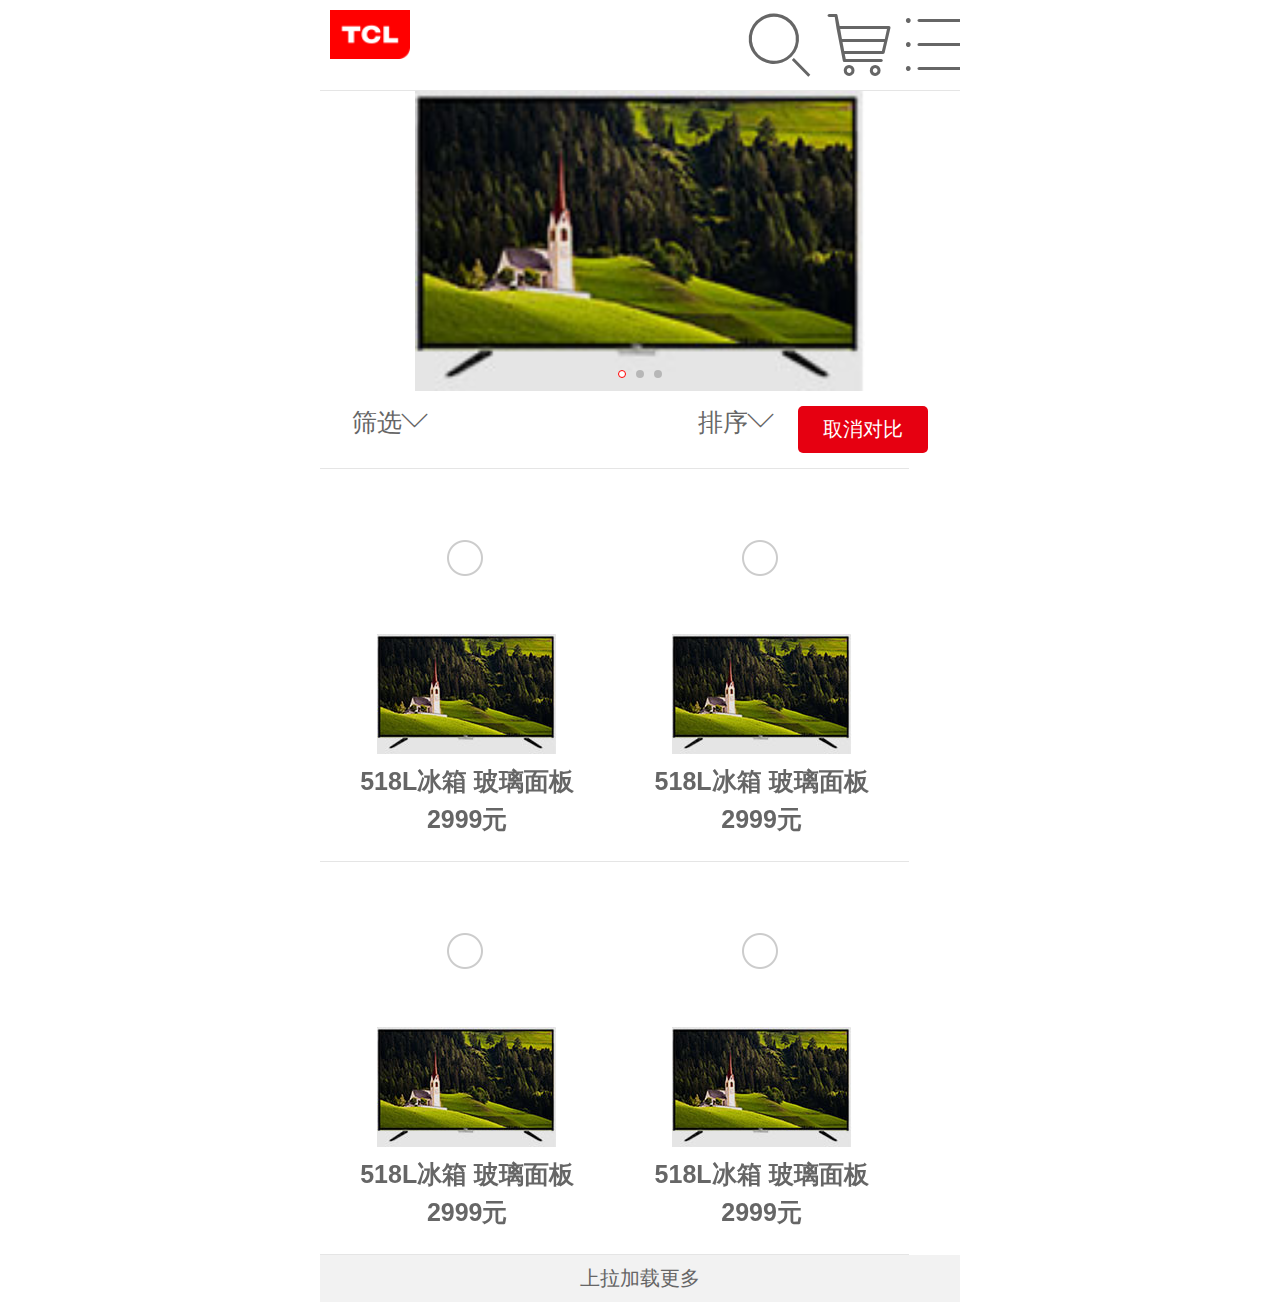
<file: 产品频道首页T-02 .html>
<!DOCTYPE html>
<html>
<head>
  <meta charset="UTF-8">
  <meta content="width=device-width,minimum-scale=1.0,maximum-scale=1.0,user-scalable=no" name="viewport">
  <title>TCL官方网站</title>
<!-- 
<link rel="stylesheet/less" type="text/css" href="less/header.less" />
<link rel="stylesheet/less" type="text/css" href="less/main.less" /> 
<script src="js/less.min.js" type="text/javascript"></script> -->
<link rel="stylesheet" href="less/header.css" />
<link rel="stylesheet" href="less/main.css" />
<link rel="stylesheet" href="less/common.css" />
<link rel="stylesheet" rel="stylesheet/css" type="text/css" href="less/widget/amazeui.swiper.min.css" /> 

<style>


</style>
</head>
<body>
  <!-- Top html start -->
  <header class="header bor-bott">
    <img class="fl logo" src="img/logo.png" />
    <div class="fr w80">
      <div class="search">&#xe603</div>
      <div class="cart">&#xe61f</div>
      <div class="nav">&#xe608</div>    
    </div>
  </header>
  <!-- Top html end -->
<!-- Item List start -->
<div class="lunbo-container">
  <div class="swiper-wrapper">
    <div class="swiper-slide item">
    <div class="itemimg"><img src="img/nav/item_one.jpg"></div>
    </div>
    <div class="swiper-slide item">
    <div class="itemimg"><img src="img/nav/7.jpg"></div>
    </div>
    <div class="swiper-slide item">
    <div class="itemimg"><img src="img/nav/8.jpg"></div>
    </div>              
</div>
 <div class="lunbo-pagination"></div>
<div class="clear"></div>
</div>
<!-- Item List end -->

<!-- Condition start -->
<div class="selectCondition">
  <div class="selectConditionOne">
  <div class="selecttxt">筛选</div> 
  <div class="arraw fl">&#xe62c</div>
  </div>
    <div class="button mgl25 fr">
    取消对比
  </div>
  <div class="selectConditionTwo">
  <div class="selecttxt">排序</div> 
  <div class="arraw fl">&#xe62c</div>
  </div>  

    <div class="clear"></div>
</div>
<div class="conditiontab bor-top hidden">
  <div class="row">
    <div class="btn fl">
      重新选择
    </div>
    <div class="btn fl finish">
      完成
    </div>    
    <div class="clear"></div>
  </div>
  <div class="row billbg">
    <ul>
      <li class="bor-bott w70">
        <div class="fl">
          44寸
        </div>
        <div class="fr">
          <div class="arraw">
           &#xe62c
          </div>
        </div>
      </li>
      <li class="bor-bott w70 active">
        <div class="fl">
          44寸
        </div>
        <div class="fr">
          <div class="arraw hidden">
            &#xe62c
          </div>
        </div>
      </li>
    </ul>
  </div>
</div>
<!-- Condition end -->
<!-- Item List start -->
<div class="item-container itemList bor-top">
  <div class="item-wrapper">
    <div class="swiper-slide item">
    <div class="compareSelectbox">
      <input type="checkbox">
    </div>
    <div class="itemimg"><img src="img/nav/item_one.jpg"></div>
    <div class="itemtxt">518L冰箱  玻璃面板</div>
    <div class="itemprice">2999元</div>
    </div>
    <div class="swiper-slide item">
        <div class="compareSelectbox">
      <input type="checkbox">
    </div>
    <div class="itemimg"><img src="img/nav/item_one.jpg"></div>
    <div class="itemtxt">518L冰箱  玻璃面板</div>
    <div class="itemprice">2999元</div>
    </div>
    <div class="swiper-slide item">
        <div class="compareSelectbox">
      <input type="checkbox">
    </div>
    <div class="itemimg"><img src="img/nav/item_one.jpg"></div>
    <div class="itemtxt">518L冰箱  玻璃面板</div>
    <div class="itemprice">2999元</div>
    </div>
    <div class="swiper-slide item">
        <div class="compareSelectbox">
      <input type="checkbox">
    </div>
    <div class="itemimg"><img src="img/nav/item_one.jpg"></div>
    <div class="itemtxt">518L冰箱  玻璃面板</div>
    <div class="itemprice">2999元</div>
    </div>            
</div>
<div class="clear"></div>
</div>
<!-- Item List end -->

<script type="text/javascript" src="js/jquery.min.js"></script>  
<script type="text/javascript" src="js/dropload.js"></script> 
<script src="js/widget/amazeui.swiper.js"></script> 
<script>
  $(function(){
  $(document).on('click', '.selectConditionOne,.selectConditionTwo', function(){
    if( $(".conditiontab").hasClass("hidden")){
        $(".conditiontab").show(500);
        $(".conditiontab").attr("class","conditiontab bor-top");
        $(this).find(".arraw").attr("class","arraw fl rotate90");
    }else{
        $(".conditiontab").hide(500);
        $(".conditiontab").attr("class","conditiontab bor-top hidden");
           $(this).find(".arraw").attr("class","arraw fl");
    }

  });

  $(document).on('click', '.finish', function(){
  $(this).parent().parent().hide(500); 
  $(this).parent().parent().attr("class","conditiontab bor-top hidden");
  $(".arraw").attr("class","arraw fl");
  });

    var counter = 0;
    // 每页展示4个
    var num = 4;
    var pageStart = 0,pageEnd = 0;

    // dropload
    $('body').dropload({
        scrollArea : window,
        loadDownFn : function(me){
              $.ajax({
            type: 'GET',
            url: 'json/more.json',
            dataType: 'json',
            success: function(data){
                var result = '';
                    counter++;
                    pageEnd = num * counter;
                    pageStart = pageEnd - num;
                for(var i = pageStart; i < pageEnd; i++){
                    result +='<div class="swiper-slide item">'
    +'<div class="itemimg"><img src="img/nav/item_one.jpg"></div>'
    +'<div class="itemtxt">518L冰箱  玻璃面板</div>'
    +'<div class="itemprice">2999元</div>'
      +'</div>';
        if((i + 1) >= data.lists.length){
                            // 锁定
                            me.lock();
                            // 无数据
                            me.noData();
                            break;
                        }
                }
                    // 为了测试，延迟1秒加载
                    setTimeout(function(){
                        $('.item-container .item-wrapper').append(result);
                        // 每次数据加载完，必须重置
                        me.resetload();
                    },1000);
            },
            error: function(xhr, type){
                alert('Ajax error!');
            }
        });//调用加载更多放数据的地方

        }
    });

//轮播
var mySwiper = new Swiper('.lunbo-container', {
  autoplay: 5000,//可选选项，自动滑动
  pagination : '.lunbo-pagination',
  paginationClickable :true,
})

//设定窗口比率
  var container=$(".lunbo-container");
  var radio = container.width()/container.height();
//容器宽度
  var containerWidth = window.innerWidth +'px';
  $(".lunbo-container .itemimg").each(function(){
    var img=$(this).find("img");
    console.log(img.width());
    if(img.width()/img.height() <radio){
      $(this).addClass("height100");
    }else{
      $(this).addClass("width100");
    }
  }); 


  });
  </script>
</body>
</html>
</file>
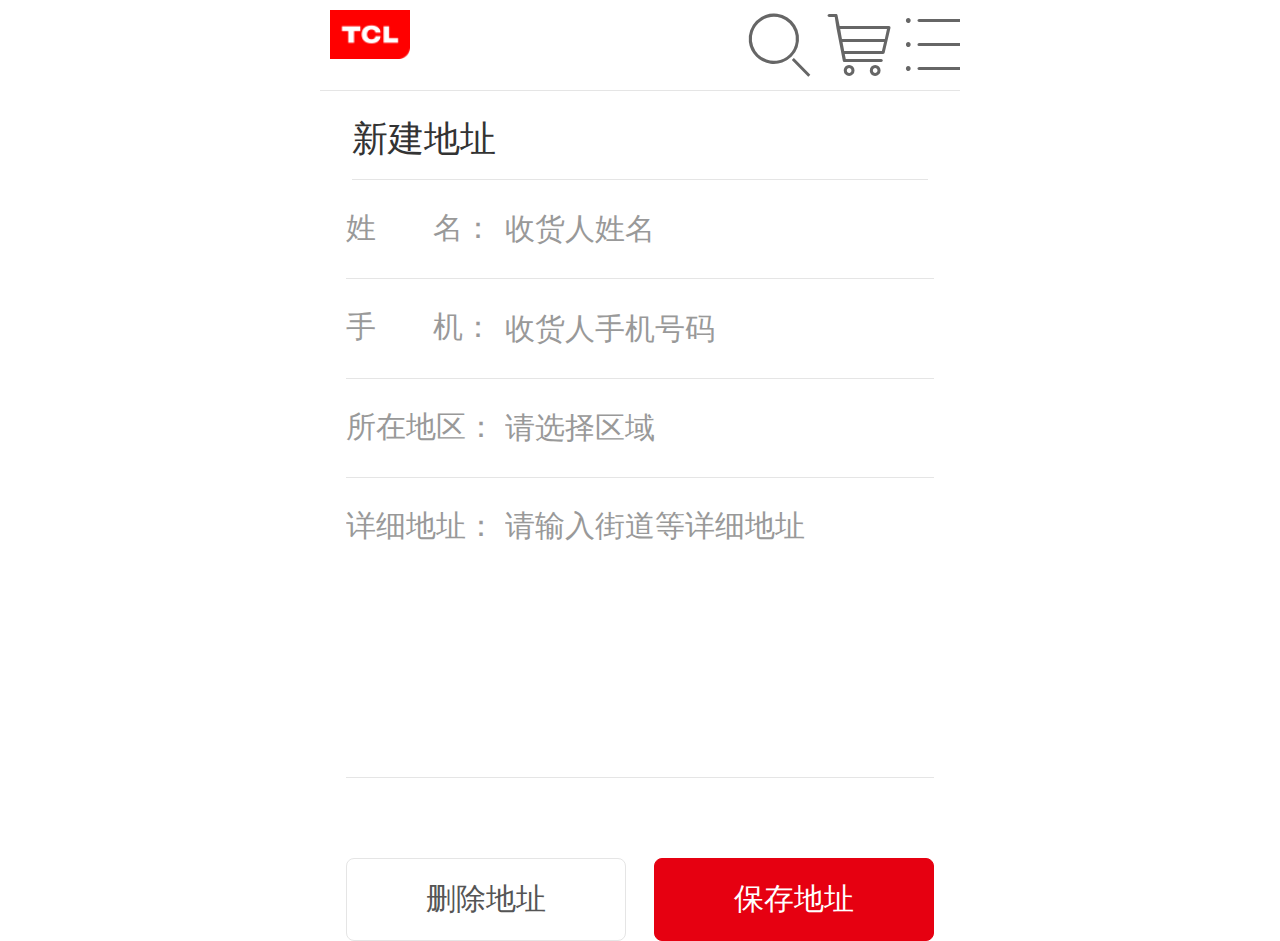
<file: 修改-我的地址T-11-4-02.html>
<!DOCTYPE html>
<html>
<head>
	<meta charset="UTF-8">
	<title>TCL官方网站</title>

<!-- <link rel="stylesheet/less" type="text/css" href="less/header.less" />
<link rel="stylesheet/less" type="text/css" href="less/main.less" /> 
<script src="js/less.min.js" type="text/javascript"></script> -->
 <link rel="stylesheet" href="less/header.css" />
<link rel="stylesheet" href="less/main.css" />
<link rel="stylesheet" href="less/common.css" /> 
<link rel="stylesheet" rel="stylesheet/css" type="text/css" href="less/widget/idangerous.swiper.css" />	
<script src="js/init.js"></script>
<style>


</style>
</head>
<body>
	<!-- Top html start -->
	<header class="header bor-bott">
		<img class="fl logo" src="img/logo.png" />
		<div class="fr w80">
			<div class="search">&#xe603</div>
			<div class="cart">&#xe61f</div>
			<div class="nav">&#xe608</div>		
		</div>
	</header>
	<!-- Top html end -->
	
	<!--New address html-->
	<div class="reset-password new-address">
		<h3>新建地址</h3>
		<div class="form-group">
			<span><b>姓</b>名：</span>
			<input type="text" placeholder="收货人姓名">
		</div>
		<div class="form-group">
			<span><b>手</b>机：</span>
			<input type="text" placeholder="收货人手机号码">
		</div>
		<div class="form-group">
			<span>所在地区：</span>
			<input class="address-box" type="text" placeholder="请选择区域">
		</div>
		<div class="form-group">
			<span>详细地址：</span>
			<textarea  style="resize:none;" placeholder="请输入街道等详细地址"></textarea>
		</div>
		
		<div class="modify-address-btn">
			<a href="##" class="btn">删除地址</a>
		  <a href="##" class="btn btn_color">保存地址</a>
		</div>
		
	</div><!--New address html end-->
	
	
	<div class="new_modal"></div>
	<!---选择地址弹出框-->
	<div class="select-address">
		<div class="m-header">
			<h2>选择地区</h2>
			<s></s>
		</div>
		<div class="address-roll">
			<ul>
				<li>北京</li>
				<li>天津</li>
				<li>河北省</li>
				<li>山东省</li>
				<li>河南省</li>
				<li>辽宁省</li>
				<li>吉林省</li>
				<li>山东省</li>
				<li>河南省</li>
				<li>辽宁省</li>
				<li>吉林省</li>
			</ul>
	 </div>
	</div><!---选择地址弹出框 end-->
	
  
  <script type="text/javascript" src="js/jquery-1.10.1.min.js"></script> 
  
  <script>
  
  $(".address-box").click(function(){
  	$(".new_modal").show();
  	$(".select-address").show();
  });
  $(".select-address s").click(function(){
  	$(".new_modal").hide();
  	$(".select-address").hide();
  })
  </script>
</body>
</html>
</file>
<file: less/common.css>
* {
	padding: 0;
	margin: 0;
	border: 0;
	box-sizing: border-box
}

span,strong {
	display: inline-block
}

body,html {
	width: 100%;
	height: 100%
}

html {
	font-size: 40px;
	-webkit-touch-callout: none;
	-webkit-text-size-adjust: none;
	-webkit-tap-highlight-color: transparent;
	-webkit-user-select: none
}

body {
	font-family: font-nav,'Microsoft Yahei',Arial;
	color: #666;
	overflow-x: hidden;
	background-color: #FFF;
	max-width: 640px;
	margin: 0 auto
}

button,input,select,textarea {
	outline: 0
}

input {
	padding: 0;
	margin: 0;
	vertical-align: middle
}

li,ul {
	list-style-type: none
}

a {
	color: #555;
	outline: 0;
	text-decoration: none
}

a:hover {
	text-decoration: underline
}

.fl {
	float: left
}

.fr {
	float: right
}

.txtcenter {
	text-align: center
}

.row {
	width: 100%
}

.w80 {
	width: 80%
}

.w70 {
	width: 70%
}

.w100 {
	width: 100%
}

.w50 {
	width: 50%
}

.w45 {
	width: 45%
}

.w40 {
	width: 40%
}

.w30 {
	width: 30%
}

.w20 {
	width: 20%
}

.center {
	margin: 0 auto
}

.clear {
	clear: both
}

.hidden {
	display: none
}

.visible {
	display: block
}

.bold {
	font-size: bold
}

.payTypeboxContent .ordinaryinput.black {
	color: #000
}

.mgt30 {
	margin: .75rem auto
}

.pdb0 {
	padding: 0
}

.mt10 {
	margin-top: .25rem
}

.mb10 {
	margin-bottom: .25rem
}

.button.mt55,.mt55 {
	margin-top: 1.375rem
}

.button.mgb55 {
	margin-bottom: 1.375rem
}

@font-face {
	font-family:'iconfont';
	src:url('is/iconfont.eot');
	src:url('is/iconfont.eot?#iefix') format('embedded-opentype'),url('is/iconfont.woff') format('woff'),url('is/iconfont.ttf') format('truetype'),url('is/iconfont.svg#iconfont') format('svg')
}

.icon-font {
	font-family: 'iconfont';
}

.ml2 {
	margin-left: 5%
}

.button {
	background-color: #E60011;
	color: #fff;
	padding: 1em 0;
	text-align: center;
	border-radius: 5px;
	font-size: .5rem;
	margin: 0 auto
}

.w90 {
	width: 90%;
	position: relative
}

.mt10 {
	margin-top: 1rem
}

.mb20 {
	margin-bottom: 2rem
}

.bold {
	font-weight: 700
}

.bor-right {
	border-right: 1px solid #e5e5e5
}

.bor-left {
	border-left: 1px solid #e5e5e5
}

.cc {
	display: table;
	content: "";
	clear: both
}

.bd-0 {
	border: 0!important
}

.rg {
	float: right
}

article,aside,blockquote,button,code,dd,details,div,dl,dt,fieldset,figcaption,figure,footer,form,h1,h2,h3,h4,h5,h6,header,hr,input,legend,li,menu,nav,ol,p,pre,section,td,textarea,th,ul {
	margin: 0;
	padding: 0
}
</file>
<file: less/header.css>
* {
	padding: 0;
	margin: 0;
	border: 0;
	box-sizing: border-box
}

span,strong {
	display: inline-block
}

body,html {
	width: 100%;
	height: 100%
}

body {
	font-family: font-nav,'Microsoft Yahei',Arial;
	color: #666;
	font-size: 100%;
	overflow-x: hidden;
	background-color: #FFF;
	max-width: 640px;
	margin: 0 auto
}

input {
	padding: 0;
	margin: 0;
	vertical-align: middle
}

li,ul {
	list-style-type: none
}

a {
	color: #555;
	outline: 0;
	text-decoration: none
}

a:hover {
	text-decoration: underline
}

.fl {
	float: left
}

.fr {
	float: right
}

.txtcenter {
	text-align: center
}

.row {
	width: 100%
}

.w80 {
	width: 80%
}

.clear {
	clear: both
}

.hidden {
	display: none
}

.visible {
	display: block
}

.bold {
	font-size: bold
}

.payTypeboxContent .ordinaryinput.black {
	color: #000
}

@font-face {
	font-family:iconfont-tcl;src:url(http://at.alicdn.com/t/font_1449797592_650754.eot);src:url(http://at.alicdn.com/t/font_1449797592_650754.eot?#iefix) format('embedded-opentype'),url(http://at.alicdn.com/t/font_1449797592_650754.woff) format('woff'),url(http://at.alicdn.com/t/font_1449797592_650754.ttf) format('truetype'),url(http://at.alicdn.com/t/font_1449797592_650754.svg#iconfont-tcl) format('svg')
}

.icon-font {
	font-family: iconfont-tcl
}

.ml2 {
	margin-left: 5%
}

.button {
	background-color: #E60011;
	color: #fff;
	padding: 1em 0;
	text-align: center;
	border-radius: 5px;
	font-size: 1.56rem
}

.w90 {
	width: 90%;
	margin: 0 auto;
	position: relative
}

.mt10 {
	margin-top: 1rem
}

.mb20 {
	margin-bottom: 2rem
}

.bold {
	font-weight: 700
}

.bor-bott {
	border-bottom: 1px solid #e5e5e5
}

.img img {
	max-width: 100%
}

.bor-bott {
	border-bottom: 1px solid #e5e5e5
}

.header {
	width: 100%;
	overflow: hidden;
	padding: .25rem
}

.header .logo {
	width: 2rem
}

.header .cart,.header .nav,.header .search {
	font-family: iconfont-tcl;
	width: 9%;
	float: right;
	margin-left: .85rem;
	font-size: 1.6rem
}

.header .w80 {
	width: 80%
}

.header img {
	width: 100%
}
</file>
<file: less/main.css>
.color_666 {
  color: #666666;
}
.color_333 {
  color: #333333;
}
.color_999 {
  color: #999999;
}
body {
  font: 12px "Microsoft Yahei", "Hiragino Sans GB", sans-serif;
}
* {
  padding: 0;
  margin: 0;
  border: 0;
  box-sizing: border-box;
}
strong,
span {
  display: inline-block;
}
html,
body {
  width: 100%;
  height: 100%;
  position: relative;
}
html {
  font-size: 40px;
  -webkit-touch-callout: none;
  -webkit-text-size-adjust: none;
  -webkit-tap-highlight-color: rgba(0, 0, 0, 0);
  -webkit-user-select: none;
}
body {
  font-family: 'font-nav', 'Microsoft Yahei', 'Arial';
  color: #666;
  overflow-x: hidden;
  background-color: #FFF;
  max-width: 640px;
  margin: 0 auto;
}
input,
button,
select,
textarea {
  outline: none;
}
input {
  padding: 0;
  margin: 0;
  vertical-align: middle;
}
ul,
li {
  list-style-type: none;
}
a {
  color: #555;
  outline: none;
  text-decoration: none;
}
a:hover {
  text-decoration: underline;
}
.fl {
  float: left;
}
.fr {
  float: right;
}
.txtcenter {
  text-align: center;
}
.row {
  width: 100%;
}
.w80 {
  width: 80%;
}
.w70 {
  width: 70%;
}
.w100 {
  width: 100%;
}
.w50 {
  width: 50%;
}
.w45 {
  width: 45%;
}
.w40 {
  width: 40%;
}
.w30 {
  width: 30%;
}
.w20 {
  width: 20%;
}
.center {
  margin: 0 auto;
}
.clear {
  clear: both;
}
.hidden {
  display: none;
}
.visible {
  display: block;
}
.bold {
  font-size: bold;
}
.payTypeboxContent .ordinaryinput.black {
  color: #000;
}
.mgt30 {
  margin: 0.75rem auto;
}
.pdb0 {
  padding: 0;
}
.mt10 {
  margin-top: 0.25rem;
}
.mb10 {
  margin-bottom: 0.25rem;
}
.button.mt55,
.mt55 {
  margin-top: 1.375rem;
}
.button.mgb55 {
  margin-bottom: 1.375rem;
}
@font-face {
  font-family: 'iconfont-tcl';
  src: url('iconfont/iconfont.eot');
  src: url('iconfont/iconfont.eot?#iefix') format('embedded-opentype'), /* IE6-IE8 */ url('iconfont/iconfont.woff') format('woff'), /* chrome、firefox */ url('iconfont/iconfont.ttf') format('truetype'), /* chrome、firefox、opera、Safari, Android, iOS 4.2+*/ url('iconfont/iconfont.svg#iconfont-tcl') format('svg');
  
  /* IE9*/
  /* iOS 4.1- */
}
.icon-font {
  font-family: 'iconfont-tcl';
}
.ml2 {
  margin-left: 5%;
}
.button {
  background-color: #e60011;
  color: #fff;
  padding: 1em 0;
  text-align: center;
  border-radius: 5px;
  font-size: 0.5rem;
  margin: 0 auto;
}
.w90 {
  width: 90%;
  position: relative;
}
.mt10 {
  margin-top: 1rem;
}
.mb20 {
  margin-bottom: 2rem;
}
.bold {
  font-weight: 700;
}
.bor-right {
  border-right: 1px solid #e5e5e5;
}
.bor-left {
  border-left: 1px solid #e5e5e5;
}
.fs16 {
  font-size: 0.4rem;
}
.fs18 {
  font-size: 0.45rem;
}
.fs20 {
  font-size: 0.5rem;
}
.fs22 {
  font-size: 0.55rem;
}
.fs24 {
  font-size: 0.6rem;
}
.fs26 {
  font-size: 0.65rem;
}
.fs28 {
  font-size: 0.7rem;
}
.fs30 {
  font-size: 0.75rem;
}
.fs32 {
  font-size: 0.8rem;
}
.fs34 {
  font-size: 0.85rem;
}
.fs36 {
  font-size: 0.9rem;
}
.fs42 {
  font-size: 1.05rem;
}
.fs48 {
  font-size: 1.2rem;
}
.fs60 {
  font-size: 1.5rem;
}
.cc {
  display: table;
  content: "";
  clear: both;
}
.bd-0 {
  border: 0!important;
}
.rg {
  float: right;
}
div,
dl,
dt,
dd,
ul,
ol,
li,
h1,
h2,
h3,
h4,
h5,
h6,
pre,
code,
form,
fieldset,
legend,
input,
textarea,
p,
blockquote,
th,
td,
hr,
button,
article,
aside,
details,
figcaption,
figure,
footer,
header,
menu,
nav,
section {
  margin: 0;
  padding: 0;
}
a {
  text-decoration: none;
}
.mg_top28 {
  margin-top: 0.7rem;
}
.mrg20 {
  margin: 0.5rem 0;
}
.mrg40 {
  margin: 1rem 0;
}
.inputsearch {
  float: left;
  width: 70%;
  line-height: 1.25rem;
  height: 1.25rem;
  vertical-align: middle;
}
.qc {
  display: table;
  content: " ";
  clear: both;
}
.inputsearch input {
  width: 100%;
  font-size: 0.625rem;
  padding: 0.25rem 0.35rem;
  background-color: #e2e2e2;
}
.inputsearchicon {
  margin-left: 0.25rem;
  margin-top: 0.15rem;
  font-size: 1rem;
  float: left;
  line-height: 1.25rem;
  height: 1.25rem;
  font-family: 'iconfont-tcl';
}
.closesearch {
  margin-top: 0.15rem;
  margin-right: 0.25rem;
  font-size: 1rem;
  float: right;
  line-height: 1.25rem;
  height: 1.25rem;
  font-family: 'iconfont-tcl';
}
.inputsearchicon img,
.closesearch img {
  width: 100%;
}
.searchdiv {
  background-color: #e2e2e2;
  border-radius: 5px;
  margin: 0.3rem auto;
  width: 92%;
  line-height: 1.5rem;
  height: 1.5rem;
}
.search,
.searchhistory,
.searchtip {
  width: 90%;
  margin: 0 auto;
}
.historytxt,
.searchtip .hotsearchtxt {
  font-size: 0.5rem;
  margin-top: 0.5rem;
  padding-bottom: 0.25rem;
}
.selectCondition {
  width: 90%;
  margin: 15px auto;
}
.searchtip ul li {
  margin-top: 2%;
  margin-left: 2%;
  float: left;
}
.searchtip ul li .Stip {
  width: 100%;
  padding: 0.375rem 0.425rem;
  font-size: 0.625rem;
  background-color: #f2f2f2;
}
.selectConditionOne {
  font-size: 0.625rem;
  float: left;
}
.selectConditionTwo {
  font-size: 0.625rem;
  float: right;
}
.arraw {
  font-family: 'iconfont-tcl';
  font-size: 0.625rem;
  font-weight: 900;
}
.arraw img {
  width: 100%;
}
.selecttxt {
  float: left;
}
.swiper-container.itemList,
.itemList {
  width: 92%;
  padding: 1.375rem auto 0 auto;
  font-size: 0.625rem;
}
.itemList .item {
  padding: 15px 0 25px 0;
  text-align: center;
  width: 50%;
  float: left;
  border-bottom: 1px solid #e5e5e5;
}
.itemList .item .itemimg {
  width: 90%;
  margin: 0 auto;
}
.itemList .item .itemimg img {
  max-width: 100%;
}
.itemList .item .itemprice,
.itemList .item .itemtxt {
  font-weight: bold;
  margin-top: 5px;
}
.itemmore {
  background-color: #f2f2f2;
  text-align: center;
  font-size: 0.5rem;
  padding: 10px 0;
}
.dropload-load .loading {
  display: inline-block;
  height: 15px;
  width: 15px;
  border-radius: 100%;
  margin: 6px;
  border: 2px solid #666;
  border-bottom-color: transparent;
  vertical-align: middle;
  -webkit-animation: rotate 0.75s linear infinite;
  animation: rotate 0.75s linear infinite;
}
@-webkit-keyframes rotate {
  0% {
    -webkit-transform: rotate(0deg);
  }
  50% {
    -webkit-transform: rotate(180deg);
  }
  100% {
    -webkit-transform: rotate(360deg);
  }
}
@keyframes rotate {
  0% {
    transform: rotate(0deg);
  }
  50% {
    transform: rotate(180deg);
  }
  100% {
    transform: rotate(360deg);
  }
}
.billtitle {
  font-size: 0.75rem;
  width: 90%;
  margin: 0.75rem auto 0 auto;
  color: #414141;
  font-weight: bold;
  padding-bottom: 0.5rem;
}
.billaddress {
  width: 90%;
  margin: 0 auto;
  position: relative;
}
.billaddresstxt {
  width: 80%;
  float: left;
}
.billaddressarrow {
  font-family: 'iconfont-tcl';
  float: right;
  position: absolute;
  right: 0.25rem;
  top: 30%;
  font-size: 0.75rem;
}
/*.billaddressarrow{
	background-image: url('@{images}/nav/arrowRight.jpg');
    background-size: 100% 100%;
    height: 45/@rem;
    position: absolute;
    right: 10/@rem;
	top: 45%;
    width: 30/@rem;
}
.billaddressarrow img{
	width: 100%;
}*/
.billaddress_phone,
.billaddress_name {
  float: left;
  color: #414141;
  width: auto;
  font-size: 0.625rem;
  margin-top: 0.75rem;
}
.billaddress_phone {
  clear: right;
  margin-left: 5%;
}
.billaddress_detail {
  float: left;
  clear: left;
  margin-top: 0.375rem;
  padding-bottom: 0.5rem;
  font-size: 0.625rem;
}
.pay {
  width: 90%;
  margin: 0 auto;
}
.pay .paydetail {
  float: left;
  width: 47%;
  border-radius: 5px;
  border: 1px solid #e5e5e5;
  text-align: center;
  vertical-align: middle;
  height: 5rem;
  line-height: 5rem;
  font-size: 0.625rem;
  color: #414141;
}
.pay .paydetail img {
  vertical-align: middle;
  max-width: 100%;
}
.payType {
  width: 90%;
  margin: 0 auto;
  position: relative;
}
.paytxt,
.paytitle {
  margin-top: 0.375rem;
  padding-bottom: 0.5rem;
  display: block;
  float: left;
  font-size: 0.625rem;
  color: #414141;
}
.paytitle.pdb0 {
  padding: 0;
}
.paytitle.mgt30 {
  margin: 0.75rem auto;
}
.paytxt.gray {
  font-size: 0.625rem;
  color: #e2e2e2;
  margin-left: 1%	;
  float: left;
}
.payTypeSelect {
  position: relative;
  margin-top: 0.375rem;
  padding-bottom: 0.5rem;
  display: block;
  float: right;
  font-size: 0.625rem;
  color: #414141;
  text-align: right;
  margin-right: 0.625rem;
}
.payTypeicon {
  position: absolute;
  right: 2%;
  top: 46%;
}
.total,
.billgoods {
  width: 90%;
  margin: 0 auto;
  position: relative;
}
.billgoods .billgoodsimg {
  float: left;
  width: 2.5rem;
  max-height: 3.375rem;
  margin-top: 0.625rem;
}
.billgoods .billgoodsimg img {
  max-width: 100%;
}
.billgoods .billgoodstxt {
  float: left;
  font-size: 0.625rem;
  color: #414141;
  padding: 0.5rem 0;
}
.billgoods .billgoodstxt .type {
  font-size: 0.5rem;
  color: #e2e2e2;
}
.totalprice {
  float: right;
  font-size: 0.625rem;
  color: #414141;
  vertical-align: middle;
}
.detail_title {
  width: 90%;
  padding: 0.75rem 0;
  position: relative;
}
.detail_title .detail_title_txt {
  position: absolute;
  top: 0.75rem;
  left: 0;
  font-size: 0.75rem;
  color: #414141;
}
.detail_title .detail_title_txt span {
  font-size: 0.625rem;
  color: #414141;
}
.detail_buy {
  position: absolute;
  right: 0;
  top: 0.75rem;
}
.detail_buy.button {
  padding: 0.25rem 1rem;
}
.payTypebox {
  font-size: 0.5rem;
  padding: 0.25rem 1rem;
  border: 1px solid #e5e5e5;
  border-radius: 0.2rem;
  float: left;
  margin: 0.625rem 0.25rem;
}
.billbg {
  background-color: #F7F7F9;
}
.bor-top {
  border-top: 1px solid #e5e5e5;
}
.payTypebox.active {
  border-color: #e81f2f;
}
.payTypeboxContent {
  font-size: 0.625rem;
  color: #414141;
  background-color: #F7F7F9;
  width: 90%;
  margin: 0 auto;
}
.payTypeboxContent .ordinaryinput {
  font-size: 0.5rem;
  padding: 0.25rem 0.35rem;
  border: 1px solid #e5e5e5;
  color: #e2e2e2;
  background-color: #fff;
  border-radius: 0.2rem;
  width: 80%;
  margin: 0.125rem auto;
}
.payTypeboxContent .btn {
  font-size: 0.625rem;
  background-color: #F7F7F9;
  border: 1px solid #e5e5e5;
  background-color: #fff;
  border-radius: 0.2rem;
  float: left;
  width: 40%;
  margin: 0.85rem 5%;
}
.paybillinput {
  width: 75%;
}
.paybillinput input {
  font-size: 0.625rem;
  padding: 0.25rem 0.35rem;
  border: 1px solid #e5e5e5;
  color: #e2e2e2;
  background-color: #fff;
  border-radius: 0.2rem;
  margin: 0.5rem 0.625rem;
  width: 100%;
}
.billconfirm {
  font-size: 0.625rem;
  padding: 0.25rem 0.35rem;
  color: #e81f2f;
  margin: 0.5rem 0.625rem;
}
.billarrowBottom {
  transform: rotate(88deg);
  -ms-transform: rotate(88deg);
  /* IE 9 */
  -moz-transform: rotate(88deg);
  /* Firefox */
  -webkit-transform: rotate(88deg);
  /* Safari 和 Chrome */
  -o-transform: rotate(88deg);
  /* Opera */
}
.btn {
  font-size: 0.625rem;
  border-radius: 0.2rem;
  border: 1px solid #e5e5e5;
  background-color: #fff;
  padding: 0.25rem 0;
  text-align: center;
  width: 40%;
  margin: 0.85rem 5%;
}
.conditiontab ul li {
  overflow: hidden;
  padding: 0.625rem 0;
  margin: 0 auto;
}
.conditiontab ul li.active {
  color: #e81f2f;
}
#billCoupon .billaddressarrow {
  top: 20%;
}
/*t-09*/
.title {
  overflow: hidden;
  margin: 0 auto;
}
.titletxt {
  font-size: 0.75rem;
  padding: 0.75rem 0 0.5rem 0;
}
.titleother {
  font-size: 0.5rem;
  padding: 1rem 0 0.5rem 0;
}
.title .arraw {
  font-size: 0.5rem;
  float: right;
  margin-left: 0.375rem;
}
.title .arraw img {
  width: 100%;
}
.compare {
  margin-bottom: 3rem;
  overflow: hidden;
}
.compare .mianicon img {
  max-height: 100%;
  max-width: 100%;
}
.compare .mianicon {
  width: 62%;
  margin: 0 19%;
  height: 4.5rem;
  line-height: 4.5rem;
  vertical-align: middle;
  margin-top: 0.5rem;
  display: -moz-box;
  display: -webkit-box;
  display: box;
  -moz-box-align: center;
  -webkit-box-align: center;
  -o-box-align: center;
}
.compare .itemtitle,
.compare .itemprice {
  font-size: 0.625rem;
  text-align: center;
  color: #414141;
}
.compare .btn.red {
  background-color: #e81f2f;
  color: #fff;
}
.compare .btn {
  margin: 0.5rem auto;
}
.compare .knowmore {
  text-align: center;
  font-size: 0.625rem;
  color: #e81f2f;
  margin-bottom: 0.375rem;
}
.compare .arraw {
  float: none;
  font-family: 'iconfont-tcl';
  font-size: 0.3125rem;
  font-weight: 900;
}
.compare .itemdetail .itemdetailtitle {
  font-size: 0.75rem;
  padding-top: 0.75rem;
  padding-bottom: 0.5rem;
  color: #414141;
}
.compare .itemdetail .itemdetailtxt {
  margin-top: 0.5rem;
  font-size: 0.75rem;
  color: #666666;
}
.timeicon {
  font-family: 'iconfont-tcl';
}
.searchhistory .history {
  overflow: hidden;
  padding: 0.625rem 0;
  font-size: 0.625rem;
}
.search .searchcontent .txt,
.searchhistory .history .txt {
  padding-left: 0.375rem;
}
.search .tip {
  padding: 0.5rem 0 0.25rem 0;
  font-size: 0.625rem;
  color: #e81f2f;
}
.search .searchcontent {
  font-size: 0.625rem;
  overflow: hidden;
  padding: 0.625rem 0;
}
/*T-12登录*/
::-webkit-input-placeholder {
  /* WebKit browsers */
  color: #999;
}
:-moz-placeholder {
  /* Mozilla Firefox 4 to 18 */
  color: #999;
}
::-moz-placeholder {
  /* Mozilla Firefox 19+ */
  color: #999;
}
:-ms-input-placeholder {
  /* Internet Explorer 10+ */
  color: #999;
}
.m-login .m-img {
  width: 21.33%;
  margin: 9.6% auto;
}
.m-login .m-img img {
  max-width: 100%;
  border-radius: 50%;
}
.m-login .m-form-group {
  margin: 3% 4%;
  border-bottom: 1px solid #e5e5e5;
  overflow: hidden;
  zoom: 1;
  padding: 0.3rem 0;
}
.m-login .m-form-group input {
  display: inline-block;
  width: 80%;
  font-size: 0.9rem;
  padding: 0.25rem 0;
}
.m-login .m-form-group span {
  width: 20px;
  background: url("../img/login_1.png") 0px 0 no-repeat;
  background-size: 65% 90%;
  height: 20px;
  vertical-align: middle;
  margin: 0.3rem 5% 0 0;
}
.m-login .m-form-group i {
  width: 5%;
  height: 5%;
  float: right;
  vertical-align: middle;
  margin-top: 0.6rem;
  display: none;
  cursor: pointer;
}
.m-login .m-form-group i img {
  max-width: 100%;
}
.m-login .m-form-group.m-group span {
  background: url("../img/login_2.png") 0px 0 no-repeat;
  background-size: 75% 90%;
}
.m-login .m-form-group.m-group i {
  display: block;
}
.m-login .m-btn .btn {
  background: #e60011;
  width: 92%;
  display: inline-block;
  margin: 0.85rem 4% 0.4rem;
  text-decoration: none;
  padding: 0.4rem 0;
  color: #fff;
  font-size: 0.9rem;
}
.login-password {
  overflow: hidden;
  zoom: 1;
  margin: 0 4%;
}
.login-password a {
  color: #666;
  font-size: 0.6rem;
}
.login-password .fl input {
  vertical-align: middle;
  margin: 0 .4rem .1rem .1rem;
}
.m-other {
  margin-top: 17%;
  border-top: 1px solid #e5e5e5;
  padding: 3% 0 6%;
}
.m-other h3 {
  font-size: 0.6rem;
  font-weight: normal;
  text-align: center;
}
.other-login {
  overflow: hidden;
  zoom: 1;
  margin: 6% 4% 0;
}
.other-login a {
  text-align: center;
  float: left;
  width: 33.3333%;
  text-decoration: none;
  font-size: 0.65rem;
  color: #999;
}
.other-login a span {
  text-align: center;
  display: block;
  margin: 0 auto;
  width: 30%;
}
.other-login a span img {
  max-width: 100%;
}
.m-cancel {
  text-align: center;
  margin: 0 4%;
  border-top: 1px solid #e5e5e5;
}
.m-cancel a {
  display: block;
  height: 2.3rem;
  line-height: 2.3rem;
  text-decoration: none;
  color: #e81f2f;
  font-size: 0.75rem;
}
/*大宗采购T-15*/
.m-bulk .margin {
  margin: 0 4%;
}
.m-bulk h2 {
  font-size: 1.5rem;
  font-weight: normal;
  margin: 9% 0;
  color: #333;
  line-height: 1.8rem;
}
.m-bulk .tit {
  font-size: 0.6rem;
  line-height: 1rem;
}
.m-bulk .img img {
  max-width: 100%;
}
.m-bulk .part .img {
  margin: 8% 0;
}
.m-bulk .part .btn {
  display: block;
  width: 100%;
  background: #e60011;
  color: #fff;
  text-decoration: none;
  padding: 0.3rem 0;
  font-size: 0.75rem;
  margin: 0.85rem 0;
}
.m-bulk .part1 {
  margin-bottom: 10%;
}
.m-bulk .part1 h3 {
  font-size: 1.2rem;
  font-weight: normal;
  color: #333;
  margin-bottom: 8%;
}
.m-contact {
  overflow: hidden;
  zoom: 1;
}
.m-contact .fl {
  width: 44%;
  border-right: 1px solid #e5e5e5;
  overflow: hidden;
  zoom: 1;
  padding-right: 2%;
  line-height: 1rem;
  font-size: 0.6rem;
}
.m-contact .m-span {
  float: left;
  width: 16%;
  margin-top: 0.2rem;
}
.m-contact .fr .m-span {
  width: 13%;
}
.m-contact .m-right {
  width: 84%;
  float: right;
}
.m-contact .fr {
  width: 56%;
  overflow: hidden;
  zoom: 1;
  padding-left: 2%;
  line-height: 1rem;
  font-size: 0.6rem;
}
.m-bulk h3 {
  font-size: 1.2rem;
  font-weight: normal;
  margin: 9% 0;
  color: #333;
  line-height: 1.8rem;
}
.m-bulk .part3 {
  margin-top: 8%;
}
/*T-14重设密码*/
.reset-password h3 {
  line-height: 2rem;
  margin: 0 5%;
  font-size: 0.9rem;
  font-weight: normal;
  border-bottom: 1px solid #e5e5e5;
  padding-top: 0.2rem;
  color: #333;
}
.reset-password .m-form-group.check-code input {
  font-size: 0.75rem;
  width: 60%;
  padding: 0.25rem 0;
  margin-left: 2%;
}
.reset-password .m-form-group input {
  font-size: 0.75rem;
  padding: 0.25rem 0;
  margin-left: 2%;
}
.reset-password .check-code a {
  width: 30%;
  margin: 0;
  color: #333;
  text-decoration: none;
}
.reset-password .m-form-group i {
  margin-top: 0.4rem;
}
.password-ts {
  font-size: 0.6rem;
  color: #999;
  margin: 0 6%;
}
.lunbo-container {
  width: 90%;
  overflow: hidden;
  margin: 0 auto;
  height: 7.5rem;
  position: relative;
  z-index: 1;
}
.swiper-container-android .lunbo-slide,
.swiper-wrapper {
  transform: translate3d(0px, 0px, 0px);
}
.swiper-container-horizontal > .lunbo-pagination {
  bottom: 10px;
  left: 0;
  width: 100%;
}
.lunbo-pagination {
  position: absolute;
  text-align: center;
  transform: translate3d(0px, 0px, 0px);
  transition: all 0.3s ease 0s;
  z-index: 10;
}
.swiper-container-horizontal > .lunbo-pagination .swiper-pagination-bullet {
  margin: 0 5px;
}
.lunbo-pagination .swiper-pagination-bullet-active {
  background: #FFFFFF none repeat scroll 0 0;
  opacity: 1;
  border-radius: 5px;
  border: 1px solid red;
}
.swiper-pagination-bullet {
  background: #B2B2B2 none repeat scroll 0 0;
  border-radius: 100%;
  display: inline-block;
  height: 8px;
  opacity: 0.2;
  width: 8px;
}
.lunbo-container .itemimg {
  height: 7.5rem;
}
.width100 {
  vertical-align: middle;
  line-height: 7.5rem;
  width: 100%;
}
.height100 {
  height: 100%;
  text-align: center;
}
.height100 img {
  height: 100%;
}
.width100 img {
  width: 100%;
  vertical-align: middle;
}
.selectCondition .button {
  padding: 0.25rem 0.625rem;
}
.selectCondition .mgl25 {
  margin-left: 0.625rem;
}
.item-container .compareSelectbox {
  width: 50px;
  margin: 1.25rem auto;
}
.item-container .compareSelectbox input[type=checkbox] {
  -webkit-appearance: none;
  appearance: none;
  width: 1.25rem;
  height: 1.25rem;
  margin: 0;
  cursor: pointer;
  vertical-align: top;
  background: url(../img/nav/radio_one.png);
  background-size: 100% 100%;
  background-repeat: no-repeat;
  border-radius: 3px;
}
.item-container .compareSelectbox input[type=checkbox]:checked {
  -webkit-appearance: none;
  appearance: none;
  width: 1.25rem;
  height: 1.25rem;
  margin: 0;
  cursor: pointer;
  vertical-align: top;
  background: url(../img/nav/radio_two.png);
  background-size: 100% 100%;
  background-repeat: no-repeat;
  background-position-x: 100%;
  border-radius: 3px;
}
.rotate90 {
  transform: rotate(180deg);
  -ms-transform: rotate(180deg);
  /* IE 9 */
  -moz-transform: rotate(180deg);
  /* Firefox */
  -webkit-transform: rotate(180deg);
  /* Safari 和 Chrome */
  -o-transform: rotate(180deg);
  /* Opera */
}
/* t-02*/
.detail_miaosu {
  text-align: center;
  font-size: 0.75rem;
  color: #414141;
}
/*t-03*/
.detail_contain {
  margin-top: 1.75rem;
}
.detail_contain h1 {
  text-align: center;
  font-size: 1.75rem;
}
.detail_contain h3 {
  text-align: center;
  font-size: 0.5rem;
  margin-top: 0.25rem;
}
.detail_contain img {
  max-width: 100%;
}
.detail_contain .part_seven .img {
  width: 90%;
  margin: 1.75rem auto 0 auto;
  text-align: center;
}
.detail_contain .part_eight .img,
.detail_contain .part_siz .img,
.detail_contain .part_five .img,
.detail_contain .part_four .img,
.detail_contain .part_three .img,
.detail_contain .part_two .img,
.detail_contain .part_one .img {
  width: 90%;
  margin: 1.75rem auto;
  text-align: center;
}
.detail_contain .part_eight .txt,
.detail_contain .part_seven .txt,
.detail_contain .part_six .txt,
.detail_contain .part_five .txt,
.detail_contain .part_four .txt,
.detail_contain .part_three .txt,
.detail_contain .part_two .txt,
.detail_contain .part_one .txt {
  margin: 0 auto;
  font-size: 0.75rem;
  text-align: center;
  line-height: 1.25rem;
}
.detail_contain .part_one {
  padding-bottom: 2.75rem;
}
.detail_contain .part_seven {
  padding-top: 2.75rem;
}
.detail_contain .part_eight,
.detail_contain .part_six,
.detail_contain .part_five,
.detail_contain .part_four,
.detail_contain .part_three,
.detail_contain .part_two {
  padding: 2.75rem 0;
}
.detail_contain .bor-line {
  margin: 0 auto;
  width: 30%;
}
/*注册成功T-13*/
.m-success {
  color: #e81f2f;
  font-size: 0.75rem;
  margin: 26% 4% 8%;
  text-align: center;
}
/*设置T-11-8*/
.m-setup {
  margin: 0 4%;
}
.m-setup a {
  font-size: 0.75rem;
  display: block;
  overflow: hidden;
  zoom: 1;
  border-bottom: 1px solid #e5e5e5;
  padding: .6rem 0;
  color: #000000;
}
.m-setup i {
  height: 0.8rem;
  width: 4%;
  margin-top: 0.2rem;
  float: right;
  background: url("../img/m-setup.png") 0px 0 no-repeat;
  background-size: contain;
}
/*优惠券T-11-7*/
.m-coupon {
  margin: 0 4%;
}
.m-coupon li {
  background: url("../img/m-coupon.png") 0px 0 no-repeat;
  background-size: contain;
  width: 100%;
  overflow: hidden;
  zoom: 1;
  margin-top: 4%;
  padding: .5rem 0.2rem;
}
.m-coupon li .m-left {
  float: left;
  text-align: right;
  color: #e81f2f;
  width: 31%;
  font-size: 1.5rem;
  border-right: 1px solid #e5e5e5;
  padding-right: 3%;
  height: 2.8rem;
  padding-top: 0.5rem;
  heigth: 2.8rem;
  overflow: hidden;
}
.m-coupon li .m-left span {
  font-size: 0.9rem;
  color: #333;
}
.m-center {
  float: left;
  width: 55%;
  text-align: center;
  border-right: 1px dashed #e5e5e5;
  height: 2.8rem;
}
.m-center .p1 {
  color: #333;
  font-size: 0.75rem;
  height: 1.5rem;
  line-height: 1.5rem;
  overflow: hidden;
}
.m-center .p2 {
  color: #666;
  font-size: 0.6rem;
  height: 1rem;
  line-height: 1rem;
  overflow: hidden;
}
.m-coupon .m-right {
  float: right;
  width: 14%;
  padding: 0 0.3rem;
  color: #e60012;
  font-size: 0.75rem;
  line-height: 0.9rem;
  height: 2.8rem;
  text-align: center;
  overflow: hidden;
}
.m-coupon .m-already .m-left,
.m-coupon .m-already .m-right {
  color: #333;
}
.m-coupon .m-hasexpired .m-left,
.m-coupon .m-hasexpired .m-right,
.m-coupon .m-hasexpired .m-left span,
.m-hasexpired .m-center .p1,
.m-hasexpired .m-center .p2 {
  color: #999;
}
.m-coupon-ts {
  margin: 4%;
  font-size: 0.6rem;
  color: #999;
}
/*我的订单T-11-1*/
.m-order_list {
  margin: 0 4%;
}
.order-state {
  overflow: hidden;
  zoom: 1;
  padding: 0.5rem 0;
}
.order-state .m-left {
  font-size: 0.6rem;
  float: left;
  color: #333;
}
.order-state .m-right {
  float: right;
  color: #999;
  font-size: 0.6rem;
}
.order_commodity {
  width: 100%;
  overflow: hidden;
  position: relative;
}
.order_commodity li {
  overflow: hidden;
  zoom: 1;
  position: relative;
}
.order_commodity .order-itme {
  float: left;
}
.order_commodity .img {
  width: 90%;
  overflow: hidden;
  margin-right: 10%;
  border: 1px solid #e5e5e5;
}
.payment {
  overflow: hidden;
  zoom: 1;
  color: #333;
  padding: .5rem 0;
  margin: .5rem 0;
  border-top: 1px solid #e5e5e5;
  border-bottom: 1px solid #e5e5e5;
}
.payment .payment_commodity {
  font-size: 0.75rem;
  float: left;
  width: 30%;
  height: 1.5rem;
  line-height: 1.5rem;
  overflow: hidden;
}
.payment .payment_price {
  float: left;
  font-size: 0.75rem;
  width: 40%;
  text-align: center;
  height: 1.5rem;
  line-height: 1.5rem;
  overflow: hidden;
}
.payment .payment_price span {
  color: #e60012;
}
.payment .payment_btn {
  width: 30%;
  float: right;
  text-align: right;
}
.payment .payment_btn .btn {
  text-decoration: none;
  margin: 0px;
  width: 80%;
  display: inline-block;
}
.payment .payment_btn .btn_color {
  color: #fff;
  border: none;
  background: #e60011;
}
/*我的地址T-11-4*/
.new-address .form-group {
  margin: 0 4%;
  border-bottom: 1px solid #e5e5e5;
  padding: 0.7rem 0;
  overflow: hidden;
  zoom: 1;
}
.new-address .form-group span {
  float: left;
  width: 27%;
  color: #999;
  font-size: 0.75rem;
}
.new-address .form-group span b {
  font-weight: normal;
  padding-right: 36%;
}
.new-address .form-group input {
  float: left;
  width: 73%;
  font-size: 0.75rem;
  padding: 0.2% 0;
  line-height: 1rem;
}
.new-address .form-group textarea {
  width: 73%;
  height: 6rem;
  line-height: 1rem;
  font-size: 0.75rem;
  font-family: "font-nav", "Microsoft Yahei", "Arial";
}
.new-address-btn {
  margin: 2rem 4% 0;
}
.new-address-btn .btn {
  width: 100%;
  background: #e60011;
  color: #fff;
  border: none;
  text-decoration: none;
  display: inline-block;
  margin: 0px;
  font-size: 0.75rem;
  padding: 0.5rem 0;
}
.modify-address-btn {
  margin: 2rem 4% 0;
}
.modify-address-btn .btn {
  float: left;
  width: 7rem;
  padding: 0.5rem 0;
  margin: 0;
  font-size: 0.75rem;
  text-decoration: none;
}
.modify-address-btn .btn_color {
  color: #fff;
  border: 1px solid #e60011;
  background: #e60011;
  float: right;
}
/*新建地址弹出框*/
.new_modal {
  display: none;
  position: fixed;
  top: 0;
  background: #000;
  opacity: 0.5;
  right: 0;
  bottom: 0;
  left: 0;
  z-index: 99;
  overflow: hidden;
  -webkit-overflow-scrolling: touch;
  outline: 0;
}
.select-address {
  display: none;
  position: absolute;
  background: #fff;
  width: 92%;
  left: 4%;
  top: 4.75rem;
  height: 18.1rem;
  z-index: 999;
}
.select-address .m-header {
  overflow: hidden;
  zoom: 1;
  padding: 3% 4% 3% 7%;
  border-bottom: 1px solid #e5e5e5;
}
.select-address h2 {
  font-size: 0.75rem;
  float: left;
  width: 50%;
  font-weight: normal;
  color: #999;
}
.select-address s {
  margin-top: 0.25rem;
  width: 0.625rem;
  height: 0.625rem;
  float: right;
  background: url("../img/close.png") 0px 0 no-repeat;
  background-size: contain;
  cursor: pointer;
}
.address-roll {
  overflow-y: auto;
  overflow-x: hidden;
  height: 15.75rem;
}
.select-address ul {
  margin: 0 4%;
}
.select-address ul li {
  height: 2.15rem;
  line-height: 2.15rem;
  border-bottom: 1px solid #e5e5e5;
  font-size: 0.75rem;
  color: #333;
  padding: 0 3%;
}
.my-address_new {
  height: 2.5rem;
  line-height: 2.5rem;
  border-bottom: 1px solid #e5e5e5;
  margin: 0 4%;
  font-size: 0.75rem;
  position: relative;
}
.my-address_new i {
  position: absolute;
  right: 0;
  width: 0.5rem;
  height: 1rem;
  background: url("../img/m-setup.png") 0px 0 no-repeat;
  background-size: contain;
  top: 50%;
  margin-top: -0.5rem;
}
.my-address_new s {
  width: 1rem;
  height: 1.125rem;
  background: url("../img/address_new.png") 0px 0 no-repeat;
  background-size: contain;
  display: inline-block;
  vertical-align: middle;
}
.my-address_new a,
.my-address li a {
  text-decoration: none;
  display: block;
}
.my-address_new a {
  text-align: center;
}
.my-address .address-list {
  margin: 0 4%;
  position: relative;
}
.my-address .address-list .address-list-selected {
  color: #48CA24;
}
.my-address li {
  padding: 0.625rem 1.6rem 0.625rem 0;
  border-bottom: 1px solid #e5e5e5;
  position: relative;
}
.my-address li i {
  position: absolute;
  right: 0;
  width: 0.5rem;
  height: 1rem;
  background: url("../img/m-setup.png") 0px 0 no-repeat;
  background-size: contain;
  top: 50%;
  margin-top: -0.5rem;
}
.my-address li h4 {
  font-weight: normal;
  font-size: 0.75rem;
  color: #333;
}
.my-address li p {
  line-height: 0.875rem;
  font-size: 0.75rem;
  color: #666;
}
/* 查看物流T-11-3*/
.wuliu h3 {
  font-size: 0.85rem;
  width: 90%;
  position: relative;
  margin: 1rem auto 0.25rem auto;
  font-weight: normal;
}
.wuliu_server {
  width: 90%;
  position: relative;
  margin: 0.75rem auto 0 auto;
  padding-bottom: 0.75rem;
  overflow: hidden;
}
.wuliu_server .wuliu_server_img {
  width: 2.5rem;
  float: left;
  margin-left: 0.25rem;
}
.wuliu_server .wuliu_server_img img {
  max-width: 100%;
}
.wuliu_server .wuliu_server_txt {
  font-size: 0.75rem;
  margin-top: 0.25rem;
  margin-left: 1.25rem;
  float: left;
}
.wuliu .wuliu_server_detail {
  width: 90%;
  position: relative;
  margin: 0.75rem auto 0 auto;
  padding-bottom: 0.75rem;
}
.wuliu .wuliu_server_detail ul {
  border-left: 1px solid #e5e5e5;
}
.wuliu .wuliu_server_detail .row {
  margin-left: 0.75rem;
  font-size: 0.625rem;
  color: 0.75rem;
}
.wuliu .wuliu_server_detail .row.time {
  font-size: 0.5rem;
  color: #7e7e7e;
}
.wuliu .wuliu_server_detail li {
  position: relative;
  margin-bottom: 0.875rem;
}
.wuliu .wuliu_server_detail li:last-child {
  margin-bottom: 0;
}
.wuliu .wuliu_server_detail .circle {
  width: 0.25rem;
  height: 0.25rem;
  border-radius: 0.5rem;
  background-color: #e2e2e2;
  position: absolute;
  left: -0.125rem;
  top: 0.25rem;
}
.wuliu .wuliu_server_detail .circle.active {
  background-color: #e81f2f;
  -webkit-box-shadow: #F7B2B7 0px 0px 10px;
  -moz-box-shadow: #F7B2B7 0px 0px 10px;
  box-shadow: #F7B2B7 0px 0px 10px;
}
.wuliu .wuliu_time {
  font-size: 0.5rem;
  color: #7e7e7e;
  width: 90%;
  position: relative;
  padding-bottom: 0.25rem;
  margin: 0 auto;
}
.wuliu .wuliu_time .row {
  margin: 0.25rem auto;
}
.wuliu .wuliu_icon {
  width: 90%;
  position: relative;
  margin: 0.75rem auto;
  overflow: hidden;
}
.wuliu .wuliu_icon li {
  float: left;
  width: 31%;
  text-align: center;
  font-size: 0.5rem;
  color: #7e7e7e;
}
.wuliu .wuliu_icon li img {
  max-width: 100%;
}
.wuliu .wuliu_icon li p {
  margin-top: 0.25rem;
}
.book.billgoods {
  overflow: hidden;
}
.book .billgoodstxt .type {
  color: #7e7e7e;
}
.bookprice {
  font-size: 0.75rem;
  color: #414141;
  padding: 0.25rem 0.625rem;
  margin-top: 0.625rem;
  margin-bottom: 0.625rem;
}
.red {
  color: #e81f2f;
}
.bookbtn {
  border-radius: 0.1rem;
  font-size: 0.75rem;
  color: #e81f2f;
  border: 1px solid #e5e5e5;
  padding: 0.25rem 0.625rem;
  margin-top: 0.625rem;
  margin-bottom: 0.625rem;
}
.bookbtn a {
  text-decoration: none;
  color: #e81f2f;
}
/*我的收藏T-11-5*/
.collect {
  font-size: 0.5rem;
  color: #e2e2e2;
  padding-bottom: 0.5rem;
  margin-left: 1.25rem;
}
.darkgrey {
  color: #7e7e7e;
}
/*个人中心T-11*/
.m_person {
  height: 6.25rem;
  width: 100%;
  background: url("../img/nav/m_person_bg.jpg");
  background-size: 100% 100%;
  padding-top: 1rem;
}
.m_person_header {
  width: 3rem;
  height: 3rem;
  margin: 0 auto;
  border-radius: 1.5rem;
  border: 1px solid #F3838C;
  text-align: center;
  overflow: hidden;
}
.m_person_header img {
  width: 100%;
}
.m_person p {
  padding-top: 0.25rem;
  text-align: center;
  color: #fff;
  font-size: 0.625rem;
}
.m_person_info {
  overflow: hidden;
  margin: 0 auto;
}
.m_person_info li {
  float: left;
  width: 33%;
  text-align: center;
  position: relative;
  margin-top: 0.75rem;
  padding-bottom: 0.75rem;
}
.m_person_info .icon {
  font-family: 'iconfont-tcl';
  font-size: 0.875rem;
  position: relative;
}
.m_person_info p {
  text-align: center;
  font-size: 0.55rem;
  color: #7e7e7e;
}
.m_person_info .circle {
  position: absolute;
  width: 0.5rem;
  height: 0.5rem;
  border-radius: 0.25rem;
  color: #fff;
  top: 0;
  right: 33%;
  background-color: #e81f2f;
  font-size: 0.25rem;
  vertical-align: middle;
  line-height: 0.5rem;
  text-align: center;
}
.m_person_item {
  margin: 0 auto;
}
.m_person_item .row {
  overflow: hidden;
  font-size: 0.75rem;
  color: #000000;
  margin-top: 0.625rem;
  padding-bottom: 0.625rem;
}
.m_person_item .icon {
  font-family: 'iconfont-tcl';
  font-size: 1.05rem;
  padding-right: 0.375rem;
  color: #666666;
}
/*意见反馈T-11-9*/
.m-option-item {
  overflow: hidden;
  padding-bottom: 0.75rem;
}
.m-option-item li {
  float: left;
  width: 33%;
  text-align: center;
  color: #7e7e7e;
  margin-top: 0.75rem;
}
.m-option-item li .item {
  width: 90%;
  margin: 0 5%;
}
.m-option-item .icon {
  font-family: 'iconfont-tcl';
  font-size: 1.25rem;
  text-align: center;
}
.m-option-item li p {
  margin-top: 0.25rem;
  font-size: 0.5rem;
}
.m-option-item li .item.active {
  color: #e81f2f;
  transition: color 1s;
  -moz-transition: color 1s;
  /* Firefox 4 */
  -webkit-transition: color 1s;
  /* Safari and Chrome */
  -o-transition: color 1s;
  /* Opera */
}
.m-option-item li .item.activing {
  background-color: #FFF2F2;
  transition: background-color 1s;
  -moz-transition: background-color 1s;
  /* Firefox 4 */
  -webkit-transition: background-color 1s;
  /* Safari and Chrome */
  -o-transition: background-color 1s;
  /* Opera */
}
.m-option-input {
  width: 90%;
  position: relative;
  margin: 0 auto;
  border: 1px solid #e5e5e5;
  margin-top: 0.5rem;
}
.m-option-input textarea {
  font-size: 0.625rem;
  width: 100%;
  padding-left: 0.375rem;
  padding-top: 0.25rem;
  height: 6.25rem;
}
.m-option-contact {
  width: 90%;
  position: relative;
  margin: 0.75rem auto;
}
.m-option-contact input {
  border: none;
  width: 100%;
  font-size: 0.625rem;
  padding-bottom: 0.375rem;
}
.m-option-submit {
  width: 90%;
  position: relative;
  text-align: center;
  font-size: 0.75rem;
  color: #fff;
  padding: 0.5rem 0;
  background-color: #F27F88;
  margin: 1.5rem auto;
  border-radius: 0.1rem;
}
/*注册T-13*/
.m-register {
  width: 90%;
  position: relative;
  margin: 0 auto;
}
.m-register-item {
  width: 90%;
  position: relative;
  margin: 0 auto;
}
.m-register .icon {
  font-family: 'iconfont-tcl';
  font-size: 0.75rem;
  text-align: center;
}
.m-register .item {
  padding-bottom: 0.5rem;
  overflow: hidden;
  margin: 1.125rem auto 0 auto;
}
.m-register .item .item-input {
  font-size: 0.75rem;
  color: #000000;
  margin-left: 0.75rem;
}
.m-register .item .item-input-txt {
  font-size: 0.75rem;
  color: #7e7e7e;
  padding-left: 0.375rem;
}
.m-register .item .sendverycode.active {
  color: #000000;
}
.m-register-tip {
  font-size: 0.5rem;
  color: #7e7e7e;
  margin-top: 0.25rem;
}
.m-option-submit.red {
  background-color: #e81f2f;
}
.mask {
  background: #000 none repeat scroll 0 0;
  height: 100%;
  left: 0;
  opacity: 0.6;
  position: fixed;
  top: 0;
  width: 100%;
  z-index: 10;
}
.popup-w {
  background: rgba(0, 0, 0, 0) none repeat scroll 0 0;
  height: 100%;
  left: 0;
  padding-top: 10.5em;
  position: fixed;
  top: 0;
  width: 100%;
  z-index: 9900;
}
.popup-w .box {
  background: rgba(0, 0, 0, 0.6) none repeat scroll 0 0;
  border-radius: 8px;
  color: #fff;
  margin: 0 auto;
  max-width: 220px;
  padding: 1.1875em 0;
  text-align: center;
}
.popup-w .box p {
  padding-top: 0.625em;
}
.popup-w .box .icon-info {
  background: url('../img/icons-toast.png');
  background-size: 100% 100%;
  height: 40px;
  margin: 0 auto;
  width: 40px;
}
.billdetail-info-billstatus {
  margin: 0 auto;
  padding-bottom: 0.25rem;
}
.billdetail-info-billstatus .row {
  font-size: 0.5rem;
  margin: 0.25rem auto;
}
.billdetail-info-status-time,
.billdetail-info-status {
  overflow: hidden;
  margin: 0 auto;
}
.billdetail-info-status-time {
  padding-bottom: 0.5rem;
}
.billdetail-info-status-time ul li,
.billdetail-info-status ul li {
  float: left;
  font-size: 0.4rem;
  width: 19%;
}
.billdetail-info-status ul li .status {
  padding: 0.25rem 0;
  background-color: #e2e2e2;
  color: #7e7e7e;
  margin: 0.5rem 0.2rem 0.25rem 0.2rem;
  text-align: center;
}
.billdetail-info-status ul li.active .status {
  color: #000000;
}
.billdetail-info-status-time ul li .time {
  text-align: center;
}
.billdetail-info-message {
  margin: 0.5rem auto 0 auto;
  overflow: hidden;
  padding-bottom: 0.5rem;
}
.billdetail-info-message span {
  font-size: 0.5rem;
  color: #000000;
  float: left;
}
.billdetail-info-message span.m_label {
  width: 25%;
}
.billdetail-info-message span.m_content {
  width: 75%;
}
.billdetail-goods-info .billgoodstxt {
  width: 60%;
}
.billdetail-goods-info .billgoodsprice {
  float: right;
  font-size: 0.625rem;
  color: #414141;
  margin: 1.25rem 0;
}
.billdetail-goods-total {
  font-size: 0.625rem;
  color: #414141;
  overflow: hidden;
  margin: 0 auto;
}
.billdetail-goods-total-content {
  width: 40%;
  float: right;
  margin-top: 0.625rem;
  padding-bottom: 0.625rem;
}
.billdetail-goods-total-content .row {
  overflow: hidden;
}
.billdetail-goods-total-content .red {
  color: #e81f2f;
}
.button.mgl40 {
  margin-left: 1rem;
}
.button.mgl30 {
  margin-left: 0.75rem;
}
.button.cancel {
  background-color: #fff;
  color: #000;
  border: 1px solid #e5e5e5;
}
/*支付页面T-16*/
.Bill_Pay_Way {
  padding-bottom: 0.125rem;
}
.Bill_Pay_Way_Title {
  width: 90%;
  position: relative;
  margin: 0.625rem auto;
  font-size: 0.625rem;
}
.Bill_Pay_Way_Content {
  border: 1px solid #e5e5e5;
  border-radius: 0.1rem;
  overflow: hidden;
  width: 90%;
  margin: 0.375rem auto;
}
.Bill_Pay_Way_Content.active {
  border-color: #e81f2f;
}
.Bill_Pay_Way_Content .WayIcon {
  width: 2rem;
  height: 2rem;
  margin: 0.25rem;
}
.Bill_Pay_Way_Content .WayIcon img {
  width: 100%;
}
.Bill_Pay_Way_Content .WayContent {
  margin-top: 0.375rem;
}
.Bill_Pay_Way_Content .WayContent .way {
  font-size: 0.625rem;
  color: #000000;
}
.Bill_Pay_Way_Content .WayContent p {
  font-size: 0.5rem;
  color: #7e7e7e;
}
.Bill_Pay_Total {
  text-align: right;
  font-size: 0.625rem;
  color: #000000;
  margin-top: 0.5rem;
  padding-bottom: 0.5rem;
}
.Bill_Pay_Total span {
  color: #e81f2f;
}
.mgt40 {
  margin-top: 1rem;
}
/*购物车T-05*/
.billcar .billgoodsimg {
  width: 30%;
}
.billcar .billgoodstxt {
  font-size: 0.6rem;
}
.billcar .billgoodstxt .type {
  font-size: 0.4rem;
}
.billcar .billgoodsimg {
  height: 4.5rem;
  line-height: 4.5rem;
  vertical-align: middle;
  text-align: center;
}
.billcar .billgoodsimg img {
  max-width: 4.5rem;
  max-height: 3rem;
  margin-top: 0.5rem;
}
.billcar .shop_amount .shop_dele {
  display: table;
  height: 1.375rem;
  width: 4.625rem;
}
.billcar .shop_amount .shop_dele .number-control {
  display: inline-block;
  width: 4.625rem;
}
.billcar .shop_amount .shop_dele .mui-number {
  border: 1px solid #d5d5d5;
  border-radius: 0.125rem;
  display: inline-block;
  height: 1.375rem;
  vertical-align: middle;
  margin-top: 0.25rem;
}
.billcar .shop_amount .shop_dele .mui-number .decrease {
  color: #333;
  float: left;
  font-size: 1.05rem;
  height: 1.375rem;
  line-height: 1.375rem;
  text-align: center;
  text-decoration: none;
  width: 1.25rem;
  vertical-align: middle;
}
.billcar .shop_amount .shop_dele .mui-number .num {
  border: 0 none;
  box-sizing: border-box;
  float: left;
  font-size: 0.4rem;
  height: 1.25rem;
  outline: 0 none;
  padding: 0.125rem;
  text-align: center;
  width: 2rem;
}
.billcar .shop_amount .shop_dele .mui-number .increase {
  color: #333;
  display: inline-block;
  float: left;
  font-size: 1.05rem;
  height: 1.375rem;
  line-height: 1.375rem;
  text-align: center;
  text-decoration: none;
  width: 1.25rem;
}
.billcar .price {
  font-size: 0.4rem;
}
.billcar .deleteicon {
  font-family: 'iconfont-tcl';
  position: absolute;
  bottom: 10%;
  right: 5%;
  font-size: 0.6rem;
}
.billcarlist .billcarlistgool {
  width: 90%;
  position: relative;
  margin: 0.25rem auto;
  border: 1px solid #e5e5e5;
  border-radius: 0.2rem;
  overflow: hidden;
}
.billcarlist .billcarlistgool .billcarimg {
  float: left;
  width: 2.125rem;
  height: 2.125rem;
  margin: 0.125rem;
}
.billcarlist .billcarlistgool .billcarimg img {
  max-width: 100%;
}
.billcartxt p {
  float: left;
  font-size: 0.6rem;
  color: #000000;
  margin: 0.75rem 0;
  max-width: 60%;
  display: block;
  overflow: hidden;
  text-overflow: ellipsis;
  white-space: nowrap;
  word-break: keep-all;
}
.billcarprice {
  float: right;
  font-size: 0.6rem;
  color: #000000;
  margin: 0.75rem 0.625rem 0.75rem 0;
}
.billcarlist .billcarlistgool.active {
  border-color: #e81f2f;
}
.billcar_total_price {
  font-size: 0.6rem;
  color: #000000;
  margin-top: 0.625rem;
  padding-bottom: 0.5rem;
  overflow: hidden;
}
/*产品购买页面T-04*/
.shop_amount .shop_dele {
  width: 6.5rem;
  height: 1.8rem;
  display: table;
}
.shop_amount .shop_dele .number-control {
  width: 4.5rem;
  display: inline-block;
}
.shop_amount .shop_dele .mui-number {
  display: inline-block;
  vertical-align: middle;
  border-radius: .125rem;
  border: 1px solid #d5d5d5;
  height: 1.8rem;
}
.shop_amount .shop_dele .mui-number .decrease {
  color: #333;
  text-decoration: none;
  float: left;
  font-size: .6rem;
  width: 1.15rem;
  height: 1.8rem;
  text-align: center;
  line-height: 1.8rem;
}
.shop_amount .shop_dele .mui-number .num {
  width: 2rem;
  height: 1.8rem;
  border: 0;
  font-size: .6rem;
  padding: .125rem;
  text-align: center;
  box-sizing: border-box;
  float: left;
  outline: none;
}
.shop_amount .shop_dele .mui-number .increase {
  color: #333;
  text-decoration: none;
  float: left;
  font-size: .6rem;
  width: 1.15rem;
  height: 1.8rem;
  text-align: center;
  line-height: 1.8rem;
  display: inline-block;
}
.shop_amount .shop-units {
  display: inline-block;
  font-size: 0.65rem;
  color: #333333;
}
.shop-cart {
  width: 14.75rem;
  margin: auto;
}
.shop-cart .series {
  border-bottom: 0.05rem solid #dcdcdc;
  height: 1.55rem;
}
.shop-cart .series h2 {
  font-size: 0.75rem;
  color: #333333;
  display: inline-block;
  line-height: 1.55rem;
}
.shop-cart .series span {
  font-size: 0.5rem;
  color: #666666;
  line-height: 1.55rem;
  float: right;
}
.shop-cart .cart-img {
  width: 14.7rem;
  border-bottom: 0.05rem solid #f9f9f9;
}
.shop-cart .cart-img img {
  width: 14.7rem;
}
.shop-cart .specs dl {
  border-bottom: 1px solid #d6d6d6;
}
.shop-cart .specs dl dd {
  height: 1.8rem;
}
.shop-cart .specs dl dd h3 {
  font-size: 0.65rem;
  color: #333333;
  line-height: 1.8rem;
}
.shop-cart .specs dl dt {
  width: 16rem;
  margin-left: -0.625rem;
}
.shop-cart .specs dl dt .specs-cont {
  width: 14.75rem;
  margin: 0 auto 0.4rem;
}
.shop-cart .specs dl dt .specs-cont .specs-list {
  width: 4.5rem;
  height: 1.8rem;
  border: 0.05rem solid #cccccc;
  font-size: 0.65rem;
  color: #333333;
  text-align: center;
  line-height: 1.8rem;
  margin-right: 0.45rem;
  float: left;
  border-radius: 0.15rem;
}
.shop-cart .specs dl dt .specs-cont :last-child {
  margin-right: 0;
}
.shop-cart .specs dl dt .specs-cont .active {
  border-color: #e31c2c;
}
.shop-cart .specs dl dt .specs-cont:after {
  display: table;
  content: "";
  clear: both;
}
.shop-cart .specs dl dt .mt-10 {
  margin-bottom: 0.45rem;
  margin-left: 0.625rem;
}
.shop-cart .specs dl .bg-f7 {
  background: #f7f7f9;
  padding: 0.45rem 0;
}
.shop-cart .specs .add-cart {
  width: 14.75rem;
  height: 1.9rem;
  border-radius: 0.15rem;
  background: #e60012;
  color: #fff;
  font-size: 0.65rem;
  text-align: center;
  line-height: 1.9rem;
  margin: 0.75rem auto;
}
.shop-cart .specs .cart-more {
  border-top: 0.05rem solid #ebebeb;
  padding-top: 0.5rem;
}
.shop-cart .specs .cart-more span {
  font-size: 0.65rem;
  color: #999999;
  line-height: 0.75rem;
}
/* T-17  服务 */
.banner {
  width: 100%;
}
.banner img {
  width: 100%;
}
.m-server {
  width: 14.75rem;
  padding-bottom: 0.8rem;
  margin: auto;
}
.m-server .tools {
  width: 14.75rem;
  overflow: hidden;
}
.m-server .tools ul {
  padding-bottom: 0.6rem;
  width: 14.75rem;
  float: left;
}
.m-server .tools ul li {
  float: left;
  width: 4.25rem;
  display: inline-block;
  margin: 0 0.3rem;
  margin-top: 0.6rem;
  height: 2.55rem;
}
.m-server .tools ul li a {
  display: block;
  width: 4.25rem;
  height: 2.55rem;
}
.m-server .tools ul li a img {
  width: 4.25rem;
  height: 2.55rem;
}
.m-server .tools ul span {
  width: 0.05rem;
  background-color: #CCC;
  height: 1.75rem;
  float: left;
  display: inline-block;
  margin-top: 1rem;
}
.m-server dl {
  height: 2.5rem;
  padding-top: 0.25rem;
  margin: auto;
}
.m-server dl dt {
  width: 2.25rem;
  float: left;
  display: inline-block;
}
.m-server dl dt img {
  width: 1.7rem;
  height: 1.75rem;
}
.m-server dl dd {
  width: 12.25rem;
  height: 2.25rem;
  display: inline-block;
  float: left;
  letter-spacing: 0.05rem;
  overflow: hidden;
}
.m-server dl dd .dd_tle {
  line-height: 1.1rem;
  font-size: 0.6rem;
  color: #000000;
  white-space: nowrap;
  text-overflow: ellipsis;
}
.m-server dl dd .dd_cont {
  line-height: 0.9rem;
  font-size: 0.45rem;
  color: #666666;
  white-space: nowrap;
  text-overflow: ellipsis;
}
.hint {
  margin-top: 0.5rem;
  width: 14.75rem;
  line-height: 2rem;
  height: 2rem;
  font-size: 0.9rem;
  white-space: nowrap;
  text-overflow: ellipsis;
  font-weight: 700;
  box-sizing: border-box;
  color: #333333;
}
/* T-17  服务 2*/
.list_view {
  width: 16rem;
  margin: auto;
  overflow: hidden;
  padding-bottom: 10rem;
}
.list_view ul {
  float: left;
  width: 16rem;
  border-bottom: 0.05rem #cccccc solid;
}
.list_view ul li {
  width: 33.3%;
  float: left;
  height: 5.3rem;
  display: inline-block;
}
.list_view ul li a {
  display: inline-block;
  float: left;
  width: 100%;
  height: 5.3rem;
  text-align: center;
  text-decoration: none;
}
.list_view ul li a img {
  width: 1.6rem;
  height: 1.6rem;
  margin: 1.25rem auto 0 auto;
}
.list_view ul li a p {
  margin-top: 0.25rem;
  font-size: 0.6rem;
}
.list_view li:nth-child(3n+2) {
  border-left: 0.05rem #cccccc solid;
  border-right: 0.05rem #cccccc solid;
}
/*T-17-4电子表单.html*/
.atform {
  width: 14.75rem;
  margin: auto;
  overflow: hidden;
  padding-bottom: 15rem;
}
.atform .cont {
  font-size: 0.75rem;
  color: #999999;
  padding-top: 0.75rem;
}
.atform .iphone {
  padding-top: 0.5rem;
  overflow: hidden;
}
.atform .iphone span {
  font-size: 0.75rem;
  width: 4.5rem;
  height: 2.25rem;
  text-align: center;
  line-height: 2.25rem;
  display: inline-block;
  float: left;
  letter-spacing: 0.05rem;
  color: #999999;
}
.atform .iphone input {
  width: 10rem;
  height: 2.25rem;
  display: inline-block;
  text-indent: 0.1rem;
  float: left;
  color: #CCCCCC;
  font-size: 0.7rem;
  letter-spacing: 0.05rem;
}
.atform .tel_btn {
  width: 14.75rem;
  padding-top: 1.75rem;
}
.atform .tel_btn a {
  height: 2.25rem;
  width: 6.1rem;
  border-radius: 0.15rem;
  text-align: center;
  line-height: 2.25rem;
  color: #FFFFFF;
  background-color: #CCCCCC;
  font-size: 0.75rem;
  display: inline-block;
  letter-spacing: 0.05rem;
  text-decoration: none;
}
.atform .tel_btn .activate {
  float: left;
}
.atform .tel_btn .reset {
  float: right;
}
.atform .tel_btn .active {
  background-color: #f27f88;
  color: #FFFFFF;
}
/*T-11-10追加评论*/
.commentw_view {
  width: 14.75rem;
  margin: auto;
  overflow: hidden;
}
.commentw_view .prd_list {
  width: 14.75rem;
  overflow: hidden;
}
.commentw_view .prd_list dt {
  width: 3.25rem;
  height: 3rem;
  display: inline-block;
  float: left;
  background: url("../img/comment/tv.png") no-repeat;
  background-position: 0 50%;
  background-size: 2.55rem 2.55rem;
  background-origin: border-box;
}
.commentw_view .prd_list dd {
  width: 11.25rem;
  height: 3rem;
  padding-top: 0.1rem;
  display: inline-block;
  float: left;
}
.commentw_view .prd_list dd p {
  white-space: nowrap;
  text-overflow: ellipsis;
  letter-spacing: 0.05rem;
  margin-top: 0.1rem;
}
.commentw_view .cmw_cont {
  width: 14.75rem;
  height: 3rem;
  overflow: hidden;
  color: #333333;
  text-align: justify;
  padding: 0.25rem 0;
}
.commentw_view .cmw_img {
  width: 14.75rem;
}
.commentw_view .cmw_img ul {
  width: 14.75rem;
}
.commentw_view .cmw_img ul li {
  width: 2.55rem;
  height: 2.55rem;
  display: inline-block;
  position: relative;
  margin-right: 0.65rem;
}
.commentw_view .cmw_img ul li img {
  width: 2.55rem;
  height: 2.55rem;
  right: 0;
}
.commentw_view .cmw_img ul li p {
  position: absolute;
  left: 0;
  bottom: 0;
  background: #000000;
  color: #FFFFFF;
  filter: alpha(opacity=60);
  -moz-opacity: 0.6;
  -webkit-opacity: 0.6;
  opacity: 0.6;
  width: 2.55rem;
  height: 0.5rem;
  overflow: hidden;
  text-align: center;
}
.commentw_view .cmw_img ul .mg_rg {
  margin-right: 0 !important;
  background-position: 0 0;
}
.commentw_view .cmw_img .cmw_gr {
  width: 14.75rem;
  height: 2.5rem;
  line-height: 2.5rem;
  font-size: 0.5rem;
  color: #CCCCCC;
  float: left;
}
.commentw_view .megs {
  width: 14.75rem;
  padding: 0.5rem 0;
}
.commentw_view .megs textarea {
  color: #999999;
  width: 14.75rem;
  height: 6rem;
  font-size: 0.65rem;
}
.commentw_view .megs p {
  width: 14.75rem;
  height: 2.5rem;
  position: relative;
}
.commentw_view .megs p a {
  display: block;
  width: 2.5rem;
  height: 2.5rem;
  position: absolute;
  left: 0;
  border: 0.05rem #cccccc solid;
  border-radius: 0.05rem;
  text-align: center;
}
.commentw_view .megs p a img {
  margin-top: 0.5rem;
  width: 1.3rem;
  height: 1.3rem;
}
.commentw_view .bis_cmt {
  width: 14.75rem;
  padding-bottom: 0.75rem;
}
.commentw_view .bis_cmt p {
  width: 14.75rem;
  line-height: 1.75rem;
  font-size: 0.5rem;
}
.commentw_view .bis_cmt ul {
  display: block;
  width: 11rem;
  height: 0.95rem;
  float: left;
}
.commentw_view .bis_cmt ul li {
  display: inline-block;
  float: left;
  margin-right: 1.25rem;
}
.commentw_view .bis_cmt ul li img {
  width: 0.95rem;
  height: 0.95rem;
}
.commentw_view .bis_cmt span {
  display: block;
  width: 3.5rem;
  height: 0.95rem;
  line-height: 0.95rem;
  text-align: center;
  color: #f5c609;
  float: left;
  font-size: 0.65rem;
  letter-spacing: 0.1rem;
  font-weight: 700;
}
.sub_cmw {
  width: 16rem;
  padding: 0.6rem 0;
}
.sub_cmw a {
  text-decoration: none;
  display: block;
  width: 14.75rem;
  height: 1.9rem;
  border-radius: 0.2rem;
  text-align: center;
  line-height: 1.9rem;
  background-color: #f27f88;
  color: #FFFFFF;
  font-size: 0.8rem;
  margin: auto;
}
/*T-11-11我的评价*/
.slt_view {
  width: 16rem;
  overflow: hidden;
  padding-bottom: 0.5rem;
}
.slt_view .hint {
  width: 14.75rem;
  margin: auto;
  overflow: hidden;
}
.slt_view .record {
  display: block;
  width: 14.75rem;
  margin: auto;
  overflow: hidden;
  margin-bottom: 0.5rem;
}
.slt_view .record li {
  float: left;
  display: inline-block;
  width: 33.3%;
  line-height: 2rem;
  height: 2rem;
  font-size: 0.65rem;
  text-align: center;
}
.slt_view .record .re_active {
  color: #F00;
  border-bottom: 0.05rem #ff0000 solid;
}
.slt_view .user_view {
  width: 16rem;
  overflow: hidden;
}
.slt_view .user_view .user_list {
  width: 14.75rem;
  margin: auto;
  overflow: hidden;
}
.slt_view .user_view .user_list .myleave {
  width: 14.75rem;
  margin: auto;
  overflow: hidden;
}
.slt_view .user_view .user_list .myleave .prd_list {
  width: 14.75rem;
  overflow: hidden;
}
.slt_view .user_view .user_list .myleave .prd_list dt {
  width: 3.25rem;
  height: 3rem;
  display: inline-block;
  float: left;
  background: url("../img/comment/tv_bg.png") no-repeat;
  background-position: 0 50%;
  background-size: 2.55rem 2.55rem;
  background-origin: border-box;
}
.slt_view .user_view .user_list .myleave .prd_list dd {
  width: 11.25rem;
  height: 3rem;
  padding-top: 0.25rem;
  display: inline-block;
  float: left;
}
.slt_view .user_view .user_list .myleave .prd_list dd p {
  white-space: nowrap;
  text-overflow: ellipsis;
  letter-spacing: 0.05rem;
  position: relative;
  margin-top: 0.05rem;
}
.slt_view .user_view .user_list .myleave .prd_list dd p span {
  color: #CCCCCC;
  position: absolute;
  right: 0;
  bottom: 0;
  font-size: 0.4rem !important;
}
.slt_view .user_view .user_list .myleave .cmw_cont {
  width: 14.75rem;
  overflow: hidden;
  color: #333333;
  text-align: justify;
  padding: 0.25rem 0;
}
.slt_view .user_view .user_list .myleave .hty_day {
  width: 14.75rem;
  color: #999999;
  font-size: 0.45rem;
}
.slt_view .user_view .user_list .myleave .cmw_img {
  width: 14.75rem;
}
.slt_view .user_view .user_list .myleave .cmw_img ul {
  width: 14.75rem;
}
.slt_view .user_view .user_list .myleave .cmw_img ul li {
  width: 2.55rem;
  height: 2.55rem;
  display: inline-block;
  position: relative;
  margin-right: 0.65rem;
}
.slt_view .user_view .user_list .myleave .cmw_img ul li img {
  width: 2.55rem;
  height: 2.55rem;
  right: 0;
}
.slt_view .user_view .user_list .myleave .cmw_img ul li p {
  position: absolute;
  left: 0;
  bottom: 0;
  background: #000000;
  color: #FFFFFF;
  filter: alpha(opacity=60);
  -moz-opacity: 0.6;
  -webkit-opacity: 0.6;
  opacity: 0.6;
  width: 2.55rem;
  height: 0.5rem;
  overflow: hidden;
  text-align: center;
}
.slt_view .user_view .user_list .myleave .cmw_img ul .mg_rg {
  margin-right: 0 !important;
  background-position: 0 0;
}
.slt_view .user_view .user_list .myleave .cmw_img .cmw_gr {
  width: 14.75rem;
  height: 2.5rem;
  line-height: 2.5rem;
  font-size: 0.5rem;
  color: #CCCCCC;
  float: left;
}
.slt_view .user_view .user_list .myleave .cmw_img .operation {
  float: left;
  width: 14.75rem;
  padding: 0.6rem 0;
  line-height: 1.25rem;
}
.slt_view .user_view .user_list .myleave .cmw_img .operation a {
  width: 3.75rem;
  height: 1.25rem;
  float: right;
  margin-left: 0.4rem;
  display: inline-block;
  border: 0.05rem #cccccc solid;
  border-radius: 0.1rem;
  text-align: center;
  text-decoration: none;
}
/*T-05购物节*/
.shopping_view {
  width: 16rem;
  padding-bottom: 0.6rem;
}
.shopping_view .Cart01 {
  width: 14.75rem;
  margin: auto;
  overflow: hidden;
}
.shopping_view .Cart01 .prd_list {
  width: 14.75rem;
  overflow: hidden;
}
.shopping_view .Cart01 .prd_list dt {
  width: 5rem;
  height: 4.75rem;
  display: inline-block;
  background: url("../img/TV-max.png") no-repeat;
  background-size: 4.5rem auto;
  background-origin: border-box;
  background-position: left;
  float: left;
}
.shopping_view .Cart01 .prd_list dd {
  position: relative;
  width: 9.7rem;
  height: 4.75rem;
  display: inline-block;
  float: right;
}
.shopping_view .Cart01 .prd_list dd p {
  white-space: nowrap;
  text-overflow: ellipsis;
  letter-spacing: 0.05rem;
  margin-top: 0.1rem;
}
.shopping_view .Cart01 .prd_list dd .cont_sum {
  width: 4.5rem;
  height: 1.25rem;
  border: 0.05rem #cccccc solid;
  border-radius: 0.1rem;
  position: absolute;
  bottom: 0;
  left: 0;
  overflow: hidden;
}
.shopping_view .Cart01 .prd_list dd .cont_sum a {
  width: 1rem;
  display: inline-block;
  height: 1.2rem;
  float: left;
  text-align: center;
  line-height: 1.2rem;
  color: black;
  text-decoration: none;
}
.shopping_view .Cart01 .prd_list dd .cont_sum input[type="text"] {
  display: inline-block;
  float: left;
  width: 2.4rem;
  height: 1.2rem;
  border: 0;
  text-align: center;
  letter-spacing: 0.05rem;
}
.shopping_view .Cart01 .prd_list dd .recycle {
  display: inline-block;
  width: 1.1rem;
  height: 1.1rem;
  background: url("../img/recycle.png") no-repeat;
  background-size: 100% 100%;
  position: absolute;
  right: 0;
  bottom: 0;
}
.shopping_view .trade_view {
  padding-top: 0.5rem;
  width: 16rem;
  overflow: hidden;
}
.shopping_view .trade_view .triangle {
  width: 14.75rem;
  margin: auto;
  overflow: hidden;
}
.shopping_view .trade_view .triangle ul {
  float: left;
}
.shopping_view .trade_view .triangle ul li {
  display: inline-block;
  float: left;
  margin: 0 0.3rem;
  width: 0;
  height: 0;
  border-left: 0.25rem solid transparent;
  border-right: 0.25rem solid transparent;
  border-bottom: 0.25rem solid #f8f8f9;
}
.shopping_view .trade_view .consume_slt {
  width: 16rem;
  overflow: hidden;
  background-color: #f8f8f9 ;
}
.shopping_view .trade_view .consume_slt ul {
  width: 14.75rem;
  margin: auto;
  overflow: hidden;
  display: block;
}
.shopping_view .trade_view .consume_slt ul li {
  width: 14.75rem;
  height: 3.25rem;
  padding: 0.6rem 0;
  display: inline-block;
  color: #333333;
}
.shopping_view .trade_view .consume_slt ul li img {
  display: inline-block;
  width: 2.05rem;
  height: 2.05rem;
  float: left;
}
.shopping_view .trade_view .consume_slt ul li p {
  display: inline-block;
  float: left;
  margin: 0 0.5rem;
  width: 10rem;
  height: 2.05rem;
  line-height: 2.05rem;
  position: relative;
  font-size: 0.6rem;
}
.shopping_view .trade_view .consume_slt ul li p span {
  position: absolute;
  left: 0;
}
.shopping_view .trade_view .consume_slt ul li p i {
  position: absolute;
  font-style: normal;
  right: 0;
}
.shopping_view .trade_view .consume_slt ul li a {
  width: 1.7rem;
  height: 2.05rem;
  display: inline-block;
  float: left;
  background: url("../img/recycle.png") no-repeat;
  background-origin: border-box;
  background-size: 1.1rem auto;
  background-position: right;
}
.shopping_view .trade_view .add_product {
  width: 14.75rem;
  margin: auto;
  overflow: hidden;
  padding: 0.75rem 0;
}
.shopping_view .addpdt_list {
  width: 14.75rem;
  display: block;
}
.shopping_view .addpdt_list li {
  width: 14.75rem;
  height: 1rem;
  display: inline-block;
}
.shopping_view .addpdt_list li a {
  width: 1rem;
  height: 1rem;
  border-radius: 0.1rem;
  display: inline-block;
  float: left;
  background-color: #666666;
  color: #FFFFFF;
  font-size: 0.75rem;
  text-align: center;
  line-height: 1rem;
  font-weight: 700;
  text-decoration: none;
}
.shopping_view .addpdt_list li p {
  margin-left: 1.25rem;
  width: 11.75rem;
  height: 1rem;
  line-height: 1rem;
  float: left;
  font-size: 0.6rem;
  position: relative;
  color: #333333;
}
.shopping_view .addpdt_list li p span {
  position: absolute;
  left: 0;
}
.shopping_view .addpdt_list li p i {
  position: absolute;
  font-style: normal;
  right: 0;
}
.shopping_view .subjoin {
  width: 16rem;
}
.shopping_view .subjoin ul {
  width: 14.75rem;
  margin: auto;
  overflow: hidden;
  display: block;
}
.shopping_view .subjoin ul li {
  width: 14.75rem;
  height: 1rem;
  display: inline-block;
  margin: 0.75rem 0;
}
.shopping_view .subjoin ul li a {
  width: 1rem;
  height: 1rem;
  border-radius: 0.1rem;
  display: inline-block;
  float: left;
  background-color: #e60012;
  color: #FFFFFF;
  font-size: 0.75rem;
  text-align: center;
  line-height: 1rem;
  font-weight: 700;
  text-decoration: none;
}
.shopping_view .subjoin ul li p {
  margin-left: 1.15rem;
  width: 12.6rem;
  height: 1rem;
  line-height: 1rem;
  float: left;
  font-size: 0.6rem;
  position: relative;
  color: #333333;
}
.shopping_view .subjoin ul li p span {
  position: absolute;
  left: 0;
}
.shopping_view .subjoin ul li p i {
  position: absolute;
  font-style: normal;
  right: 0;
}
.shopping_view .clearing {
  width: 16rem;
}
.shopping_view .clearing p {
  margin: auto;
  width: 14.75rem;
  line-height: 1.85rem;
  height: 1.85rem;
  font-size: 0.6rem;
  color: #f8f8f9;
  position: relative;
}
.shopping_view .clearing p span {
  position: absolute;
  left: 0;
}
.shopping_view .clearing p i {
  position: absolute;
  font-style: normal;
  right: 0;
}
.shopping_view .clearing .indent_sbm {
  width: 16rem;
  padding-top: 0.5rem;
}
.shopping_view .clearing .indent_sbm a {
  width: 7rem;
  height: 1.9rem;
  margin-left: 0.65rem;
  border: 0.05rem solid #cccccc;
  border-radius: 0.1rem;
  font-size: 0.6rem;
  text-align: center;
  line-height: 1.9rem;
  color: #f8f8f9;
  letter-spacing: 0.05rem;
  float: left;
  text-decoration: none;
}
.shopping_view .clearing .indent_sbm .active {
  background-color: #e60012;
  color: #FFFFFF;
  border: 0;
}
/*T-05购物车2*/
.choose {
  width: 16rem;
  padding-top: 4.25rem;
  text-align: center;
  letter-spacing: 0.05rem;
  overflow: hidden;
}
.choose p {
  font-size: 0.9rem;
  color: #333333;
}
.choose span {
  display: block;
  padding-top: 0.6rem;
  font-size: 0.6rem;
  color: #333333;
}
.choose a {
  display: inline-block;
  width: 8.5rem;
  height: 1.9rem;
  line-height: 1.9rem;
  font-size: 0.6rem;
  border-radius: 0.1rem;
  background-color: #e60012;
  color: #FFFFFF;
  text-decoration: none;
  margin: 2rem auto 0 auto;
}
/*T-05购物车3*/
.payment_view {
  width: 16rem;
  overflow: hidden;
  text-align: center;
  padding-top: 3.15rem;
}
.payment_view p {
  font-size: 1.2rem;
  color: #e60012;
  letter-spacing: 0.1rem;
  padding-bottom: 1.25rem;
}
.payment_view span {
  font-size: 0.6rem;
  letter-spacing: 0.05rem;
  color: #333333;
  display: block;
}
.payment_view .quest_sub {
  padding-top: 0.65rem;
  margin-top: 9rem;
}
.payment_view .quest_sub a {
  width: 7rem;
  height: 1.9rem;
  margin-left: 0.65rem;
  border: 0.05rem solid #cccccc;
  border-radius: 0.1rem;
  font-size: 0.6rem;
  text-align: center;
  line-height: 1.9rem;
  color: #333333;
  letter-spacing: 0.05rem;
  float: left;
  text-decoration: none;
}
.payment_view .quest_sub .active {
  background-color: #e60012;
  color: #ffffff;
  border: 0;
}
/*T-16支付页面-02*/
.payment_two {
  width: 16rem;
  overflow: hidden;
  position: relative;
  margin: auto;
  padding-bottom: 3.65rem;
}
.payment_two .indent_view {
  width: 14.75rem;
  margin: auto;
  overflow: hidden;
}
.payment_two .indent_view .indent_tle {
  margin-top: 0.5rem;
  width: 14.75rem;
  line-height: 2rem;
  height: 2rem;
  font-size: 0.9rem;
  white-space: nowrap;
  text-overflow: ellipsis;
  font-weight: 700;
  box-sizing: border-box;
  color: #333333;
}
.payment_two .indent_view .indent_rtn {
  width: 14.75rem;
  margin: auto;
  overflow: hidden;
  height: 2.5rem;
  line-height: 2.5rem;
  font-size: 0.7rem;
  color: red;
  text-indent: 0.4rem;
  letter-spacing: 0.05rem;
}
.payment_two .indent_view .indent_info {
  padding: 0.5rem 0;
  width: 14.75rem;
  margin: auto;
  overflow: hidden;
  font-size: 0.7rem;
  color: #333333;
}
.payment_two .indent_view .indent_info .name {
  line-height: 1.4rem;
  width: 14.75rem;
}
.payment_two .indent_view .indent_info .address {
  line-height: 1.4rem;
  overflow: hidden;
  width: 14.75rem;
}
.payment_two .indent_view .indent_info .address span {
  height: auto;
  float: left;
  display: inline-block;
}
.payment_two .indent_view .indent_info .address i {
  font-style: normal;
  width: 11.15rem;
  height: auto;
  float: left;
  display: inline-block;
  text-align: justify;
}
.payment_two .indent_view .indent_info .rental {
  padding-top: 0.25rem;
  width: 14.75rem;
  margin: auto;
  overflow: hidden;
  position: relative;
}
.payment_two .indent_view .indent_info .rental span {
  height: auto;
  float: left;
  display: inline-block;
}
.payment_two .indent_view .indent_info .rental i {
  font-style: normal;
  height: auto;
  float: left;
  display: inline-block;
  color: red;
}
.payment_two .indent_view .indent_info .rental a {
  font-size: 0.55rem;
  color: #666666;
  display: inline-block;
  position: absolute;
  right: 0;
  text-decoration: none;
  bottom: 0;
  width: 3rem;
  padding-right: 0.15rem;
}
.payment_two .indent_view .indent_info .rental a i {
  background: url("../img/m-setup.png") no-repeat;
  width: 0.25rem;
  height: 0.5rem;
  background-size: 100% 100%;
  transform: rotate(-90deg);
  -moz-transform: rotate(-90deg);
  -webkit-transform: rotate(-90deg);
  -o-transform: rotate(-90deg);
  -ms-transform: rotate(-90deg);
  float: right;
  margin-top: 0.15rem;
}
.payment_two .indent_list {
  background-color: #f7f7f9;
  width: 16rem;
  overflow: hidden;
}
.payment_two .indent_list ul {
  width: 14.75rem;
  margin: auto;
  overflow: hidden;
  padding-bottom: 0.65rem;
}
.payment_two .indent_list ul li {
  margin: auto;
  overflow: hidden;
  padding: 0.65rem 0;
  width: 14.75rem;
  display: block;
  font-size: 0.6rem;
  border-bottom: 1px #e5e5e5 solid;
  color: #333333;
}
.payment_two .indent_list ul li .num {
  line-height: 1.4rem;
  width: 14.75rem;
}
.payment_two .indent_list ul li .info {
  line-height: 1.4rem;
  overflow: hidden;
  width: 14.75rem;
}
.payment_two .indent_list ul li .info span {
  height: auto;
  float: left;
  display: inline-block;
}
.payment_two .indent_list ul li .info i {
  font-style: normal;
  width: 11.15rem;
  height: auto;
  float: left;
  display: inline-block;
}
.payment_two .indent_list ul li .name {
  line-height: 1.4rem;
  overflow: hidden;
  width: 14.75rem;
}
.payment_two .indent_list ul li .name span {
  height: auto;
  float: left;
  display: inline-block;
}
.payment_two .indent_list ul li .name i {
  font-style: normal;
  width: 11.15rem;
  height: auto;
  float: left;
  display: inline-block;
}
.payment_two .indent_list ul li .invoice {
  line-height: 1.4rem;
  width: 14.75rem;
}
.payment_two .manne {
  width: 14.75rem;
  margin: auto;
  overflow: hidden;
}
.payment_two .manne ul {
  width: 14.75rem;
  margin: auto;
  overflow: hidden;
  display: block;
}
.payment_two .manne ul li {
  display: block;
  height: 2.5rem;
  width: 14.75rem;
  box-sizing: border-box;
  -webkit-box-sizing: border-box;
  -moz-box-sizing: border-box;
  padding: 0.35rem;
  margin-top: 0.6rem;
  border: 0.05rem #cccccc solid;
}
.payment_two .manne ul li img {
  display: inline-block;
  width: 1.75rem;
  float: left;
  height: 1.75rem;
}
.payment_two .manne ul li p {
  margin-left: 0.75rem;
  width: 11rem;
  height: 1.75rem;
  overflow: hidden;
  float: left;
  display: inline-block;
}
.payment_two .manne ul li p span {
  font-size: 0.6rem;
  line-height: 0.9rem;
  display: block;
  color: #333333;
}
.payment_two .manne ul li p i {
  font-size: 0.5rem;
  line-height: 0.8rem;
  display: block;
  color: #999999;
  font-style: normal;
}
.payment_two .manne ul .active {
  border: 0.05rem #e60012 solid;
}
.payment_two .submit_view {
  width: 16rem;
  height: 3rem;
  background-color: #FFFFFF;
  position: fixed;
  bottom: 0;
  opacity: 0.85;
  filter: alpha(opacity=85);
  -moz-opacity: 0.85;
  -khtml-opacity: 0.85;
  box-sizing: border-box;
  -moz-box-sizing: border-box;
  -webkit-box-sizing: border-box;
  border-top: 1px #CCCCCC solid;
}
.payment_two .submit_btn {
  width: 14.75rem;
  height: 2rem;
  background-color: red;
  color: #FFFFFF;
  text-align: center;
  line-height: 2rem;
  font-size: 0.6rem;
  display: block;
  opacity: 100;
  filter: alpha(opacity=10);
  -moz-opacity: 100;
  -khtml-opacity: 100;
  margin-bottom: 0.5rem;
  position: fixed;
  bottom: 0;
  z-index: 99;
  margin-left: 0.625rem;
}
</file>
